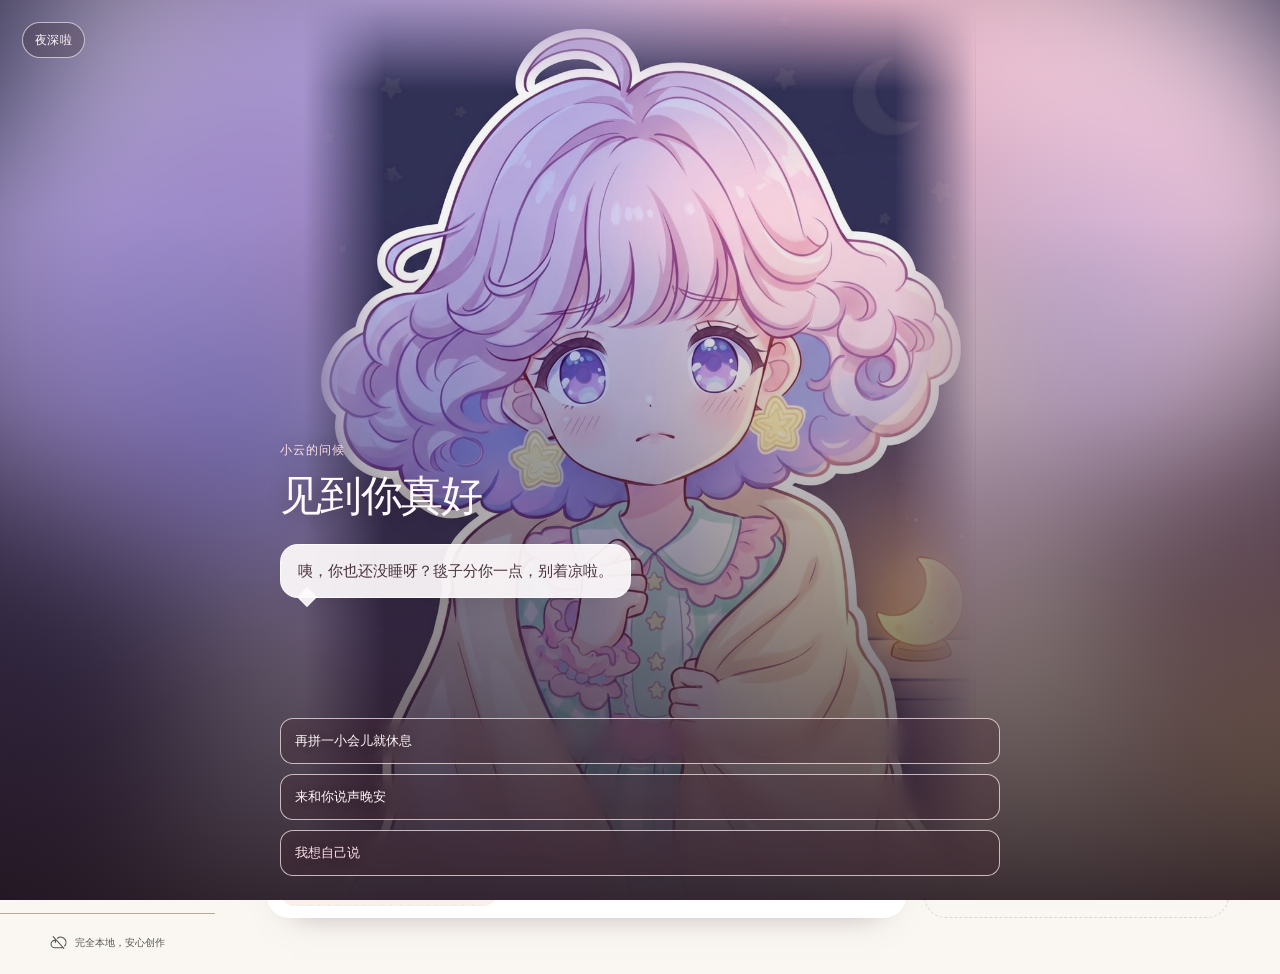
<file: index.html>
<!doctype html>
<html lang="zh-CN">
<head>
<meta charset="utf-8" />
<meta name="viewport" content="width=device-width, initial-scale=1" />
<meta name="robots" content="noindex" />
<meta name="theme-color" content="#f7f1e9" />
<title>星子拼豆</title>
<meta http-equiv="refresh" content="0; url=./app/" />
<style>
  html, body { height: 100%; margin: 0; }
  body { display: grid; place-items: center; padding: 24px; text-align: center;
    background: #f7f1e9; color: #6f5a65;
    font: 14px/1.7 "PingFang SC", "Microsoft YaHei", system-ui, sans-serif; }
  a { color: #a85f76; }
</style>
<script>location.replace("./app/" + location.search + location.hash);</script>
</head>
<body>
  <p>正在打开星子拼豆…<br /><a href="./app/">没有自动跳转？点这里</a></p>
</body>
</html>
</file>
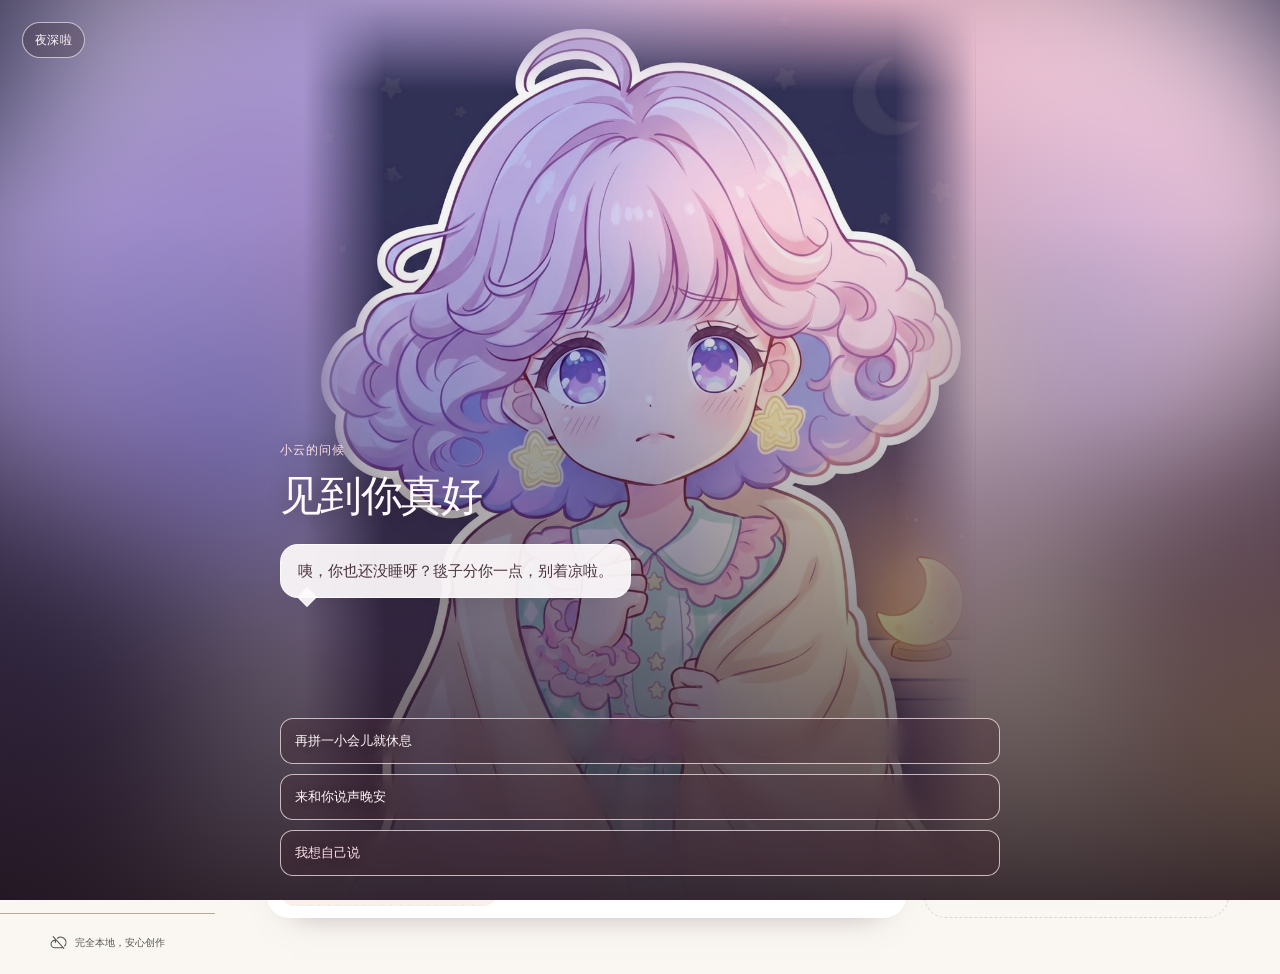
<file: app/index.html>
<!doctype html>
<html lang="zh-CN">
  <head>
    <meta charset="UTF-8" />
    <meta name="viewport" content="width=device-width, initial-scale=1, viewport-fit=cover" />
    <meta name="theme-color" content="" />
    <meta name="color-scheme" content="light dark" />
    <meta name="apple-mobile-web-app-capable" content="yes" />
    <meta name="apple-mobile-web-app-status-bar-style" content="default" />
    <meta name="description" content="星子拼豆，本地拼豆辅助工作室。照片转像素、科学路线与逐豆制作。" />
    <link rel="icon" href="./icon.svg" />
    <link rel="apple-touch-icon" href="./icon-192.png" />
    <title>星子拼豆 · 拼豆工作室</title>
    <style>/* The only source of application colors; loaded before first paint. */
:root {
  font-family:
    "PingFang SC",
    "Microsoft YaHei",
    -apple-system,
    BlinkMacSystemFont,
    "Segoe UI",
    sans-serif;
  color: var(--text-primary);
  background: var(--background);
  font-synthesis: none;
  color-scheme: light;
  text-rendering: optimizeLegibility;
  -webkit-font-smoothing: antialiased;
  --background: #f5f6f8;
  --surface: #ffffff;
  --surface-elevated: #ffffff;
  --surface-soft: #f9fafb;
  --overlay: rgba(255, 255, 255, 0.96);
  --border: #75818d;
  --divider: #eceef1;
  --text-primary: #29323b;
  --text-secondary: #68737f;
  --text-disabled: #9aa4af;
  --accent: #ad4938;
  --accent-hover: #983e30;
  --accent-soft: #fcf0ec;
  --success: #3d754f;
  --warning: #8c5c17;
  --danger: #b14e42;
  --shadow: 0 12px 35px rgba(36, 44, 59, 0.12);
  --scrim: rgba(18, 24, 32, 0.48);
  --canvas-bg: #f7f8fa;
  --grid-line: rgba(93, 105, 118, 0.2);
  --grid-line-major: rgba(93, 105, 118, 0.3);
  --grid-margin: rgba(173, 73, 56, 0.07);
  --cell-empty: #f7f8fa;
  --cell-selected: rgba(65, 141, 175, 0.28);
  --cell-done: rgba(246, 248, 250, 0.78);
  --cell-next: rgba(199, 96, 76, 0.2);
  --highlight: rgba(199, 96, 76, 0.2);
  --text-on-accent: #ffffff;
  --bead-highlight: rgba(255, 255, 255, 0.4);
  --bead-shadow: rgba(20, 28, 36, 0.08);
  --focus-ring: var(--accent);
  --scrim-border: rgba(255, 255, 255, 0.6);
  --skeleton: #e9edf1;
  --checker-a: #e6e9ed;
  --checker-b: #f7f8fa;

  --success-soft: #eaf0ec;
  --success-solid: #42674c;
  --text-on-success: #ffffff;
  --danger-soft: #fcf0ee;
  --selection-stroke: #246e8a;
  --selection-draft: rgba(65, 141, 175, 0.16);
  --cell-muted: rgba(246, 248, 250, 0.88);
  --data-label-light: #ffffff;
  --data-label-dark: #101418;
  --material-shadow: rgba(0, 0, 0, 0.12);
  --illustration-1: #dcaca2;
  --illustration-2: #d3a7a2;
  --illustration-3: #b48e95;
  --illustration-4: #729ca1;
  --illustration-5: #85aaa9;
  --illustration-6: #98b8b6;
  /* Compatibility aliases for existing page styles. */
  --bg: var(--background);
  --canvas: var(--canvas-bg);
  --text: var(--text-primary);
  --muted: var(--text-secondary);
  --subtle: var(--text-secondary);
  --line: var(--border);
  --sidebar: 216px;
  --header: 70px;
  --radius: 14px;
}
:root[data-theme="dark"] {
  color-scheme: dark;
  /* Night is drawn from the home page: warm plum-charcoal, dusty rose ink. */
  --background: #171315;
  --surface: #211b1e;
  --surface-elevated: #2a2225;
  --surface-soft: #241d20;
  --overlay: rgba(33, 27, 30, 0.97);
  --border: #5e4d51;
  --divider: #34292d;
  --text-primary: #f3eae7;
  --text-secondary: #b9a9a6;
  --text-disabled: #8a7a76;
  --accent: #e8b3bd;
  --accent-hover: #f2c4cc;
  --accent-soft: #39292e;
  --success: #a7c9ae;
  --warning: #e3bd82;
  --danger: #e79086;
  --shadow: 0 16px 40px rgba(0, 0, 0, 0.55);
  --scrim: rgba(12, 8, 10, 0.66);
  --canvas-bg: #1b1619;
  --grid-line: rgba(214, 180, 184, 0.16);
  --grid-line-major: rgba(214, 180, 184, 0.26);
  --grid-margin: rgba(232, 179, 189, 0.06);
  --cell-empty: #1b1619;
  --cell-selected: rgba(224, 178, 124, 0.26);
  --cell-done: rgba(23, 19, 21, 0.62);
  --cell-next: rgba(224, 138, 128, 0.22);
  --highlight: rgba(224, 138, 128, 0.22);
  --text-on-accent: #2b1a1f;
  --bead-highlight: rgba(255, 255, 255, 0.2);
  --bead-shadow: rgba(0, 0, 0, 0.45);
  --focus-ring: #f0c0c8;
  --scrim-border: rgba(255, 255, 255, 0.16);
  --skeleton: #2c2327;
  --checker-a: #2b2226;
  --checker-b: #1b1619;
  --bg: var(--background);
  --canvas: var(--canvas-bg);
  --text: var(--text-primary);
  --muted: var(--text-secondary);
  --subtle: var(--text-secondary);
  --line: var(--border);

  --success-soft: #26332b;
  --success-solid: #a7c9ae;
  --text-on-success: #1b221c;
  --danger-soft: #3b2728;
  --selection-stroke: #e0b27c;
  --selection-draft: rgba(224, 178, 124, 0.16);
  --cell-muted: rgba(23, 19, 21, 0.82);
  --data-label-light: #ffffff;
  --data-label-dark: #141011;
  --material-shadow: rgba(0, 0, 0, 0.45);
  --illustration-1: #b08a84;
  --illustration-2: #a17f7a;
  --illustration-3: #9a7b84;
  --illustration-4: #7d6a79;
  --illustration-5: #8d757c;
  --illustration-6: #a98b90;
}
</style>
    <style>
      html, body, #root { min-height: 100%; margin: 0; }
      body { background: inherit; }
    </style>
    <script>
      (() => {
        // Day and night are the only two states. A device's system preference
        // seeds the very first visit; after that the stored choice wins.
        let preference = 'light';
        try {
          const saved = localStorage.getItem('bead-theme');
          if (saved === 'dark' || saved === 'light') preference = saved;
          else {
            preference = window.matchMedia?.('(prefers-color-scheme: dark)').matches ? 'dark' : 'light';
            localStorage.setItem('bead-theme', preference);
          }
        } catch {
          preference = window.matchMedia?.('(prefers-color-scheme: dark)').matches ? 'dark' : 'light';
        }
        const dark = preference === 'dark';
        const root = document.documentElement;
        root.dataset.theme = dark ? 'dark' : 'light';
        root.style.colorScheme = root.dataset.theme;
        document.querySelector('meta[name="theme-color"]').content = getComputedStyle(root).getPropertyValue('--background').trim();
        document.querySelector('meta[name="apple-mobile-web-app-status-bar-style"]').content = dark ? 'black-translucent' : 'default';
        const manifest = document.createElement('link');
        manifest.rel = 'manifest';
        manifest.href = './manifest-' + root.dataset.theme + '.webmanifest';
        document.head.appendChild(manifest);
      })();
    </script>
    <script type="module" crossorigin src="./assets/index-C3W16nnz.js"></script>
    <link rel="stylesheet" crossorigin href="./assets/index-CtnnDb44.css">
  </head>
  <body>
    <div id="root"></div>
  </body>
</html>
</file>
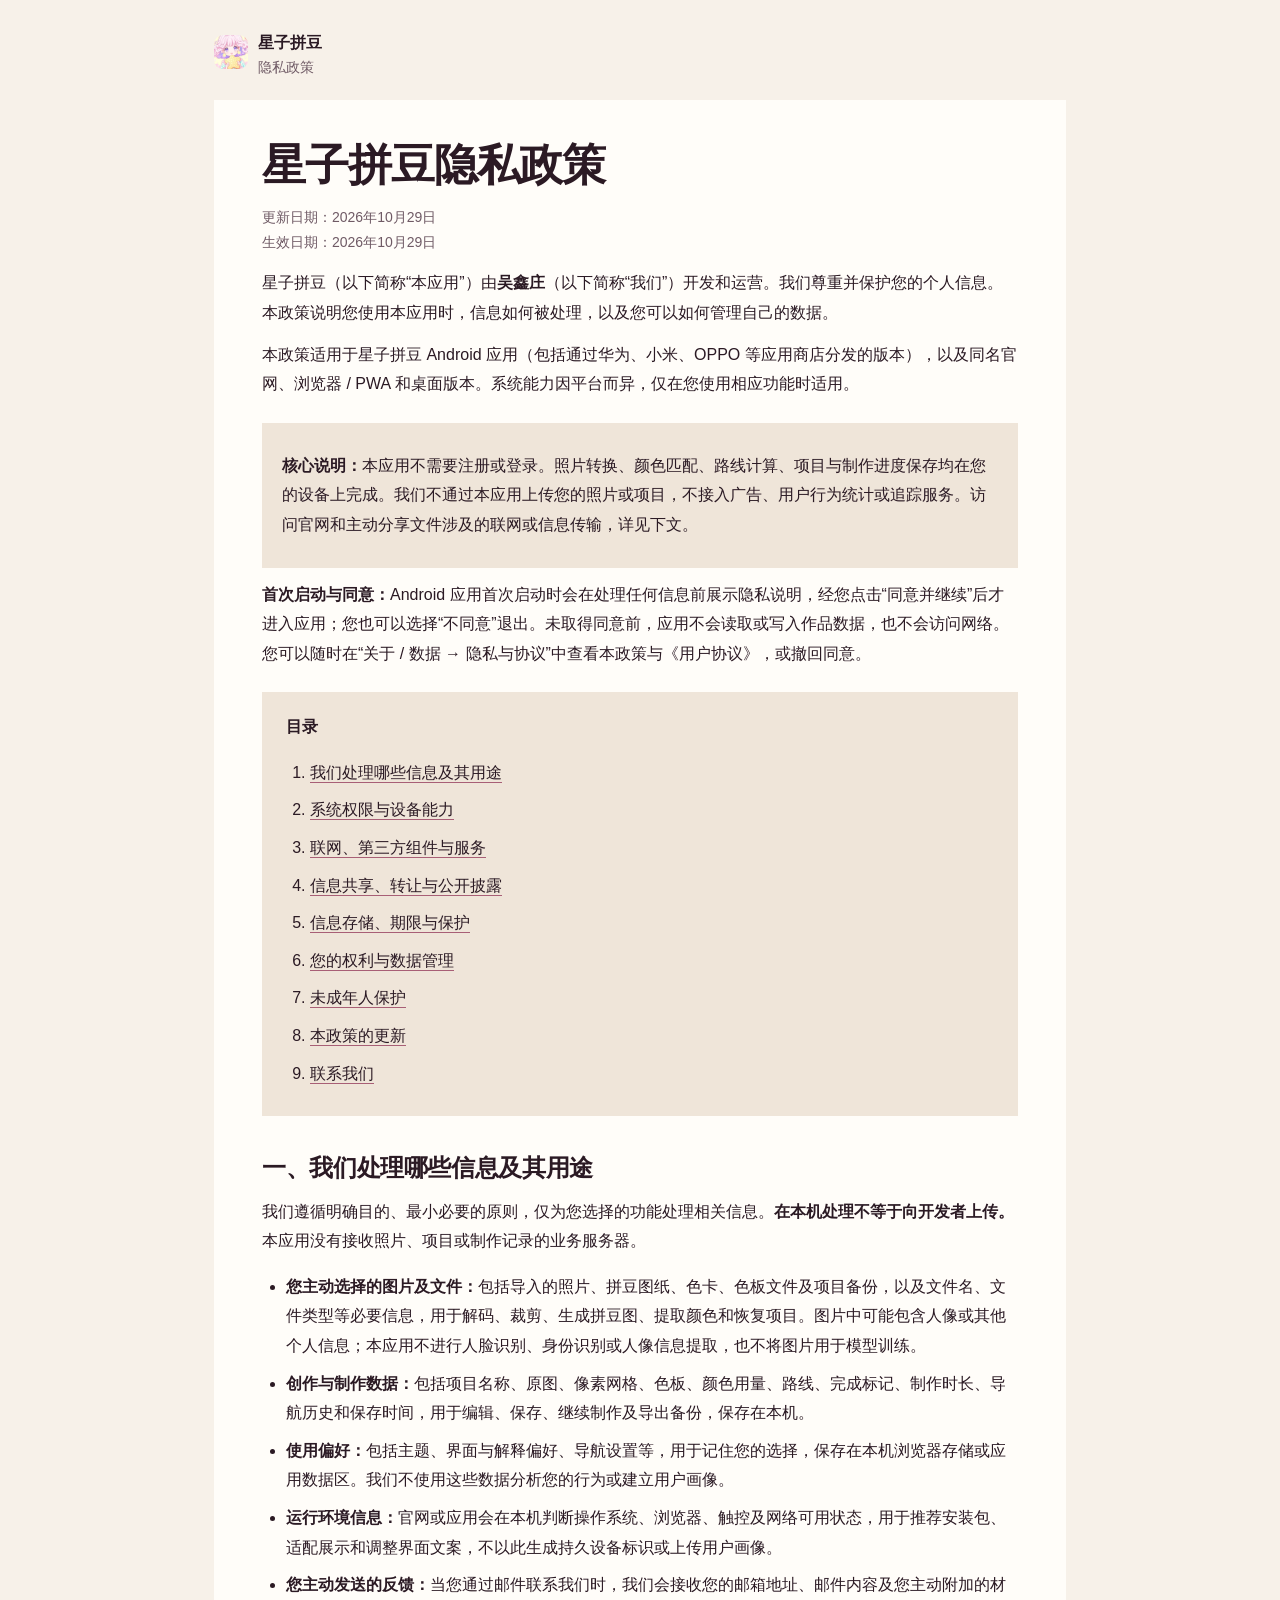
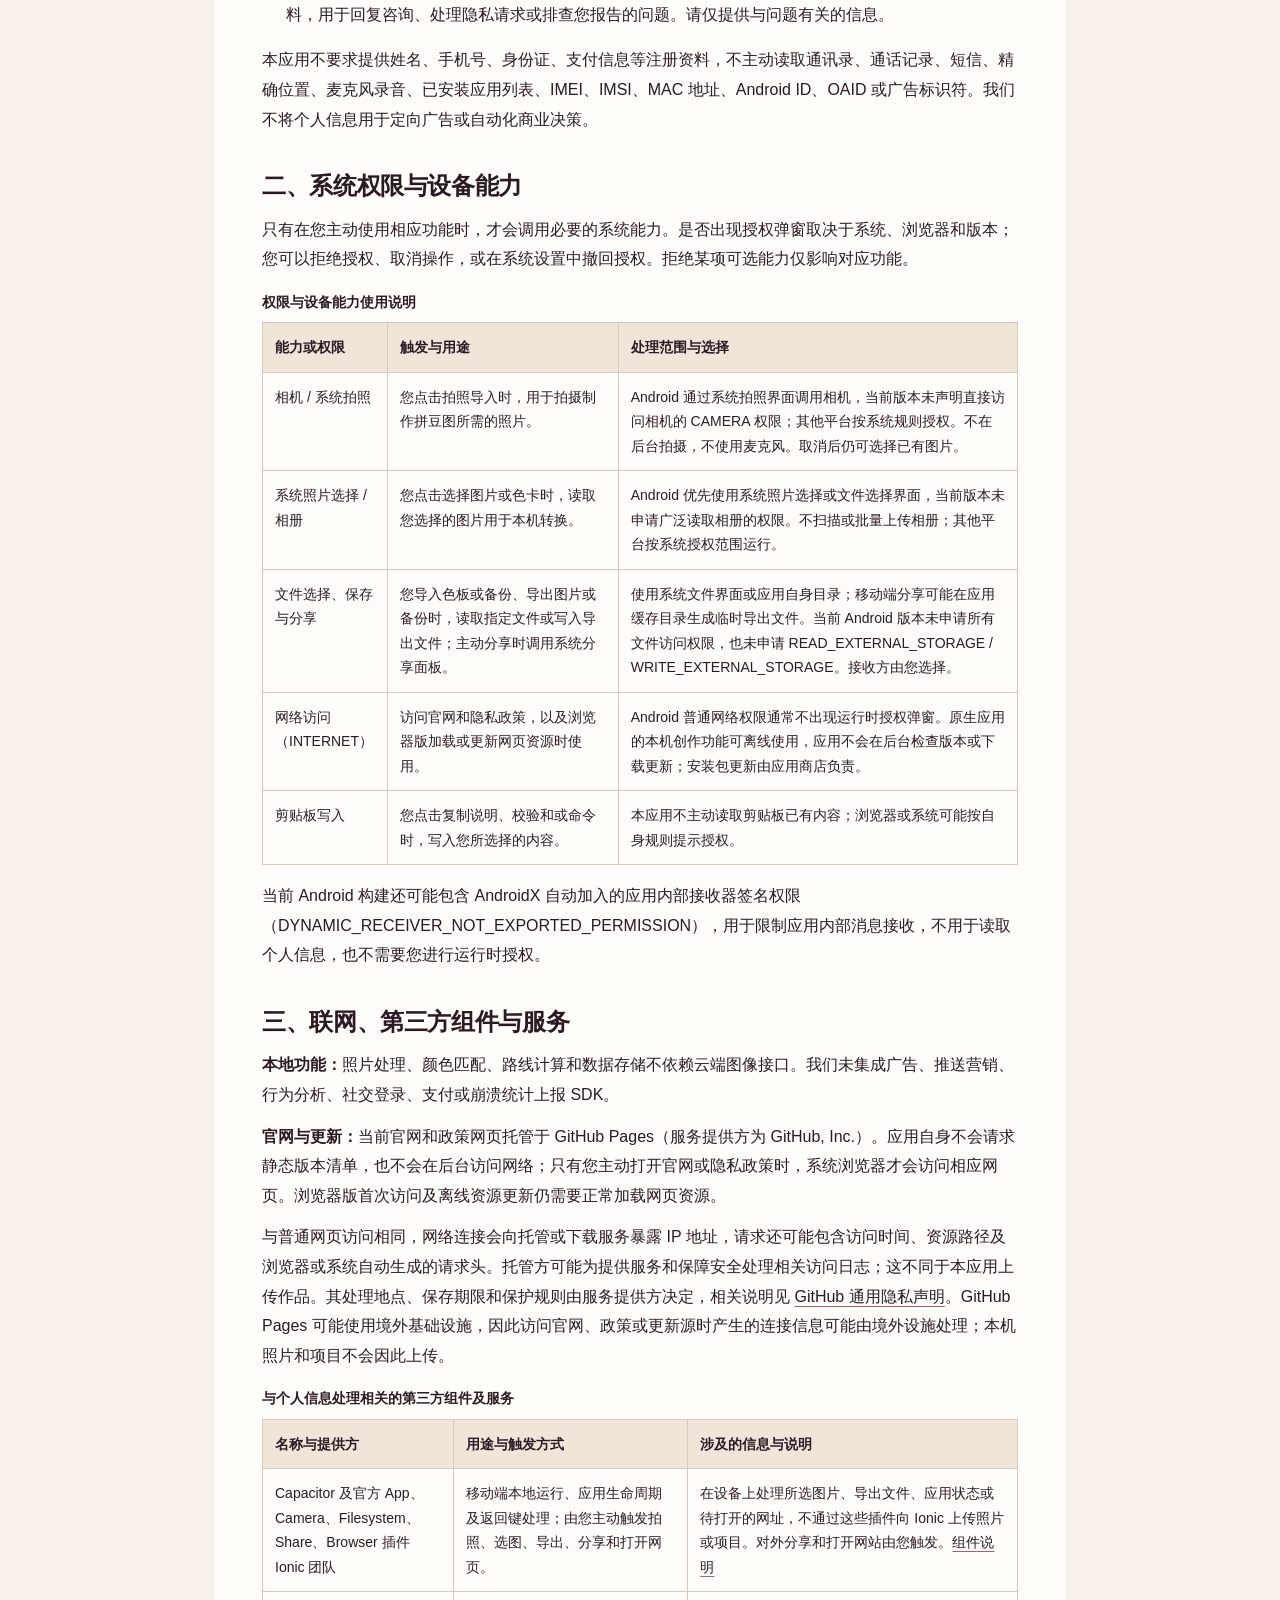
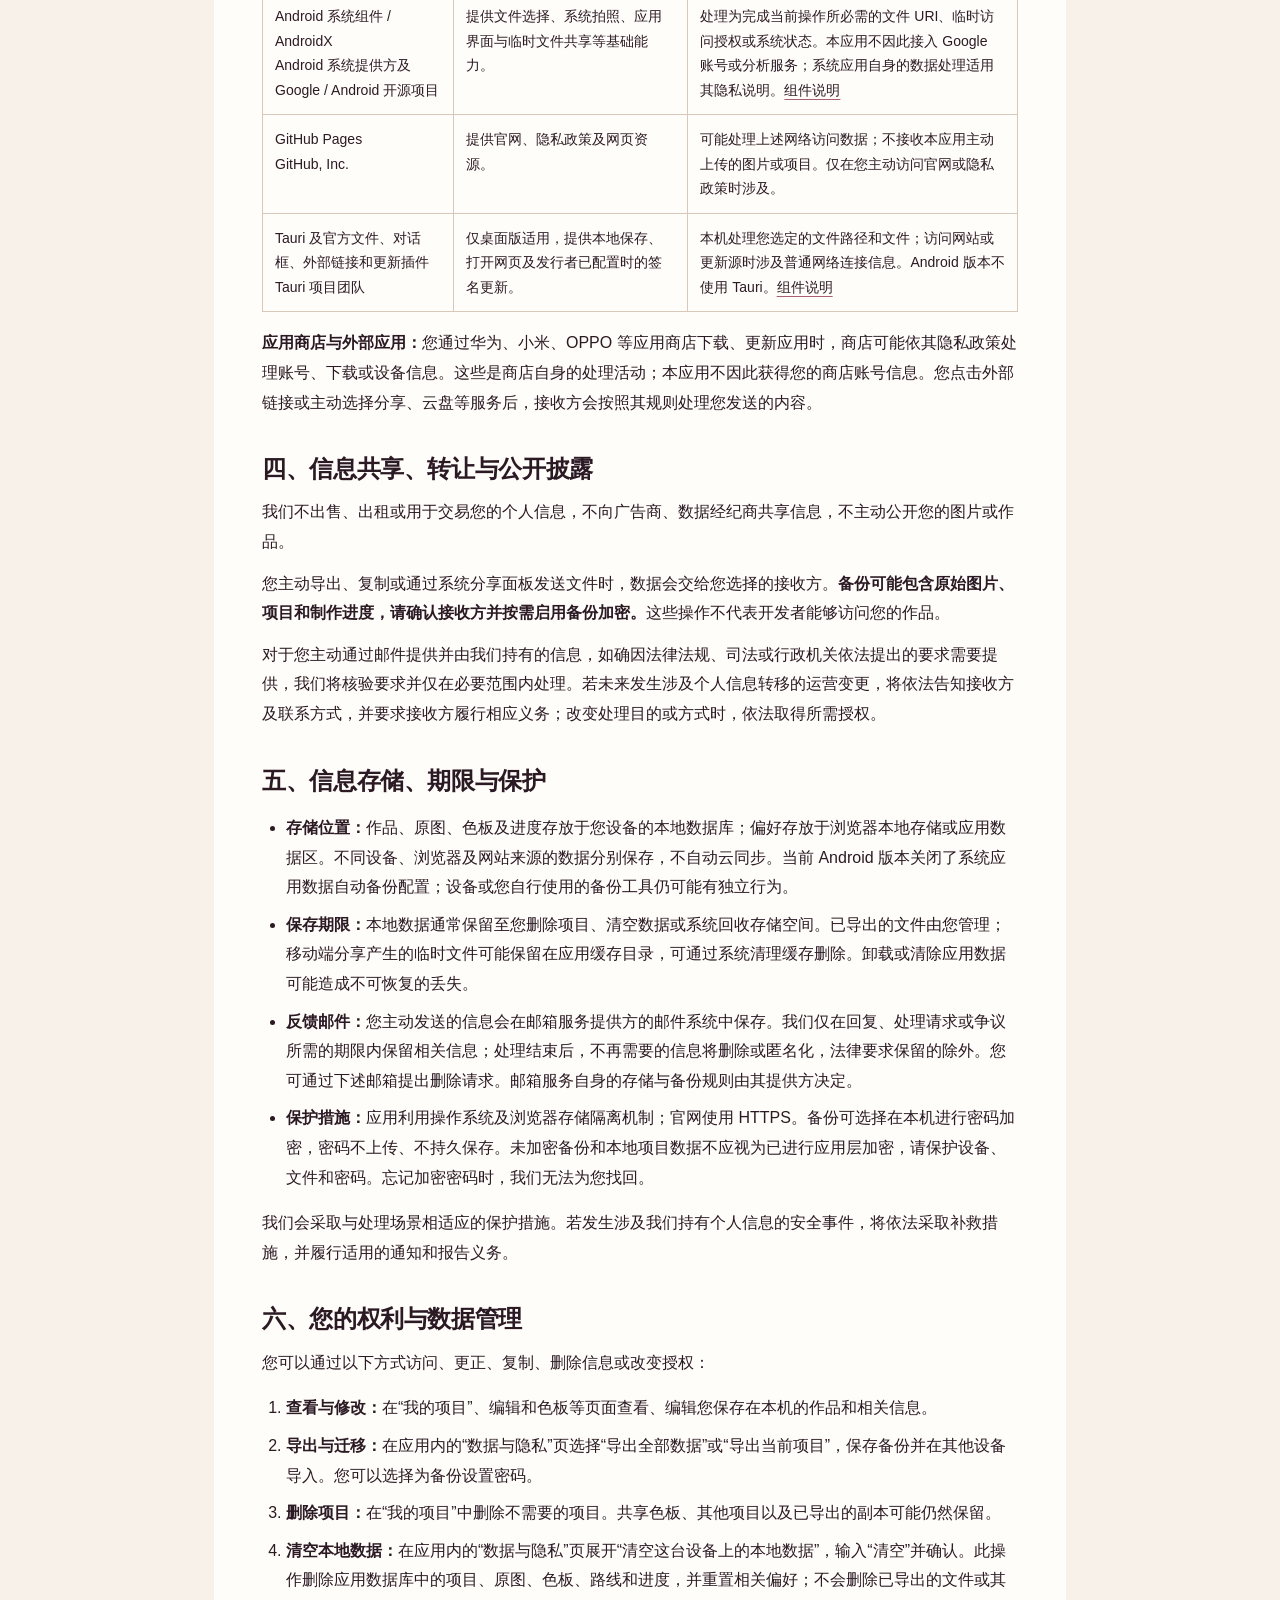
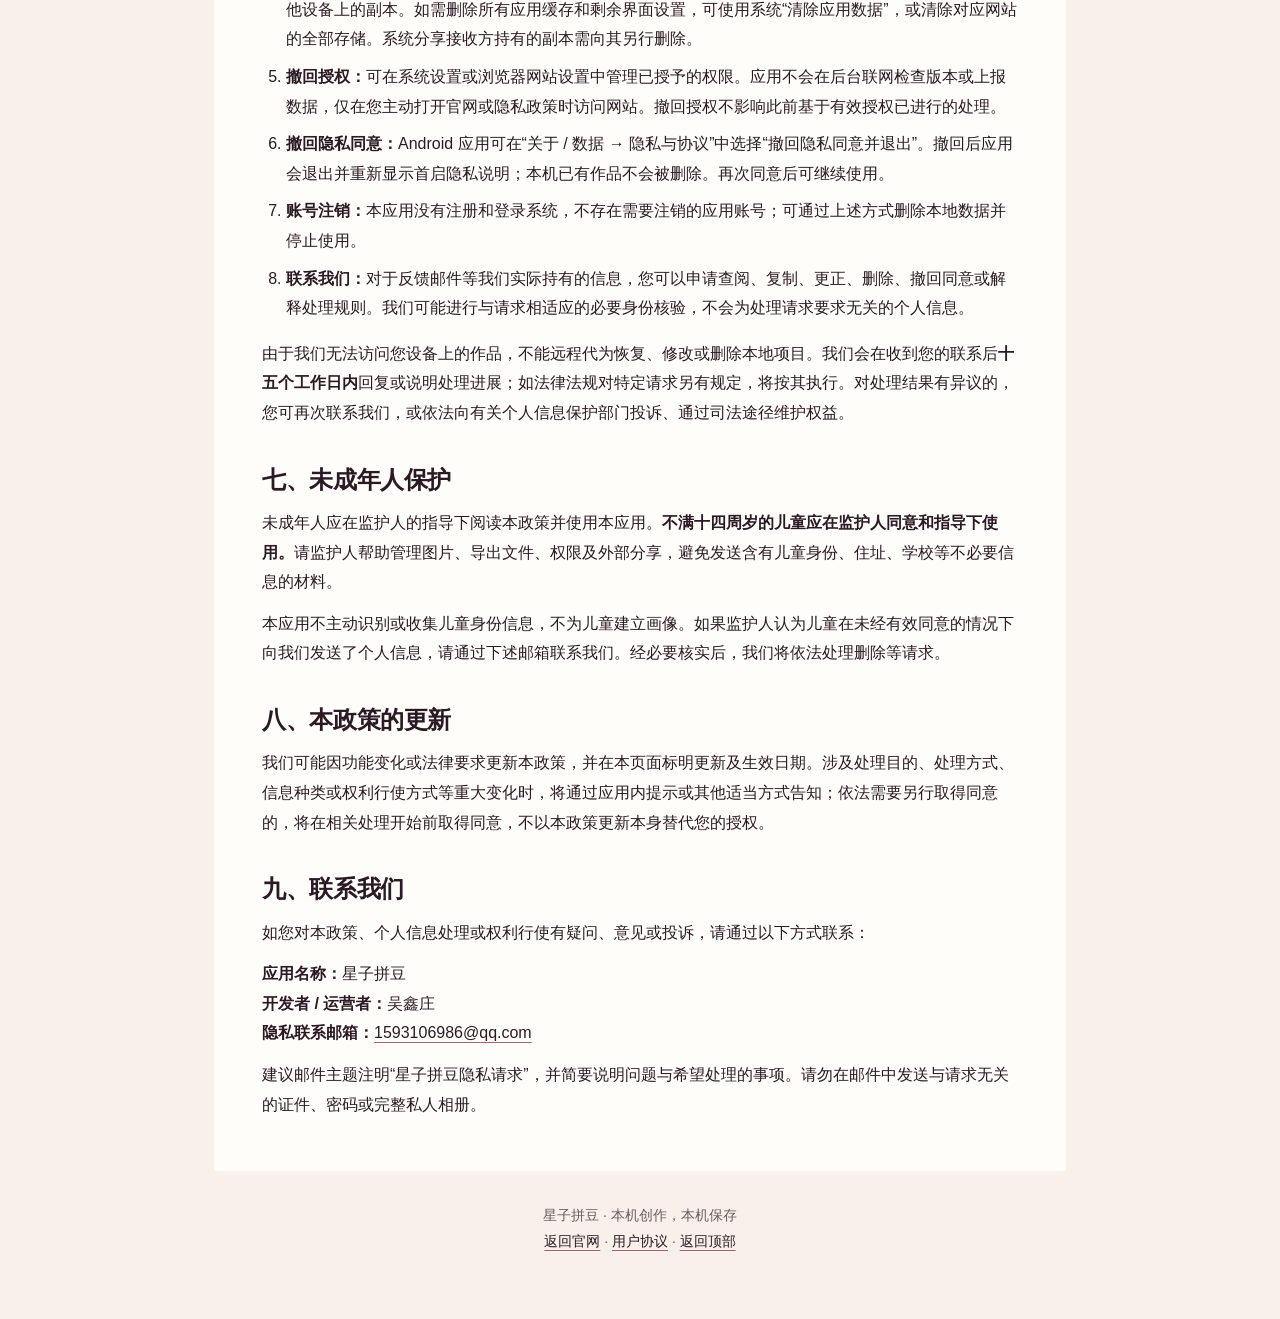
<file: app/privacy.html>
<!doctype html>
<html lang="zh-CN">
<head>
  <meta charset="UTF-8">
  <meta name="viewport" content="width=device-width, initial-scale=1">
  <meta name="theme-color" content="#f7f1e9">
  <meta name="color-scheme" content="light dark">
  <meta name="referrer" content="no-referrer">
  <meta name="description" content="星子拼豆隐私政策：了解照片与项目的本地处理、系统权限、联网与第三方组件、数据删除及联系方式。">
  <title>隐私政策｜星子拼豆</title>
  <style>
    :root {
      color-scheme: light;
      --bg: #f7f1e9;
      --paper: #fffdf9;
      --paper-2: #efe5d9;
      --text: #2b1a24;
      --muted: #6f5a65;
      --line: #d8c7ba;
      --accent: #a85f76;
      --serif: "Noto Serif SC", "Source Han Serif SC", "Songti SC", "STSong", "SimSun", serif;
      --sans: "Noto Sans SC", "Source Han Sans SC", "PingFang SC", "Microsoft YaHei", sans-serif;
    }
    @media (prefers-color-scheme: dark) {
      :root { color-scheme: dark; --bg: #21151c; --paper: #2b1b23; --paper-2: #35232c; --text: #f7f1e9; --muted: #d8c6ce; --line: #4a3540; --accent: #e0a9b8; }
    }
    * { box-sizing: border-box; }
    html { scroll-padding-top: 24px; }
    body { margin: 0; background: var(--bg); color: var(--text); font-family: var(--sans); font-size: 16px; line-height: 1.85; overflow-wrap: anywhere; }
    .page { max-width: 900px; margin: 0 auto; padding: 28px 24px 64px; }
    a { color: var(--text); text-decoration-color: var(--accent); text-underline-offset: 4px; }
    a:focus-visible { outline: 3px solid var(--text); outline-offset: 4px; }
    .brand { display: inline-flex; align-items: center; gap: 10px; margin-bottom: 24px; min-height: 44px; font-weight: 600; text-decoration: none; }
    .brand img { width: 34px; height: 34px; border-radius: 9px; }
    .brand small { display: block; color: var(--muted); font-size: 14px; font-weight: 400; line-height: 1.3; }
    main { padding: 40px 48px; background: var(--paper); }
    h1 { margin: 0 0 8px; font-family: var(--serif); font-size: clamp(30px, 4vw, 44px); line-height: 1.2; letter-spacing: -.025em; }
    h2 { margin: 36px 0 12px; font-family: var(--serif); font-size: 24px; line-height: 1.35; letter-spacing: -.015em; }
    p { margin: 12px 0; }
    ul, ol { padding-left: 24px; }
    li { margin: 8px 0; }
    .meta, footer { color: var(--muted); font-size: 14px; }
    .summary { margin-top: 24px; padding: 16px 20px; background: var(--paper-2); }
    .contents { padding: 20px 24px; background: var(--paper-2); margin-top: 24px; }
    .contents ol { margin-bottom: 0; }
    .table-wrap { overflow-x: auto; margin: 16px 0; }
    table { border-collapse: collapse; width: 100%; font-size: 14px; line-height: 1.75; }
    caption { text-align: left; font-weight: 650; margin-bottom: 8px; }
    th, td { border: 1px solid var(--line); padding: 12px; text-align: left; vertical-align: top; min-width: 110px; }
    th { background: var(--paper-2); }
    footer { margin-top: 32px; text-align: center; }
    @media (max-width: 600px) { .page { padding: 20px 14px 40px; } main { padding: 26px 20px; } .brand { margin-bottom: 20px; } h2 { font-size: 21px; } }
    @media print { :root { --bg: #fff; --paper: #fff; --text: #000; --muted: #333; --line: #bbb; --accent: #000; } .page { max-width: none; padding: 0; } main { border: 0; padding: 0; } .brand, .contents, footer { display: none; } h2 { break-after: avoid; } tr { break-inside: avoid; } }
  </style>
</head>
<body data-embedded="true">
  <div class="page">
    <a class="brand" href="https://xinzi.work/" target="_blank" rel="noopener noreferrer" aria-label="星子拼豆首页">
      <img src="./icon.svg" width="34" height="34" alt="">
      <span>星子拼豆<small>隐私政策</small></span>
    </a>
    <main id="main-content">
      <header>
        <h1>星子拼豆隐私政策</h1>
        <p class="meta">更新日期：2026年10月29日<br>生效日期：2026年10月29日</p>
        <p>星子拼豆（以下简称“本应用”）由<strong>吴鑫庄</strong>（以下简称“我们”）开发和运营。我们尊重并保护您的个人信息。本政策说明您使用本应用时，信息如何被处理，以及您可以如何管理自己的数据。</p>
        <p>本政策适用于星子拼豆 Android 应用（包括通过华为、小米、OPPO 等应用商店分发的版本），以及同名官网、浏览器 / PWA 和桌面版本。系统能力因平台而异，仅在您使用相应功能时适用。</p>
        <div class="summary"><p><strong>核心说明：</strong>本应用不需要注册或登录。照片转换、颜色匹配、路线计算、项目与制作进度保存均在您的设备上完成。我们不通过本应用上传您的照片或项目，不接入广告、用户行为统计或追踪服务。访问官网和主动分享文件涉及的联网或信息传输，详见下文。</p></div>
        <p><strong>首次启动与同意：</strong>Android 应用首次启动时会在处理任何信息前展示隐私说明，经您点击“同意并继续”后才进入应用；您也可以选择“不同意”退出。未取得同意前，应用不会读取或写入作品数据，也不会访问网络。您可以随时在“关于 / 数据 → 隐私与协议”中查看本政策与《用户协议》，或撤回同意。</p>
      </header>

      <nav class="contents" aria-label="隐私政策目录">
        <strong>目录</strong>
        <ol>
          <li><a href="#information">我们处理哪些信息及其用途</a></li>
          <li><a href="#permissions">系统权限与设备能力</a></li>
          <li><a href="#network">联网、第三方组件与服务</a></li>
          <li><a href="#sharing">信息共享、转让与公开披露</a></li>
          <li><a href="#storage">信息存储、期限与保护</a></li>
          <li><a href="#rights">您的权利与数据管理</a></li>
          <li><a href="#children">未成年人保护</a></li>
          <li><a href="#changes">本政策的更新</a></li>
          <li><a href="#contact">联系我们</a></li>
        </ol>
      </nav>

      <section id="information">
        <h2>一、我们处理哪些信息及其用途</h2>
        <p>我们遵循明确目的、最小必要的原则，仅为您选择的功能处理相关信息。<strong>在本机处理不等于向开发者上传。</strong>本应用没有接收照片、项目或制作记录的业务服务器。</p>
        <ul>
          <li><strong>您主动选择的图片及文件：</strong>包括导入的照片、拼豆图纸、色卡、色板文件及项目备份，以及文件名、文件类型等必要信息，用于解码、裁剪、生成拼豆图、提取颜色和恢复项目。图片中可能包含人像或其他个人信息；本应用不进行人脸识别、身份识别或人像信息提取，也不将图片用于模型训练。</li>
          <li><strong>创作与制作数据：</strong>包括项目名称、原图、像素网格、色板、颜色用量、路线、完成标记、制作时长、导航历史和保存时间，用于编辑、保存、继续制作及导出备份，保存在本机。</li>
          <li><strong>使用偏好：</strong>包括主题、界面与解释偏好、导航设置等，用于记住您的选择，保存在本机浏览器存储或应用数据区。我们不使用这些数据分析您的行为或建立用户画像。</li>
          <li><strong>运行环境信息：</strong>官网或应用会在本机判断操作系统、浏览器、触控及网络可用状态，用于推荐安装包、适配展示和调整界面文案，不以此生成持久设备标识或上传用户画像。</li>
          <li><strong>您主动发送的反馈：</strong>当您通过邮件联系我们时，我们会接收您的邮箱地址、邮件内容及您主动附加的材料，用于回复咨询、处理隐私请求或排查您报告的问题。请仅提供与问题有关的信息。</li>
        </ul>
        <p>本应用不要求提供姓名、手机号、身份证、支付信息等注册资料，不主动读取通讯录、通话记录、短信、精确位置、麦克风录音、已安装应用列表、IMEI、IMSI、MAC 地址、Android ID、OAID 或广告标识符。我们不将个人信息用于定向广告或自动化商业决策。</p>
      </section>

      <section id="permissions">
        <h2>二、系统权限与设备能力</h2>
        <p>只有在您主动使用相应功能时，才会调用必要的系统能力。是否出现授权弹窗取决于系统、浏览器和版本；您可以拒绝授权、取消操作，或在系统设置中撤回授权。拒绝某项可选能力仅影响对应功能。</p>
        <div class="table-wrap">
          <table>
            <caption>权限与设备能力使用说明</caption>
            <thead><tr><th scope="col">能力或权限</th><th scope="col">触发与用途</th><th scope="col">处理范围与选择</th></tr></thead>
            <tbody>
              <tr><td>相机 / 系统拍照</td><td>您点击拍照导入时，用于拍摄制作拼豆图所需的照片。</td><td>Android 通过系统拍照界面调用相机，当前版本未声明直接访问相机的 CAMERA 权限；其他平台按系统规则授权。不在后台拍摄，不使用麦克风。取消后仍可选择已有图片。</td></tr>
              <tr><td>系统照片选择 / 相册</td><td>您点击选择图片或色卡时，读取您选择的图片用于本机转换。</td><td>Android 优先使用系统照片选择或文件选择界面，当前版本未申请广泛读取相册的权限。不扫描或批量上传相册；其他平台按系统授权范围运行。</td></tr>
              <tr><td>文件选择、保存与分享</td><td>您导入色板或备份、导出图片或备份时，读取指定文件或写入导出文件；主动分享时调用系统分享面板。</td><td>使用系统文件界面或应用自身目录；移动端分享可能在应用缓存目录生成临时导出文件。当前 Android 版本未申请所有文件访问权限，也未申请 READ_EXTERNAL_STORAGE / WRITE_EXTERNAL_STORAGE。接收方由您选择。</td></tr>
              <tr><td>网络访问（INTERNET）</td><td>访问官网和隐私政策，以及浏览器版加载或更新网页资源时使用。</td><td>Android 普通网络权限通常不出现运行时授权弹窗。原生应用的本机创作功能可离线使用，应用不会在后台检查版本或下载更新；安装包更新由应用商店负责。</td></tr>
              <tr><td>剪贴板写入</td><td>您点击复制说明、校验和或命令时，写入您所选择的内容。</td><td>本应用不主动读取剪贴板已有内容；浏览器或系统可能按自身规则提示授权。</td></tr>
            </tbody>
          </table>
        </div>
        <p>当前 Android 构建还可能包含 AndroidX 自动加入的应用内部接收器签名权限（DYNAMIC_RECEIVER_NOT_EXPORTED_PERMISSION），用于限制应用内部消息接收，不用于读取个人信息，也不需要您进行运行时授权。</p>
      </section>

      <section id="network">
        <h2>三、联网、第三方组件与服务</h2>
        <p><strong>本地功能：</strong>照片处理、颜色匹配、路线计算和数据存储不依赖云端图像接口。我们未集成广告、推送营销、行为分析、社交登录、支付或崩溃统计上报 SDK。</p>
        <p><strong>官网与更新：</strong>当前官网和政策网页托管于 GitHub Pages（服务提供方为 GitHub, Inc.）。应用自身不会请求静态版本清单，也不会在后台访问网络；只有您主动打开官网或隐私政策时，系统浏览器才会访问相应网页。浏览器版首次访问及离线资源更新仍需要正常加载网页资源。</p>
        <p>与普通网页访问相同，网络连接会向托管或下载服务暴露 IP 地址，请求还可能包含访问时间、资源路径及浏览器或系统自动生成的请求头。托管方可能为提供服务和保障安全处理相关访问日志；这不同于本应用上传作品。其处理地点、保存期限和保护规则由服务提供方决定，相关说明见 <a href="https://docs.github.com/zh/site-policy/privacy-policies/github-general-privacy-statement" target="_blank" rel="noopener noreferrer">GitHub 通用隐私声明</a>。GitHub Pages 可能使用境外基础设施，因此访问官网、政策或更新源时产生的连接信息可能由境外设施处理；本机照片和项目不会因此上传。</p>
        <div class="table-wrap">
          <table>
            <caption>与个人信息处理相关的第三方组件及服务</caption>
            <thead><tr><th scope="col">名称与提供方</th><th scope="col">用途与触发方式</th><th scope="col">涉及的信息与说明</th></tr></thead>
            <tbody>
              <tr><td>Capacitor 及官方 App、Camera、Filesystem、Share、Browser 插件<br>Ionic 团队</td><td>移动端本地运行、应用生命周期及返回键处理；由您主动触发拍照、选图、导出、分享和打开网页。</td><td>在设备上处理所选图片、导出文件、应用状态或待打开的网址，不通过这些插件向 Ionic 上传照片或项目。对外分享和打开网站由您触发。<a href="https://capacitorjs.com/docs" target="_blank" rel="noopener noreferrer">组件说明</a></td></tr>
              <tr><td>Android 系统组件 / AndroidX<br>Android 系统提供方及 Google / Android 开源项目</td><td>提供文件选择、系统拍照、应用界面与临时文件共享等基础能力。</td><td>处理为完成当前操作所必需的文件 URI、临时访问授权或系统状态。本应用不因此接入 Google 账号或分析服务；系统应用自身的数据处理适用其隐私说明。<a href="https://developer.android.com/jetpack/androidx" target="_blank" rel="noopener noreferrer">组件说明</a></td></tr>
              <tr><td>GitHub Pages<br>GitHub, Inc.</td><td>提供官网、隐私政策及网页资源。</td><td>可能处理上述网络访问数据；不接收本应用主动上传的图片或项目。仅在您主动访问官网或隐私政策时涉及。</td></tr>
              <tr><td>Tauri 及官方文件、对话框、外部链接和更新插件<br>Tauri 项目团队</td><td>仅桌面版适用，提供本地保存、打开网页及发行者已配置时的签名更新。</td><td>本机处理您选定的文件路径和文件；访问网站或更新源时涉及普通网络连接信息。Android 版本不使用 Tauri。<a href="https://tauri.app/" target="_blank" rel="noopener noreferrer">组件说明</a></td></tr>
            </tbody>
          </table>
        </div>
        <p><strong>应用商店与外部应用：</strong>您通过华为、小米、OPPO 等应用商店下载、更新应用时，商店可能依其隐私政策处理账号、下载或设备信息。这些是商店自身的处理活动；本应用不因此获得您的商店账号信息。您点击外部链接或主动选择分享、云盘等服务后，接收方会按照其规则处理您发送的内容。</p>
      </section>

      <section id="sharing">
        <h2>四、信息共享、转让与公开披露</h2>
        <p>我们不出售、出租或用于交易您的个人信息，不向广告商、数据经纪商共享信息，不主动公开您的图片或作品。</p>
        <p>您主动导出、复制或通过系统分享面板发送文件时，数据会交给您选择的接收方。<strong>备份可能包含原始图片、项目和制作进度，请确认接收方并按需启用备份加密。</strong>这些操作不代表开发者能够访问您的作品。</p>
        <p>对于您主动通过邮件提供并由我们持有的信息，如确因法律法规、司法或行政机关依法提出的要求需要提供，我们将核验要求并仅在必要范围内处理。若未来发生涉及个人信息转移的运营变更，将依法告知接收方及联系方式，并要求接收方履行相应义务；改变处理目的或方式时，依法取得所需授权。</p>
      </section>

      <section id="storage">
        <h2>五、信息存储、期限与保护</h2>
        <ul>
          <li><strong>存储位置：</strong>作品、原图、色板及进度存放于您设备的本地数据库；偏好存放于浏览器本地存储或应用数据区。不同设备、浏览器及网站来源的数据分别保存，不自动云同步。当前 Android 版本关闭了系统应用数据自动备份配置；设备或您自行使用的备份工具仍可能有独立行为。</li>
          <li><strong>保存期限：</strong>本地数据通常保留至您删除项目、清空数据或系统回收存储空间。已导出的文件由您管理；移动端分享产生的临时文件可能保留在应用缓存目录，可通过系统清理缓存删除。卸载或清除应用数据可能造成不可恢复的丢失。</li>
          <li><strong>反馈邮件：</strong>您主动发送的信息会在邮箱服务提供方的邮件系统中保存。我们仅在回复、处理请求或争议所需的期限内保留相关信息；处理结束后，不再需要的信息将删除或匿名化，法律要求保留的除外。您可通过下述邮箱提出删除请求。邮箱服务自身的存储与备份规则由其提供方决定。</li>
          <li><strong>保护措施：</strong>应用利用操作系统及浏览器存储隔离机制；官网使用 HTTPS。备份可选择在本机进行密码加密，密码不上传、不持久保存。未加密备份和本地项目数据不应视为已进行应用层加密，请保护设备、文件和密码。忘记加密密码时，我们无法为您找回。</li>
        </ul>
        <p>我们会采取与处理场景相适应的保护措施。若发生涉及我们持有个人信息的安全事件，将依法采取补救措施，并履行适用的通知和报告义务。</p>
      </section>

      <section id="rights">
        <h2>六、您的权利与数据管理</h2>
        <p>您可以通过以下方式访问、更正、复制、删除信息或改变授权：</p>
        <ol>
          <li><strong>查看与修改：</strong>在“我的项目”、编辑和色板等页面查看、编辑您保存在本机的作品和相关信息。</li>
          <li><strong>导出与迁移：</strong>在应用内的“数据与隐私”页选择“导出全部数据”或“导出当前项目”，保存备份并在其他设备导入。您可以选择为备份设置密码。</li>
          <li><strong>删除项目：</strong>在“我的项目”中删除不需要的项目。共享色板、其他项目以及已导出的副本可能仍然保留。</li>
          <li><strong>清空本地数据：</strong>在应用内的“数据与隐私”页展开“清空这台设备上的本地数据”，输入“清空”并确认。此操作删除应用数据库中的项目、原图、色板、路线和进度，并重置相关偏好；不会删除已导出的文件或其他设备上的副本。如需删除所有应用缓存和剩余界面设置，可使用系统“清除应用数据”，或清除对应网站的全部存储。系统分享接收方持有的副本需向其另行删除。</li>
          <li><strong>撤回授权：</strong>可在系统设置或浏览器网站设置中管理已授予的权限。应用不会在后台联网检查版本或上报数据，仅在您主动打开官网或隐私政策时访问网站。撤回授权不影响此前基于有效授权已进行的处理。</li>
          <li><strong>撤回隐私同意：</strong>Android 应用可在“关于 / 数据 → 隐私与协议”中选择“撤回隐私同意并退出”。撤回后应用会退出并重新显示首启隐私说明；本机已有作品不会被删除。再次同意后可继续使用。</li>
          <li><strong>账号注销：</strong>本应用没有注册和登录系统，不存在需要注销的应用账号；可通过上述方式删除本地数据并停止使用。</li>
          <li><strong>联系我们：</strong>对于反馈邮件等我们实际持有的信息，您可以申请查阅、复制、更正、删除、撤回同意或解释处理规则。我们可能进行与请求相适应的必要身份核验，不会为处理请求要求无关的个人信息。</li>
        </ol>
        <p>由于我们无法访问您设备上的作品，不能远程代为恢复、修改或删除本地项目。我们会在收到您的联系后<strong>十五个工作日内</strong>回复或说明处理进展；如法律法规对特定请求另有规定，将按其执行。对处理结果有异议的，您可再次联系我们，或依法向有关个人信息保护部门投诉、通过司法途径维护权益。</p>
      </section>

      <section id="children">
        <h2>七、未成年人保护</h2>
        <p>未成年人应在监护人的指导下阅读本政策并使用本应用。<strong>不满十四周岁的儿童应在监护人同意和指导下使用。</strong>请监护人帮助管理图片、导出文件、权限及外部分享，避免发送含有儿童身份、住址、学校等不必要信息的材料。</p>
        <p>本应用不主动识别或收集儿童身份信息，不为儿童建立画像。如果监护人认为儿童在未经有效同意的情况下向我们发送了个人信息，请通过下述邮箱联系我们。经必要核实后，我们将依法处理删除等请求。</p>
      </section>

      <section id="changes">
        <h2>八、本政策的更新</h2>
        <p>我们可能因功能变化或法律要求更新本政策，并在本页面标明更新及生效日期。涉及处理目的、处理方式、信息种类或权利行使方式等重大变化时，将通过应用内提示或其他适当方式告知；依法需要另行取得同意的，将在相关处理开始前取得同意，不以本政策更新本身替代您的授权。</p>
      </section>

      <section id="contact">
        <h2>九、联系我们</h2>
        <p>如您对本政策、个人信息处理或权利行使有疑问、意见或投诉，请通过以下方式联系：</p>
        <p><strong>应用名称：</strong>星子拼豆<br><strong>开发者 / 运营者：</strong>吴鑫庄<br><strong>隐私联系邮箱：</strong><a href="mailto:1593106986@qq.com">1593106986@qq.com</a></p>
        <p>建议邮件主题注明“星子拼豆隐私请求”，并简要说明问题与希望处理的事项。请勿在邮件中发送与请求无关的证件、密码或完整私人相册。</p>
      </section>
    </main>
    <footer>星子拼豆 · 本机创作，本机保存<br><a href="https://xinzi.work/" target="_blank" rel="noopener noreferrer">返回官网</a> · <a href="./terms.html">用户协议</a> · <a href="#main-content">返回顶部</a></footer>
  </div>
</body>
</html>
</file>
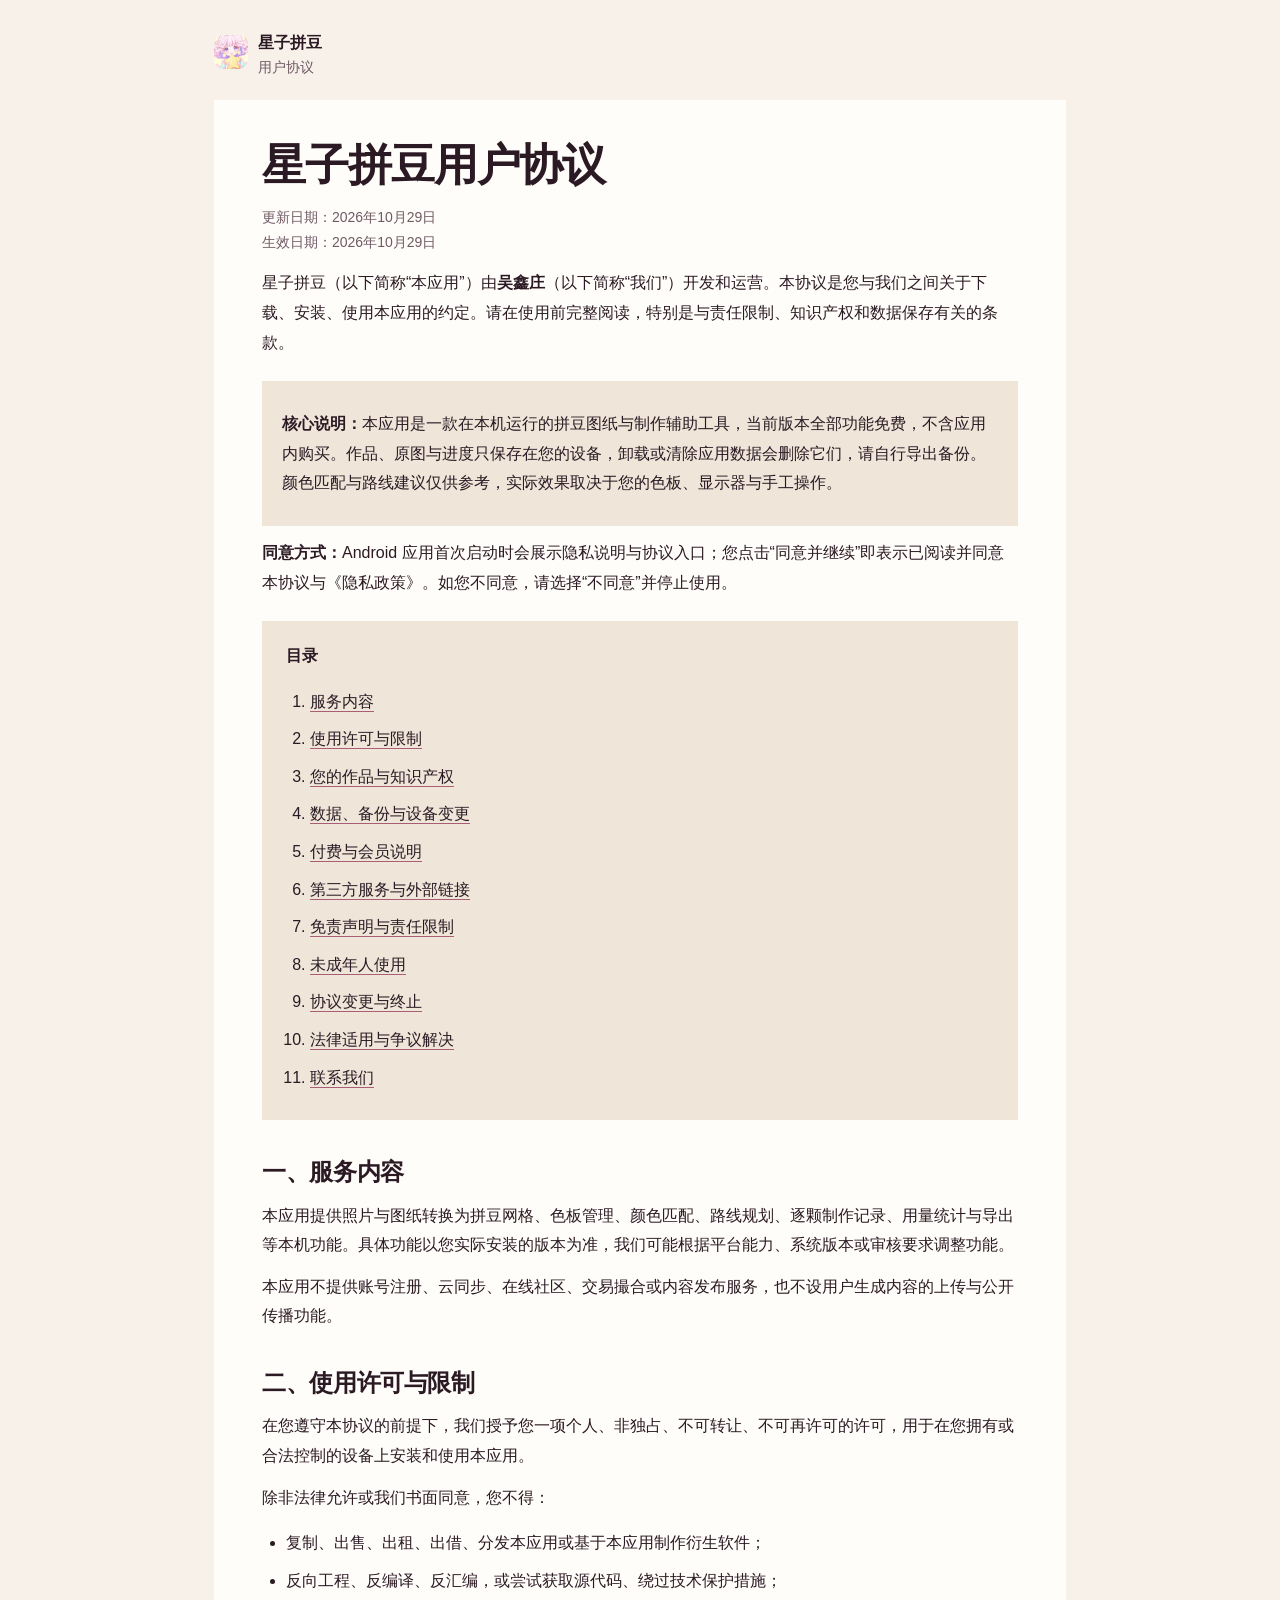
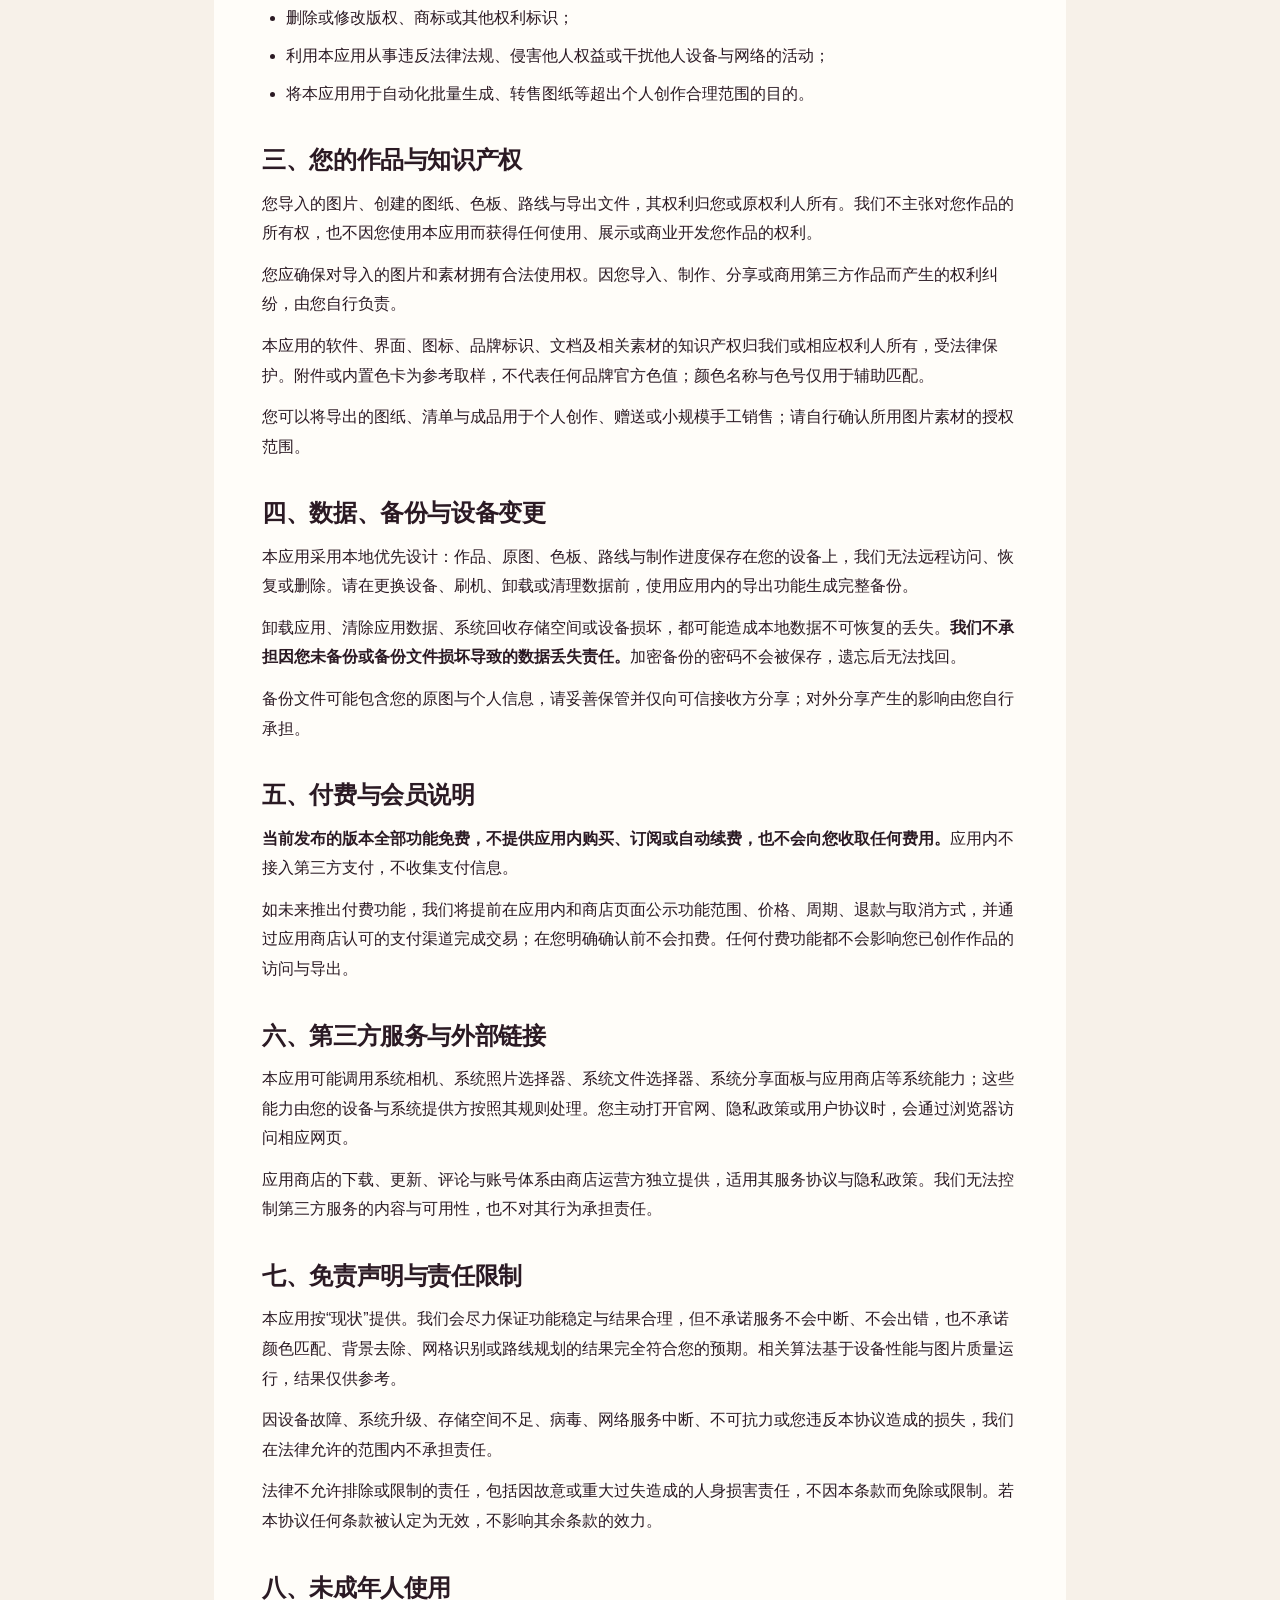
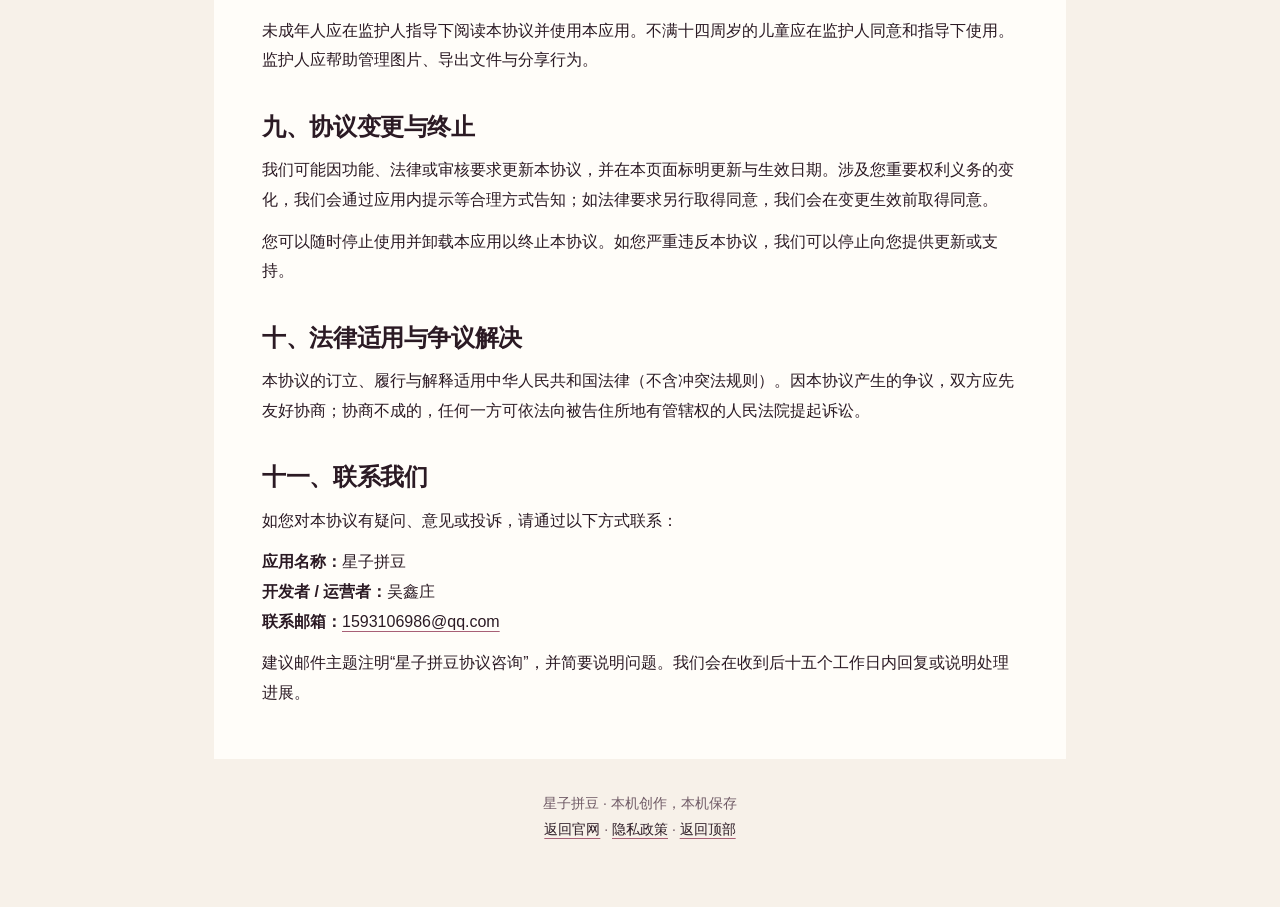
<file: app/terms.html>
<!doctype html>
<html lang="zh-CN">
<head>
  <meta charset="UTF-8">
  <meta name="viewport" content="width=device-width, initial-scale=1">
  <meta name="theme-color" content="#f7f1e9">
  <meta name="color-scheme" content="light dark">
  <meta name="referrer" content="no-referrer">
  <meta name="description" content="星子拼豆用户协议：服务内容、使用许可、作品与数据、付费说明、免责与联系方式。">
  <title>用户协议｜星子拼豆</title>
  <style>
    :root {
      color-scheme: light;
      --bg: #f7f1e9;
      --paper: #fffdf9;
      --paper-2: #efe5d9;
      --text: #2b1a24;
      --muted: #6f5a65;
      --line: #d8c7ba;
      --accent: #a85f76;
      --serif: "Noto Serif SC", "Source Han Serif SC", "Songti SC", "STSong", "SimSun", serif;
      --sans: "Noto Sans SC", "Source Han Sans SC", "PingFang SC", "Microsoft YaHei", sans-serif;
    }
    @media (prefers-color-scheme: dark) {
      :root { color-scheme: dark; --bg: #21151c; --paper: #2b1b23; --paper-2: #35232c; --text: #f7f1e9; --muted: #d8c6ce; --line: #4a3540; --accent: #e0a9b8; }
    }
    * { box-sizing: border-box; }
    html { scroll-padding-top: 24px; }
    body { margin: 0; background: var(--bg); color: var(--text); font-family: var(--sans); font-size: 16px; line-height: 1.85; overflow-wrap: anywhere; }
    .page { max-width: 900px; margin: 0 auto; padding: 28px 24px 64px; }
    a { color: var(--text); text-decoration-color: var(--accent); text-underline-offset: 4px; }
    a:focus-visible { outline: 3px solid var(--text); outline-offset: 4px; }
    .brand { display: inline-flex; align-items: center; gap: 10px; margin-bottom: 24px; min-height: 44px; font-weight: 600; text-decoration: none; }
    .brand img { width: 34px; height: 34px; border-radius: 9px; }
    .brand small { display: block; color: var(--muted); font-size: 14px; font-weight: 400; line-height: 1.3; }
    main { padding: 40px 48px; background: var(--paper); }
    h1 { margin: 0 0 8px; font-family: var(--serif); font-size: clamp(30px, 4vw, 44px); line-height: 1.2; letter-spacing: -.025em; }
    h2 { margin: 36px 0 12px; font-family: var(--serif); font-size: 24px; line-height: 1.35; letter-spacing: -.015em; }
    p { margin: 12px 0; }
    ul, ol { padding-left: 24px; }
    li { margin: 8px 0; }
    .meta, footer { color: var(--muted); font-size: 14px; }
    .summary { margin-top: 24px; padding: 16px 20px; background: var(--paper-2); }
    .contents { padding: 20px 24px; background: var(--paper-2); margin-top: 24px; }
    .contents ol { margin-bottom: 0; }
    footer { margin-top: 32px; text-align: center; }
    @media (max-width: 600px) { .page { padding: 20px 14px 40px; } main { padding: 26px 20px; } .brand { margin-bottom: 20px; } h2 { font-size: 21px; } }
    @media print { :root { --bg: #fff; --paper: #fff; --text: #000; --muted: #333; --line: #bbb; --accent: #000; } .page { max-width: none; padding: 0; } main { border: 0; padding: 0; } .brand, .contents, footer { display: none; } h2 { break-after: avoid; } }
  </style>
</head>
<body data-embedded="true">
  <div class="page">
    <a class="brand" href="https://xinzi.work/" target="_blank" rel="noopener noreferrer" aria-label="星子拼豆首页">
      <img src="./icon.svg" width="34" height="34" alt="">
      <span>星子拼豆<small>用户协议</small></span>
    </a>
    <main id="main-content">
      <header>
        <h1>星子拼豆用户协议</h1>
        <p class="meta">更新日期：2026年10月29日<br>生效日期：2026年10月29日</p>
        <p>星子拼豆（以下简称“本应用”）由<strong>吴鑫庄</strong>（以下简称“我们”）开发和运营。本协议是您与我们之间关于下载、安装、使用本应用的约定。请在使用前完整阅读，特别是与责任限制、知识产权和数据保存有关的条款。</p>
        <div class="summary"><p><strong>核心说明：</strong>本应用是一款在本机运行的拼豆图纸与制作辅助工具，当前版本全部功能免费，不含应用内购买。作品、原图与进度只保存在您的设备，卸载或清除应用数据会删除它们，请自行导出备份。颜色匹配与路线建议仅供参考，实际效果取决于您的色板、显示器与手工操作。</p></div>
        <p><strong>同意方式：</strong>Android 应用首次启动时会展示隐私说明与协议入口；您点击“同意并继续”即表示已阅读并同意本协议与《隐私政策》。如您不同意，请选择“不同意”并停止使用。</p>
      </header>

      <nav class="contents" aria-label="用户协议目录">
        <strong>目录</strong>
        <ol>
          <li><a href="#service">服务内容</a></li>
          <li><a href="#license">使用许可与限制</a></li>
          <li><a href="#content">您的作品与知识产权</a></li>
          <li><a href="#data">数据、备份与设备变更</a></li>
          <li><a href="#payment">付费与会员说明</a></li>
          <li><a href="#third-party">第三方服务与外部链接</a></li>
          <li><a href="#disclaimer">免责声明与责任限制</a></li>
          <li><a href="#minor">未成年人使用</a></li>
          <li><a href="#changes">协议变更与终止</a></li>
          <li><a href="#law">法律适用与争议解决</a></li>
          <li><a href="#contact">联系我们</a></li>
        </ol>
      </nav>

      <section id="service">
        <h2>一、服务内容</h2>
        <p>本应用提供照片与图纸转换为拼豆网格、色板管理、颜色匹配、路线规划、逐颗制作记录、用量统计与导出等本机功能。具体功能以您实际安装的版本为准，我们可能根据平台能力、系统版本或审核要求调整功能。</p>
        <p>本应用不提供账号注册、云同步、在线社区、交易撮合或内容发布服务，也不设用户生成内容的上传与公开传播功能。</p>
      </section>

      <section id="license">
        <h2>二、使用许可与限制</h2>
        <p>在您遵守本协议的前提下，我们授予您一项个人、非独占、不可转让、不可再许可的许可，用于在您拥有或合法控制的设备上安装和使用本应用。</p>
        <p>除非法律允许或我们书面同意，您不得：</p>
        <ul>
          <li>复制、出售、出租、出借、分发本应用或基于本应用制作衍生软件；</li>
          <li>反向工程、反编译、反汇编，或尝试获取源代码、绕过技术保护措施；</li>
          <li>删除或修改版权、商标或其他权利标识；</li>
          <li>利用本应用从事违反法律法规、侵害他人权益或干扰他人设备与网络的活动；</li>
          <li>将本应用用于自动化批量生成、转售图纸等超出个人创作合理范围的目的。</li>
        </ul>
      </section>

      <section id="content">
        <h2>三、您的作品与知识产权</h2>
        <p>您导入的图片、创建的图纸、色板、路线与导出文件，其权利归您或原权利人所有。我们不主张对您作品的所有权，也不因您使用本应用而获得任何使用、展示或商业开发您作品的权利。</p>
        <p>您应确保对导入的图片和素材拥有合法使用权。因您导入、制作、分享或商用第三方作品而产生的权利纠纷，由您自行负责。</p>
        <p>本应用的软件、界面、图标、品牌标识、文档及相关素材的知识产权归我们或相应权利人所有，受法律保护。附件或内置色卡为参考取样，不代表任何品牌官方色值；颜色名称与色号仅用于辅助匹配。</p>
        <p>您可以将导出的图纸、清单与成品用于个人创作、赠送或小规模手工销售；请自行确认所用图片素材的授权范围。</p>
      </section>

      <section id="data">
        <h2>四、数据、备份与设备变更</h2>
        <p>本应用采用本地优先设计：作品、原图、色板、路线与制作进度保存在您的设备上，我们无法远程访问、恢复或删除。请在更换设备、刷机、卸载或清理数据前，使用应用内的导出功能生成完整备份。</p>
        <p>卸载应用、清除应用数据、系统回收存储空间或设备损坏，都可能造成本地数据不可恢复的丢失。<strong>我们不承担因您未备份或备份文件损坏导致的数据丢失责任。</strong>加密备份的密码不会被保存，遗忘后无法找回。</p>
        <p>备份文件可能包含您的原图与个人信息，请妥善保管并仅向可信接收方分享；对外分享产生的影响由您自行承担。</p>
      </section>

      <section id="payment">
        <h2>五、付费与会员说明</h2>
        <p><strong>当前发布的版本全部功能免费，不提供应用内购买、订阅或自动续费，也不会向您收取任何费用。</strong>应用内不接入第三方支付，不收集支付信息。</p>
        <p>如未来推出付费功能，我们将提前在应用内和商店页面公示功能范围、价格、周期、退款与取消方式，并通过应用商店认可的支付渠道完成交易；在您明确确认前不会扣费。任何付费功能都不会影响您已创作作品的访问与导出。</p>
      </section>

      <section id="third-party">
        <h2>六、第三方服务与外部链接</h2>
        <p>本应用可能调用系统相机、系统照片选择器、系统文件选择器、系统分享面板与应用商店等系统能力；这些能力由您的设备与系统提供方按照其规则处理。您主动打开官网、隐私政策或用户协议时，会通过浏览器访问相应网页。</p>
        <p>应用商店的下载、更新、评论与账号体系由商店运营方独立提供，适用其服务协议与隐私政策。我们无法控制第三方服务的内容与可用性，也不对其行为承担责任。</p>
      </section>

      <section id="disclaimer">
        <h2>七、免责声明与责任限制</h2>
        <p>本应用按“现状”提供。我们会尽力保证功能稳定与结果合理，但不承诺服务不会中断、不会出错，也不承诺颜色匹配、背景去除、网格识别或路线规划的结果完全符合您的预期。相关算法基于设备性能与图片质量运行，结果仅供参考。</p>
        <p>因设备故障、系统升级、存储空间不足、病毒、网络服务中断、不可抗力或您违反本协议造成的损失，我们在法律允许的范围内不承担责任。</p>
        <p>法律不允许排除或限制的责任，包括因故意或重大过失造成的人身损害责任，不因本条款而免除或限制。若本协议任何条款被认定为无效，不影响其余条款的效力。</p>
      </section>

      <section id="minor">
        <h2>八、未成年人使用</h2>
        <p>未成年人应在监护人指导下阅读本协议并使用本应用。不满十四周岁的儿童应在监护人同意和指导下使用。监护人应帮助管理图片、导出文件与分享行为。</p>
      </section>

      <section id="changes">
        <h2>九、协议变更与终止</h2>
        <p>我们可能因功能、法律或审核要求更新本协议，并在本页面标明更新与生效日期。涉及您重要权利义务的变化，我们会通过应用内提示等合理方式告知；如法律要求另行取得同意，我们会在变更生效前取得同意。</p>
        <p>您可以随时停止使用并卸载本应用以终止本协议。如您严重违反本协议，我们可以停止向您提供更新或支持。</p>
      </section>

      <section id="law">
        <h2>十、法律适用与争议解决</h2>
        <p>本协议的订立、履行与解释适用中华人民共和国法律（不含冲突法规则）。因本协议产生的争议，双方应先友好协商；协商不成的，任何一方可依法向被告住所地有管辖权的人民法院提起诉讼。</p>
      </section>

      <section id="contact">
        <h2>十一、联系我们</h2>
        <p>如您对本协议有疑问、意见或投诉，请通过以下方式联系：</p>
        <p><strong>应用名称：</strong>星子拼豆<br><strong>开发者 / 运营者：</strong>吴鑫庄<br><strong>联系邮箱：</strong><a href="mailto:1593106986@qq.com">1593106986@qq.com</a></p>
        <p>建议邮件主题注明“星子拼豆协议咨询”，并简要说明问题。我们会在收到后十五个工作日内回复或说明处理进展。</p>
      </section>
    </main>
    <footer>星子拼豆 · 本机创作，本机保存<br><a href="https://xinzi.work/" target="_blank" rel="noopener noreferrer">返回官网</a> · <a href="./privacy.html">隐私政策</a> · <a href="#main-content">返回顶部</a></footer>
  </div>
</body>
</html>
</file>
<file: app/assets/index-CtnnDb44.css>
.privacy-gate{position:fixed;top:0;right:0;bottom:0;left:0;z-index:600;display:grid;place-items:center;overflow:auto;padding:max(18px,env(safe-area-inset-top)) 16px max(18px,env(safe-area-inset-bottom));background:radial-gradient(90% 60% at 50% 0%,rgba(255,255,255,.72),transparent 70%),radial-gradient(70% 50% at 92% 100%,rgba(201,123,132,.16),transparent 72%),var(--background, #f4f1ea);color:var(--text-primary, #1f1f1d);font-family:var(--font-sans, "Noto Sans SC", "PingFang SC", "Microsoft YaHei", sans-serif)}.privacy-gate:before{content:"";position:fixed;top:0;right:0;bottom:0;left:0;pointer-events:none;background-image:radial-gradient(circle,rgba(140,133,116,.24) 1px,transparent 1.2px);background-size:22px 22px;opacity:.4;mask-image:radial-gradient(70% 55% at 50% 40%,#000 0%,transparent 82%);-webkit-mask-image:radial-gradient(70% 55% at 50% 40%,#000 0%,transparent 82%)}.privacy-gate-card{position:relative;width:min(560px,100%);max-height:calc(100dvh - 36px);display:flex;flex-direction:column;border:1px solid var(--divider, #e2dccd);border-radius:22px;background:var(--surface-elevated, #ffffff);box-shadow:0 26px 70px -30px #2620186b,0 2px 6px #2620180f;overflow:hidden}.privacy-gate-head{padding:26px 26px 4px}.privacy-badge{display:inline-flex;align-items:center;gap:7px;padding:5px 11px;border:1px solid var(--divider, #e2dccd);border-radius:999px;color:var(--text-secondary, #57534b);font-size:12px;letter-spacing:.04em}.privacy-gate-head h1{margin:14px 0 8px;font-family:var(--font-serif, "Noto Serif SC", "Songti SC", serif);font-size:clamp(24px,5.4vw,30px);line-height:1.25;letter-spacing:-.01em}.privacy-lead{margin:0;color:var(--text-secondary, #57534b);font-size:14px;line-height:1.8}.privacy-gate-body{overflow-y:auto;padding:14px 26px 4px;-webkit-overflow-scrolling:touch}.privacy-points{display:flex;flex-direction:column;gap:12px;margin:0;padding:0;list-style:none}.privacy-points li{display:grid;grid-template-columns:84px 1fr;gap:10px;padding-bottom:12px;border-bottom:1px dashed var(--divider, #e2dccd)}.privacy-points li:last-child{border-bottom:0;padding-bottom:0}.privacy-points strong{font-size:13.5px;font-weight:700;color:var(--text-primary, #1f1f1d)}.privacy-points span{color:var(--text-secondary, #57534b);font-size:13px;line-height:1.75}.privacy-note{margin:16px 0 0;padding:12px 14px;border-radius:12px;background:var(--surface-soft, #efebe1);color:var(--text-secondary, #57534b);font-size:12.5px;line-height:1.75}.privacy-links{margin:14px 0 0;color:var(--text-secondary, #57534b);font-size:13px;line-height:1.9}.privacy-links button{padding:0 2px;border:0;background:none;color:var(--text-primary, #1f1f1d);font:inherit;font-weight:600;text-decoration:underline;text-decoration-color:#a63d338c;text-underline-offset:4px;cursor:pointer}.privacy-gate-foot{padding:14px 26px 20px;border-top:1px solid var(--divider, #e2dccd);background:var(--surface, #fbfaf6)}.privacy-actions{display:flex;gap:10px}.privacy-actions>button{flex:1;min-height:48px;display:inline-flex;align-items:center;justify-content:center;gap:7px;padding:0 16px;border-radius:999px;font:inherit;font-size:15px;font-weight:600;cursor:pointer}.privacy-primary{border:1px solid var(--accent, #26262a);background:var(--accent, #26262a);color:var(--text-on-accent, #fbfaf6)}.privacy-primary:hover{background:var(--accent-hover, #101012)}.privacy-secondary{border:1px solid var(--border, #b3aa97);background:transparent;color:var(--text-secondary, #57534b)}.privacy-secondary:hover{background:var(--surface-soft, #efebe1)}.privacy-actions>button:focus-visible{outline:3px solid var(--focus-ring, #26262a);outline-offset:3px}.privacy-meta{margin:10px 0 0;text-align:center;color:var(--text-disabled, #9a9488);font-size:11.5px}.privacy-gate-declined{text-align:center}.privacy-declined-card{position:relative;width:min(440px,100%);padding:34px 26px 26px;border:1px solid var(--divider, #e2dccd);border-radius:22px;background:var(--surface-elevated, #ffffff);box-shadow:var(--e2, 0 14px 34px -10px rgba(38, 32, 24, .22))}.privacy-declined-card h1{margin:14px 0 10px;font-family:var(--font-serif, "Noto Serif SC", "Songti SC", serif);font-size:24px}.privacy-declined-card p{margin:8px 0;color:var(--text-secondary, #57534b);font-size:13.5px;line-height:1.8}.privacy-declined-hint{color:var(--text-disabled, #9a9488)!important;font-size:12.5px!important}.privacy-declined-card .privacy-actions{margin-top:18px}.legal-viewer{position:fixed;top:0;right:0;bottom:0;left:0;z-index:700;display:flex;flex-direction:column;background:var(--surface, #fbfaf6)}.legal-viewer-bar{display:grid;grid-template-columns:1fr auto 1fr;align-items:center;gap:8px;min-height:calc(54px + env(safe-area-inset-top));padding:env(safe-area-inset-top) 12px 0;border-bottom:1px solid var(--divider, #e2dccd);background:var(--surface-elevated, #ffffff)}.legal-viewer-bar strong{font-size:15px;font-weight:600}.legal-back{justify-self:start;display:inline-flex;align-items:center;gap:4px;min-height:40px;padding:0 10px 0 4px;border:0;border-radius:999px;background:none;color:var(--text-primary, #1f1f1d);font:inherit;font-size:14px;cursor:pointer}.legal-back:hover{background:var(--surface-soft, #efebe1)}.legal-frame{flex:1;width:100%;border:0;background:var(--background, #f4f1ea)}@media(max-width:420px){.privacy-gate{padding-inline:10px}.privacy-gate-card{max-height:calc(100dvh - 20px);border-radius:18px}.privacy-gate-head{padding:20px 18px 2px}.privacy-gate-body{padding:10px 18px 2px}.privacy-gate-foot{padding:12px 18px 16px}.privacy-points li{grid-template-columns:72px 1fr}.privacy-actions>button{min-height:46px;font-size:14px}}@media(prefers-color-scheme:dark){.privacy-gate{background:radial-gradient(90% 60% at 50% 0%,rgba(232,179,189,.08),transparent 70%),radial-gradient(70% 50% at 92% 100%,rgba(201,123,132,.12),transparent 72%),#171214;color:#f4efea}.privacy-gate-card,.privacy-declined-card,.legal-viewer-bar{background:#211b1d;border-color:#3b3235}.privacy-gate-foot{background:#1b1618;border-color:#3b3235}.privacy-note{background:#2a2225}.privacy-primary{background:#e8b3bd;border-color:#e8b3bd;color:#241a1d}.privacy-primary:hover{background:#f2c4cc}.privacy-secondary{border-color:#5a4b50;color:#e6ddd7}.privacy-secondary:hover,.legal-back:hover{background:#2a2225}.privacy-declined-card h1,.privacy-gate-head h1,.privacy-points strong,.legal-viewer-bar strong{color:#f4efea}.privacy-points span,.privacy-lead,.privacy-links,.privacy-declined-card p{color:#cfc2bd}.privacy-links button{color:#f4efea}.legal-frame{background:#171214}}.diagram-import{--diagram-reserve: 130px;max-width:min(100%,760px)}.diagram-stage{display:flex;flex-direction:column;align-items:stretch;gap:14px;padding:20px;border:1px solid color-mix(in srgb,var(--border) 55%,transparent);border-radius:20px;background:var(--surface);transition:border-color var(--dur-3) var(--ease-out),background var(--dur-3) var(--ease-out),box-shadow var(--dur-3) var(--ease-out)}.diagram-stage[data-state=empty]{align-items:center;justify-content:center;gap:12px;min-height:clamp(300px,48vh,440px);padding:32px 24px;border-width:1.5px;border-style:dashed;text-align:center}.diagram-stage[data-dragging]{border-color:var(--accent);background:var(--accent-soft)}.diagram-stage[data-state=busy]{border-color:color-mix(in srgb,var(--accent) 45%,transparent);box-shadow:0 0 0 4px color-mix(in srgb,var(--accent) 9%,transparent)}.diagram-stage-icon{display:grid;place-items:center;width:64px;height:64px;border-radius:18px;background:var(--accent-soft);color:var(--accent)}.diagram-stage h2{font-size:20px}.diagram-stage[data-state=empty]>p{font-size:12.5px;line-height:1.7;color:var(--muted);margin:0}.diagram-stage[data-state=empty]>small{font-size:11px;line-height:1.6;color:var(--muted)}.diagram-stage-bar{display:flex;align-items:center;justify-content:space-between;gap:12px;text-align:left;padding:0 2px}.diagram-stage-file{display:grid;gap:3px;min-width:0}.diagram-stage-file strong{font-size:13px;font-weight:600;color:var(--text);overflow:hidden;text-overflow:ellipsis;white-space:nowrap}.diagram-stage-file small{font-size:11px;color:var(--muted);font-variant-numeric:tabular-nums}.diagram-frame-holder{display:flex;justify-content:center;width:100%}.diagram-frame{position:relative;overflow:hidden;border-radius:14px;background:var(--surface-soft);box-shadow:0 0 0 1.5px color-mix(in srgb,var(--accent) 55%,transparent),0 14px 30px -24px var(--material-shadow)}.diagram-gesture{position:absolute;top:0;right:0;bottom:0;left:0;touch-action:none;user-select:none;-webkit-user-select:none;-webkit-touch-callout:none;cursor:grab;overscroll-behavior:contain}.diagram-gesture:active{cursor:grabbing}.diagram-gesture img{position:absolute;max-width:none;pointer-events:none;object-fit:fill}.diagram-range-cross{position:absolute;top:0;right:0;bottom:0;left:0;pointer-events:none;background:linear-gradient(90deg,transparent calc(50% - .5px),#e8b3bd66 50%,transparent calc(50% + .5px)),linear-gradient(transparent calc(50% - .5px),#e8b3bd66 50%,transparent calc(50% + .5px))}.diagram-overlay{position:absolute;top:0;right:0;bottom:0;left:0;z-index:3;display:grid;place-items:center;padding:16px;border-radius:inherit;background:color-mix(in srgb,var(--surface) 82%,transparent);backdrop-filter:blur(3px);-webkit-backdrop-filter:blur(3px)}.diagram-stage-wait{display:grid;place-items:center;min-height:clamp(180px,34vh,300px);border-radius:14px;background:var(--surface-soft)}.diagram-progress{display:flex;flex-direction:column;align-items:center;gap:10px;width:100%;max-width:320px;text-align:center}.diagram-progress-readout{display:flex;flex-direction:column;align-items:center;gap:4px}.diagram-progress-readout strong{font-size:32px;line-height:1;font-weight:600;letter-spacing:-.01em;color:var(--text);font-variant-numeric:tabular-nums}.diagram-progress-readout strong em{font-style:normal;font-size:15px;color:var(--muted);margin-left:2px}.diagram-progress-readout span{font-size:12px;line-height:1.5;color:var(--muted)}.diagram-progress progress{width:100%;height:6px}.diagram-progress .btn{min-height:36px;padding:7px 16px}.diagram-stage-caption{font-size:11px;line-height:1.6;color:var(--muted);text-align:center;margin:0}.diagram-stage-body{display:flex;flex-direction:column;gap:12px;width:100%}.diagram-stage-side{display:flex;flex-direction:column;gap:10px;width:100%}.diagram-stage-actions{display:flex;align-items:center;justify-content:space-between;gap:12px;flex-wrap:wrap;width:100%}.diagram-zoom{display:flex;gap:8px;flex-wrap:wrap}.diagram-zoom .btn{min-height:36px;padding:8px 12px;font-size:11px}.diagram-stage-actions>.btn{min-height:44px;padding:0 20px;font-size:12px}.diagram-result{display:grid;gap:12px;text-align:left}.diagram-result h2{font-size:17px}.diagram-result p{font-size:12px;line-height:1.7;color:var(--muted);margin:0}.diagram-result canvas{display:block;margin:0 auto;max-width:100%;height:auto;max-height:min(46vh,440px);border-radius:8px;object-fit:contain;image-rendering:pixelated}.diagram-result .button-row{justify-content:flex-end;flex-wrap:wrap}.diagram-error{color:var(--danger, #ad472b);font-size:12px;line-height:1.6;margin:0;overflow-wrap:anywhere}.diagram-privacy{display:flex;align-items:center;gap:8px;font-size:12px;line-height:1.7;color:var(--muted);margin:18px 0 0}.diagram-privacy svg{flex-shrink:0;color:var(--success, #4b7d4f)}.transparent-fill{display:flex;align-items:center;justify-content:space-between;gap:16px;flex-wrap:wrap;padding:14px 16px;border:1px solid var(--accent);border-radius:14px;background:var(--surface);color:var(--text)}.transparent-fill strong{font-size:15px}.transparent-fill p{margin:6px 0 0;font-size:12px;line-height:1.6;color:var(--text-muted)}.transparent-fill .button-row{flex-wrap:wrap;margin:0;gap:8px}.diagram-review{padding:14px 0}.diagram-review summary{cursor:pointer}.diagram-review-list{max-height:260px;overflow:auto;display:grid;gap:6px;margin-top:10px}.diagram-review-list button{text-align:left;padding:8px 10px;border:1px solid var(--border);border-radius:8px;background:var(--surface);color:var(--text);cursor:pointer}.diagram-origin{font-size:12px;line-height:1.5;color:var(--text-muted)}@media(min-width:900px){.diagram-import{--diagram-reserve: 52px}.diagram-stage-body{flex-direction:row;align-items:flex-start;justify-content:center;gap:22px}.diagram-frame-holder{flex:1 1 auto;min-width:0}.diagram-stage-side{flex:none;width:190px;padding-top:6px;gap:12px}.diagram-stage-side .diagram-stage-caption{text-align:left}.diagram-stage-actions{flex-direction:column;align-items:stretch;gap:8px}.diagram-zoom{flex-direction:column;gap:8px}.diagram-zoom .btn,.diagram-stage-actions>.btn{width:100%}}@media(max-width:600px){.diagram-import{--diagram-reserve: 175px}.diagram-stage{padding:14px;border-radius:16px;gap:12px}.diagram-stage[data-state=empty]{min-height:300px;padding:26px 18px}.diagram-stage-actions{flex-wrap:nowrap;gap:8px}.diagram-stage-actions>.btn{flex:none;min-height:42px;padding:0 14px;font-size:12px}.diagram-zoom{flex:1 1 auto;flex-wrap:nowrap;min-width:0;gap:6px}.diagram-zoom .btn{flex:0 1 auto;min-height:38px;padding:0 8px;white-space:nowrap}.diagram-progress-readout strong{font-size:28px}.diagram-result .button-row{flex-direction:column-reverse;align-items:stretch}.diagram-result .button-row .btn{width:100%}.transparent-fill{padding:14px;gap:12px}.transparent-fill .button-row{width:100%}.transparent-fill .btn{flex:1;min-height:44px}}@media(max-width:360px){.diagram-stage-actions{flex-direction:column-reverse;align-items:stretch}.diagram-stage-actions>.btn,.diagram-zoom{width:100%}.diagram-zoom{justify-content:space-between}}.mk{display:flex;flex-direction:column;gap:14px;max-width:780px;margin:0 auto;padding:18px 16px 10px;min-height:calc(100dvh - var(--header))}.mk-top{display:flex;align-items:center;gap:12px;padding:2px 2px 0}.mk-icon{flex:0 0 auto;width:40px;height:40px;display:grid;place-items:center;border-radius:var(--r-full);border:1px solid var(--divider);background:var(--surface);color:var(--text-secondary);transition:background var(--dur-1) var(--ease-out)}.mk-icon:hover{background:var(--surface-soft);color:var(--text-primary)}.mk-heading{flex:1;min-width:0;display:flex;flex-direction:column;gap:1px}.mk-heading strong{font-family:var(--font-serif);font-size:18px;font-weight:600;line-height:1.35;white-space:nowrap;overflow:hidden;text-overflow:ellipsis}.mk-kicker{font-size:10.5px}.mk-stage{position:relative;flex:1;min-height:400px;border-radius:var(--r-lg);background:var(--surface);border:1px solid var(--divider);overflow:hidden;touch-action:none;-webkit-user-select:none;user-select:none;cursor:crosshair}.mk-canvas{position:absolute;top:0;right:0;bottom:0;left:0;display:block;width:100%;height:100%}.mk-zoom{position:absolute;z-index:3;top:12px;right:12px;display:flex;align-items:center;gap:2px;min-height:36px;padding:3px;border:1px solid var(--divider);border-radius:var(--r-md);background:color-mix(in srgb,var(--surface) 94%,transparent);box-shadow:var(--e1);color:var(--text-secondary);cursor:default;touch-action:manipulation}.mk-zoom button{display:grid;place-items:center;width:30px;height:30px;border:0;border-radius:var(--r-sm);background:transparent;color:inherit;cursor:pointer}.mk-zoom button:hover{background:var(--surface-soft);color:var(--text-primary)}.mk-zoom button:disabled{opacity:.35;cursor:default}.mk-zoom button:focus-visible{outline:2px solid var(--text-secondary);outline-offset:1px}.mk-zoom span{min-width:42px;text-align:center;font-family:var(--font-mono);font-size:11px;font-variant-numeric:tabular-nums}.mk-marker{position:absolute;pointer-events:none}.mk-peek{position:absolute;top:14px;right:14px;bottom:14px;left:14px;width:calc(100% - 28px);height:calc(100% - 28px);object-fit:contain;opacity:0;pointer-events:none;transition:opacity var(--dur-2) var(--ease-out);filter:saturate(.92)}.mk-peek.is-on{opacity:.94}.mk-peek-label{position:absolute;left:50%;bottom:14px;transform:translate(-50%);padding:6px 12px;border-radius:var(--r-full);background:var(--surface);border:1px solid var(--divider);font-size:11px;color:var(--text-secondary);pointer-events:none;animation:mk-fade var(--dur-2) var(--ease-out)}@keyframes mk-fade{0%{opacity:0;transform:translate(-50%,4px)}to{opacity:1;transform:translate(-50%)}}.mk-ritual{position:absolute;left:50%;bottom:22px;transform:translate(-50%);margin:0;font-family:var(--font-serif);font-size:14px;color:var(--text-secondary);pointer-events:none;animation:mk-fade .6s var(--ease-out) both}.mk-loading,.mk-empty{position:absolute;top:0;right:0;bottom:0;left:0;display:flex;flex-direction:column;align-items:center;justify-content:center;gap:10px;text-align:center;padding:24px;background:color-mix(in srgb,var(--surface) 88%,transparent);-webkit-backdrop-filter:blur(2px);backdrop-filter:blur(2px)}.mk-empty h2{margin:0;font-family:var(--font-serif);font-size:24px}.mk-empty p{margin:0;font-size:13px;color:var(--text-secondary)}.mk-foot{display:flex;flex-direction:column;gap:10px;padding-bottom:4px}.mk-color{display:flex;align-items:center;gap:14px;padding:12px 16px;border-radius:var(--r-md);background:var(--surface);border:1px solid var(--divider);box-shadow:var(--e1)}.mk-swatch{flex:0 0 auto;width:44px;height:44px;border-radius:var(--r-sm);box-shadow:inset 0 0 0 1px #0000001f}.mk-color-text{flex:1;min-width:0;display:flex;flex-direction:column;gap:1px}.mk-code{font-family:var(--font-mono);font-size:17px;font-weight:600;letter-spacing:.02em;color:var(--text-primary)}.mk-name{font-size:12.5px;color:var(--text-secondary);white-space:nowrap;overflow:hidden;text-overflow:ellipsis}.mk-left{text-align:right;display:flex;flex-direction:column;gap:1px}.mk-left b{font-family:var(--font-mono);font-size:24px;font-weight:600;line-height:1;color:var(--text-primary)}.mk-left small{font-size:11px;color:var(--text-disabled)}.mk-sub{display:grid;grid-template-columns:1fr 1fr;gap:10px}.mk-progress{display:flex;align-items:center;gap:10px;padding:2px 2px 0;font-size:11px;color:var(--text-disabled)}.mk-track{flex:1;height:2px;border-radius:2px;background:var(--divider);overflow:hidden}.mk-track i{display:block;height:100%;background:var(--text-primary);transition:width var(--dur-3) var(--ease-out)}.mk-legend{display:flex;align-items:center;justify-content:center;gap:14px;min-height:16px;color:var(--text-disabled);font-size:10.5px}.mk-legend span{display:inline-flex;align-items:center;gap:5px;white-space:nowrap}.mk-legend-mark{display:inline-block;width:10px;height:10px;border-radius:50%;box-sizing:border-box}.mk-legend-mark.is-pending{background:var(--text-primary);box-shadow:0 0 6px 2px color-mix(in srgb,var(--text-primary) 34%,transparent)}.mk-legend-mark.is-settled{background:transparent;border:3px solid color-mix(in srgb,var(--text-secondary) 26%,transparent)}.mk-legend-mark.is-target{border-radius:3px;border:1.5px solid var(--text-primary)}.mk-hint{display:flex;align-items:center;justify-content:center;gap:6px;margin:0;font-size:11px;color:var(--text-disabled)}.mk-note{position:fixed;z-index:60;left:calc(50% + var(--sidebar) / 2);bottom:30px;translate:-50% 0;display:inline-flex;align-items:center;gap:7px;padding:6px 12px 6px 10px;white-space:nowrap;border-radius:var(--r-full);border:1px solid color-mix(in srgb,var(--border) 26%,transparent);background:linear-gradient(168deg,#fdfbf4f7,#f3ecdcf7);box-shadow:0 1px #ffffffe6 inset,0 -1px #7a6c521a inset,0 10px 20px -14px #342a1a73,0 2px 5px -3px #342a1a29;font-size:12px;line-height:1.5;color:var(--text-primary);pointer-events:none;animation:mk-note-in .2s var(--ease-out) both}.mk-note-dot{flex:0 0 auto;width:9px;height:9px;border-radius:50%;box-shadow:inset 0 -1px 1px #0000003d,inset 0 1px 1px #ffffff80}.mk-note b{font-family:var(--font-mono);font-size:13px;font-weight:700;font-variant-numeric:tabular-nums}.mk-note.is-leaving{animation:mk-note-out .16s var(--ease-out) both}@keyframes mk-note-in{0%{opacity:0;transform:translateY(6px)}to{opacity:1;transform:translateY(0)}}@keyframes mk-note-out{0%{opacity:1;transform:translateY(0)}to{opacity:0;transform:translateY(4px)}}:root[data-theme=dark] .mk-note{border-color:color-mix(in srgb,var(--border) 34%,transparent);background:linear-gradient(168deg,#2b2d30f7,#1d1f22f7);box-shadow:0 1px #ffffff14 inset,0 -1px #0000008c inset,0 10px 20px -14px #000000b3,0 2px 5px -3px #00000073}@media(max-width:760px){.mk-note{left:50%;bottom:calc(84px + env(safe-area-inset-bottom,0px))}}@media(prefers-reduced-motion:reduce){.mk-note.is-leaving{opacity:0}}@media(max-width:760px){.mk{padding:12px 12px 88px;min-height:calc(100dvh - var(--header));gap:12px}.mk-stage{min-height:46dvh}.mk-color{padding:10px 14px}.mk-swatch{width:38px;height:38px}.mk-hint{display:none}}:root{font-family:PingFang SC,Microsoft YaHei,-apple-system,BlinkMacSystemFont,Segoe UI,sans-serif;color:var(--text-primary);background:var(--background);font-synthesis:none;color-scheme:light;text-rendering:optimizeLegibility;-webkit-font-smoothing:antialiased;--background: #f5f6f8;--surface: #ffffff;--surface-elevated: #ffffff;--surface-soft: #f9fafb;--overlay: rgba(255, 255, 255, .96);--border: #75818d;--divider: #eceef1;--text-primary: #29323b;--text-secondary: #68737f;--text-disabled: #9aa4af;--accent: #ad4938;--accent-hover: #983e30;--accent-soft: #fcf0ec;--success: #3d754f;--warning: #8c5c17;--danger: #b14e42;--shadow: 0 12px 35px rgba(36, 44, 59, .12);--scrim: rgba(18, 24, 32, .48);--canvas-bg: #f7f8fa;--grid-line: rgba(93, 105, 118, .2);--grid-line-major: rgba(93, 105, 118, .3);--grid-margin: rgba(173, 73, 56, .07);--cell-empty: #f7f8fa;--cell-selected: rgba(65, 141, 175, .28);--cell-done: rgba(246, 248, 250, .78);--cell-next: rgba(199, 96, 76, .2);--highlight: rgba(199, 96, 76, .2);--text-on-accent: #ffffff;--bead-highlight: rgba(255, 255, 255, .4);--bead-shadow: rgba(20, 28, 36, .08);--focus-ring: var(--accent);--scrim-border: rgba(255, 255, 255, .6);--skeleton: #e9edf1;--checker-a: #e6e9ed;--checker-b: #f7f8fa;--success-soft: #eaf0ec;--success-solid: #42674c;--text-on-success: #ffffff;--danger-soft: #fcf0ee;--selection-stroke: #246e8a;--selection-draft: rgba(65, 141, 175, .16);--cell-muted: rgba(246, 248, 250, .88);--data-label-light: #ffffff;--data-label-dark: #101418;--material-shadow: rgba(0, 0, 0, .12);--illustration-1: #dcaca2;--illustration-2: #d3a7a2;--illustration-3: #b48e95;--illustration-4: #729ca1;--illustration-5: #85aaa9;--illustration-6: #98b8b6;--bg: var(--background);--canvas: var(--canvas-bg);--text: var(--text-primary);--muted: var(--text-secondary);--subtle: var(--text-secondary);--line: var(--border);--sidebar: 216px;--header: 70px;--radius: 14px}:root[data-theme=dark]{color-scheme:dark;--background: #171315;--surface: #211b1e;--surface-elevated: #2a2225;--surface-soft: #241d20;--overlay: rgba(33, 27, 30, .97);--border: #5e4d51;--divider: #34292d;--text-primary: #f3eae7;--text-secondary: #b9a9a6;--text-disabled: #8a7a76;--accent: #e8b3bd;--accent-hover: #f2c4cc;--accent-soft: #39292e;--success: #a7c9ae;--warning: #e3bd82;--danger: #e79086;--shadow: 0 16px 40px rgba(0, 0, 0, .55);--scrim: rgba(12, 8, 10, .66);--canvas-bg: #1b1619;--grid-line: rgba(214, 180, 184, .16);--grid-line-major: rgba(214, 180, 184, .26);--grid-margin: rgba(232, 179, 189, .06);--cell-empty: #1b1619;--cell-selected: rgba(224, 178, 124, .26);--cell-done: rgba(23, 19, 21, .62);--cell-next: rgba(224, 138, 128, .22);--highlight: rgba(224, 138, 128, .22);--text-on-accent: #2b1a1f;--bead-highlight: rgba(255, 255, 255, .2);--bead-shadow: rgba(0, 0, 0, .45);--focus-ring: #f0c0c8;--scrim-border: rgba(255, 255, 255, .16);--skeleton: #2c2327;--checker-a: #2b2226;--checker-b: #1b1619;--bg: var(--background);--canvas: var(--canvas-bg);--text: var(--text-primary);--muted: var(--text-secondary);--subtle: var(--text-secondary);--line: var(--border);--success-soft: #26332b;--success-solid: #a7c9ae;--text-on-success: #1b221c;--danger-soft: #3b2728;--selection-stroke: #e0b27c;--selection-draft: rgba(224, 178, 124, .16);--cell-muted: rgba(23, 19, 21, .82);--data-label-light: #ffffff;--data-label-dark: #141011;--material-shadow: rgba(0, 0, 0, .45);--illustration-1: #b08a84;--illustration-2: #a17f7a;--illustration-3: #9a7b84;--illustration-4: #7d6a79;--illustration-5: #8d757c;--illustration-6: #a98b90}*{box-sizing:border-box}body{margin:0;min-width:320px;color:var(--text-primary);background:var(--background)}#root{min-height:100dvh;background:var(--background)}button,input,select,textarea{font:inherit}button{cursor:pointer}button,a,input,select,textarea{-webkit-tap-highlight-color:transparent}button{color:inherit}button:disabled{cursor:not-allowed;opacity:.42}button:focus-visible,input:focus-visible,select:focus-visible,textarea:focus-visible,a:focus-visible{outline:3px solid var(--focus-ring);outline-offset:3px}button{transition:background .17s,color .17s,transform .17s}button:active:not(:disabled){transform:translateY(1px)}button svg{flex-shrink:0}h1,h2,h3,h4,p{margin:0}h1{font-size:27px;font-weight:650;letter-spacing:-.7px;line-height:1.4}h2{font-size:19px;font-weight:650}h3{font-size:14px;font-weight:650}h4{font-size:14px}p{font-size:13px;line-height:1.85;color:var(--muted)}small{font-size:11px}strong,b{font-weight:600}input:not([type=range],[type=checkbox],[type=radio],[type=color]),select,textarea{width:100%;min-height:42px;padding:10px 12px;border:1px solid var(--line);border-radius:8px;background:var(--surface);color:var(--text);font-size:12px;outline-offset:2px}input::placeholder,textarea::placeholder{color:var(--muted)}input[type=checkbox],input[type=radio]{accent-color:var(--accent)}select option,select optgroup{color:var(--text-primary);background:var(--surface-elevated)}input[type=range]::-webkit-slider-runnable-track{height:4px;border-radius:999px;background:var(--divider)}input[type=range]::-webkit-slider-thumb{width:16px;height:16px;margin-top:-6px;border:2px solid var(--surface-elevated);border-radius:50%;background:var(--accent);box-shadow:0 1px 4px var(--bead-shadow);-webkit-appearance:none;-moz-appearance:none;appearance:none}input[type=range]::-moz-range-track{height:4px;border-radius:999px;background:var(--divider)}input[type=range]::-moz-range-thumb{width:12px;height:12px;border:2px solid var(--surface-elevated);border-radius:50%;background:var(--accent)}*{scrollbar-color:var(--text-disabled) var(--surface-soft);scrollbar-width:thin}*::-webkit-scrollbar{width:10px;height:10px}*::-webkit-scrollbar-track{background:var(--surface-soft)}*::-webkit-scrollbar-thumb{border:3px solid var(--surface-soft);border-radius:999px;background:var(--text-disabled)}select{cursor:pointer}input[type=range]{-webkit-appearance:none;-moz-appearance:none;appearance:none;background:transparent;accent-color:var(--accent);width:100%;height:4px;cursor:pointer;margin:14px 0 0}progress{-webkit-appearance:none;-moz-appearance:none;appearance:none;width:100%;height:5px;border:0;overflow:hidden;border-radius:8px;background:var(--line)}progress::-webkit-progress-bar{background:var(--line);border-radius:8px}progress::-webkit-progress-value{background:var(--accent);border-radius:8px}progress::-moz-progress-bar{background:var(--accent)}.app-shell{display:flex;min-height:100dvh}.sidebar{position:fixed;inset:0 auto 0 0;width:var(--sidebar);background:var(--surface);border-right:1px solid var(--line);padding:30px 20px 0;display:flex;flex-direction:column;z-index:25}.brand{display:flex;align-items:center;gap:12px;border:0;background:none;text-align:left;padding:0 10px}.brand-symbol{display:grid;grid-template-columns:repeat(2,11px);grid-template-rows:repeat(2,11px);gap:4px;transform:rotate(-7deg)}.brand-symbol i{display:block;background:var(--accent);border-radius:3px;position:relative}.brand-symbol i:after{content:"";position:absolute;width:3px;height:3px;border-radius:50%;background:var(--surface);top:4px;left:4px}.brand strong{font-size:20px;letter-spacing:1px;display:block;line-height:1.25;white-space:nowrap}.brand small{font-size:10px;letter-spacing:1px;color:var(--muted)}.sidebar-new{border:1px solid var(--brand-line);background:var(--brand-soft);color:var(--brand-ink);border-radius:9px;min-height:43px;display:flex;align-items:center;justify-content:center;gap:9px;font-size:12px;font-weight:600;margin:30px 0 28px}.sidebar-new:hover{background:var(--line)}.sidebar-label{font-size:10px;color:var(--muted);padding:0 14px;margin-bottom:12px}.sidebar nav{display:flex;flex-direction:column;gap:6px}.sidebar nav button{display:flex;align-items:center;gap:13px;background:none;border:0;padding:13px 14px;font-size:12px;color:var(--text-secondary);border-radius:8px;text-align:left;white-space:nowrap;position:relative;min-height:44px}.sidebar nav button:hover{background:var(--surface-soft)}.sidebar nav button.active{background:var(--brand-soft);color:var(--brand-ink);font-weight:600}.sidebar nav button.active i{width:5px;height:5px;border-radius:50%;background:var(--brand);margin-left:auto}.sidebar-bottom{margin-top:auto;padding-top:35px}.sidebar-tip{background:var(--surface-soft);border:1px solid var(--line);padding:18px 15px;border-radius:10px;margin-bottom:22px}.sidebar-tip svg{color:var(--brand);margin-bottom:12px}.sidebar-tip strong{display:block;font-size:12px;margin-bottom:7px}.sidebar-tip p{font-size:11px;line-height:1.85}.sidebar-help{display:flex;align-items:center;gap:11px;background:none;border:0;width:100%;padding:12px;color:var(--text-secondary);font-size:12px}.sidebar-help svg:last-child{margin-left:auto}.sidebar-local{margin:18px -20px 0;border-top:1px solid var(--line);height:57px;display:flex;align-items:center;justify-content:center;gap:8px;font-size:10px;color:var(--muted)}.app-content{margin-left:var(--sidebar);width:calc(100% - var(--sidebar));min-width:0}.topbar{height:var(--header);background:var(--surface);border-bottom:1px solid var(--line);display:flex;align-items:center;justify-content:space-between;padding:0 34px;position:relative;z-index:15}.topbar-location{font-size:12px;font-weight:500;display:flex;align-items:center;gap:12px}.topbar-location>span{font-size:9px;font-weight:400;color:var(--muted);border:1px solid var(--line);border-radius:4px;padding:2px 4px}.topbar-actions{display:flex;align-items:center;gap:12px}.save-indicator,.offline-indicator{display:flex;align-items:center;gap:6px;font-size:10px;color:var(--muted)}.save-indicator svg{color:var(--success)}.save-indicator.error{color:var(--accent)}.topbar-divider{width:1px;height:17px;background:var(--line);margin:0 4px}.user-avatar{display:grid;place-items:center;width:29px;height:29px;border-radius:50%;background:var(--accent-soft);color:var(--accent);font-size:11px;margin-left:7px}.brand-symbol-img{width:36px;height:36px;border-radius:10px;flex:none}@media(max-width:760px){.brand-symbol-img{width:29px;height:29px}}.mobile-brand,.mobile-nav{display:none}.page-content{animation:page-enter .2s ease-out}.loading-screen{padding:100px;text-align:center;color:var(--muted)}.btn{min-height:39px;padding:10px 15px;display:inline-flex;align-items:center;justify-content:center;gap:8px;border:1px solid var(--line);border-radius:8px;background:var(--surface);font-size:11px;font-weight:500;line-height:1.3;white-space:nowrap}.btn:not(.btn--ink):not(.btn--key):not(.btn--press):not(.btn--stamp):hover:not(:disabled){background:var(--surface-soft)}.btn.primary{background:var(--accent);border-color:var(--accent);color:var(--text-on-accent)}.btn.primary:hover:not(:disabled){background:var(--accent-hover)}.btn.quiet{border-color:transparent;background:none;color:var(--muted)}.btn.danger{background:color-mix(in srgb,var(--danger) 14%,var(--surface));color:var(--danger);border-color:color-mix(in srgb,var(--danger) 30%,var(--surface))}.btn.full{width:100%}.btn small{margin-left:auto;color:var(--muted)}.icon-button{width:33px;height:33px;display:inline-flex;align-items:center;justify-content:center;border:0;border-radius:6px;background:none;color:var(--text-secondary);padding:0}.icon-button:hover:not(:disabled){background:var(--surface-soft);color:var(--text)}.icon-button.active{background:var(--accent-soft);color:var(--accent)}.text-button{display:inline-flex;align-items:center;gap:7px;border:0;background:none;color:var(--muted);padding:4px 0;font-size:10px}.text-button:hover{color:var(--accent)}.button-row{display:flex;align-items:center;gap:10px}.button-row.spread{justify-content:space-between}.panel{background:var(--surface);border:1px solid var(--line);border-radius:var(--radius);box-shadow:var(--shadow)}.standard-page{padding:32px 34px 46px;max-width:1600px;margin:0 auto}.page-heading{display:flex;align-items:center;justify-content:space-between;gap:20px;margin-bottom:26px}.page-heading h1{margin-bottom:7px}.page-heading p{font-size:12px}.breadcrumb{font-size:10px;color:var(--muted);margin-bottom:13px;display:flex;gap:10px}.breadcrumb span{color:var(--text-secondary)}.section-heading{display:flex;align-items:center;justify-content:space-between;gap:14px;margin-bottom:16px}.section-heading h3{display:flex;align-items:center;gap:8px}.section-heading h3>span{font-size:10px;color:var(--muted);background:var(--surface-soft);padding:2px 6px;border-radius:4px}.section-heading svg{color:var(--muted)}.small-badge{font-size:9px;color:var(--muted);border:1px solid var(--line);border-radius:4px;padding:3px 6px;white-space:nowrap}.busy{display:inline-flex;align-items:center;gap:7px;color:var(--accent);font-size:11px}.spin{animation:spin 1.1s linear infinite}.empty-state{padding:50px 18px;color:var(--muted);text-align:center;font-size:13px}.field-hint{font-size:10px;line-height:1.8;margin-top:10px}.info-callout{font-size:11px;line-height:1.8;background:var(--accent-soft);color:var(--accent);border-radius:8px;padding:12px 15px;margin-bottom:20px}.success-text{display:flex;align-items:center;gap:5px;color:var(--success);font-size:10px}.danger-text{color:var(--accent)!important}.editor-layout{display:grid;grid-template-columns:minmax(0,1fr) 266px;min-height:calc(100dvh - var(--header))}.editor-main{padding:29px 28px 20px;min-width:0}.editor-main .page-heading{margin-bottom:24px}.editor-main .page-heading h1{font-size:25px}.editor-main .page-heading>.btn{margin-top:21px}.canvas-panel{border:1px solid var(--line);background:var(--surface);border-radius:12px;overflow:hidden;box-shadow:var(--shadow)}.canvas-header{display:flex;align-items:center;justify-content:space-between;gap:10px;padding:16px 18px;border-bottom:1px solid var(--line);min-height:57px;font-size:12px}.canvas-header>div{display:flex;align-items:center;gap:9px;min-width:0}.project-dot{width:6px;height:6px;background:var(--success);border-radius:50%;flex-shrink:0}.project-name{border:0!important;background:none!important;min-height:20px!important;padding:0!important;width:155px!important;font-size:11px!important;font-weight:600;max-width:30vw}.canvas-status{font-size:10px;color:var(--muted);display:flex;align-items:center;gap:5px;white-space:nowrap}.status-dot{display:inline-block;width:5px;height:5px;background:var(--success);border-radius:50%;margin-right:5px;flex-shrink:0}.view-tabs{display:flex;align-items:center;border-bottom:1px solid var(--line);padding:0 18px;gap:22px;height:45px}.view-tabs>button{font-size:11px;align-self:stretch;padding:0;border:0;background:none;color:var(--muted);position:relative;white-space:nowrap}.view-tabs>button.selected{color:var(--accent);font-weight:600}.view-tabs>button.selected:after{content:"";height:2px;background:var(--accent);position:absolute;left:0;right:0;bottom:0}.view-caption{font-size:9px;color:var(--subtle);margin-left:auto}.board-toolrow{display:flex;align-items:center;justify-content:space-between;padding:8px 17px;background:var(--surface);border-bottom:1px solid var(--line)}.tool-group{display:flex;align-items:center;gap:5px}.tool-separator{height:15px;width:1px;background:var(--line);margin:0 7px}.board-wrap{position:relative;overflow:hidden;height:clamp(350px,43vw,548px);width:100%;touch-action:none;background:var(--canvas);-webkit-user-select:none;user-select:none}.board-canvas{display:block;position:absolute;top:0;right:0;bottom:0;left:0;width:100%;height:100%}.next-pulse{position:absolute;pointer-events:none;border:2px dashed var(--accent);animation:next-pulse 1.6s var(--ease-out) infinite}.canvas-zoom{position:absolute;right:16px;bottom:14px;background:var(--surface-elevated);border:1px solid var(--line);border-radius:7px;display:flex;align-items:center;padding:2px 5px;box-shadow:0 2px 12px var(--material-shadow);height:31px}.canvas-zoom button{background:none;border:0;width:25px;height:25px;color:var(--muted);display:grid;place-items:center}.canvas-zoom span:not(.tool-separator){font-size:9px;min-width:37px;text-align:center;color:var(--muted);font-variant-numeric:tabular-nums}.canvas-zoom .tool-separator{margin:0 3px}.board-hint{font-size:9px;text-align:center;color:var(--subtle);padding:7px;background:var(--canvas)}.canvas-footer{font-size:9px;min-height:37px;padding:10px 17px;border-top:1px solid var(--line);display:flex;align-items:center;justify-content:space-between;gap:10px;color:var(--muted)}.canvas-footer>span{display:flex;align-items:center;gap:4px}.footer-divider{margin:0 8px;color:var(--subtle)}.palette-strip{margin-top:24px}.palette-strip .section-heading{margin-bottom:15px}.palette-strip h3{font-size:12px}.used-colors-row{display:flex;align-items:flex-start;gap:9px}.used-colors{display:flex;flex:1 1 auto;min-width:0;gap:9px;overflow-x:auto;padding-bottom:8px;scrollbar-width:thin}.used-color{position:relative;border:1px solid transparent;padding:6px 8px 5px;min-width:55px;background:var(--surface);border-radius:8px;display:flex;flex-direction:column;align-items:center;gap:5px}.used-color-main{display:flex;flex-direction:column;align-items:center;gap:5px;width:100%;padding:0;border:0;background:none;color:inherit;cursor:pointer}.used-color-remove{position:absolute;top:0;right:0;display:grid;place-items:center;width:16px;height:16px;padding:0;border:1px solid var(--line);border-radius:50%;background:var(--surface);color:var(--muted);font-size:10px;line-height:1;opacity:0;pointer-events:none}.used-color:hover .used-color-remove,.used-color:focus-within .used-color-remove,.used-color.selected .used-color-remove{opacity:1;pointer-events:auto}.used-color-remove:hover{border-color:var(--danger);color:var(--danger)}@media(hover:none){.used-color-remove{opacity:1;pointer-events:auto}}.used-color.selected{border-color:var(--accent);background:var(--accent-soft)}.used-color strong{font-size:9px;font-weight:500}.used-color small{font-size:8px;color:var(--muted)}.used-color-add{flex:none;padding:6px 8px 5px;min-width:55px;display:flex;flex-direction:column;align-items:center;gap:5px;border:1px dashed var(--line);border-radius:8px;background:transparent;color:var(--muted);transition:border-color .16s var(--ease-out),background .16s var(--ease-out),color .16s var(--ease-out)}.used-color-add:hover,.used-color-add.active{border-color:var(--accent);background:var(--accent-soft);color:var(--accent)}.used-color-add-plus{display:grid;place-items:center;width:28px;height:28px;border-radius:7px;background:var(--surface-soft)}.used-color-add strong{font-size:9px;font-weight:500}.used-color-add small{font-size:8px;color:var(--muted)}.used-color-add:hover small,.used-color-add.active small{color:var(--accent)}.color-picker{margin-top:12px;padding:12px;border:1px solid var(--line);border-radius:10px;background:var(--surface);animation:color-picker-in .18s var(--ease-out)}.color-picker-head{display:flex;align-items:center;gap:10px}.color-picker-head input{flex:1 1 auto;min-width:0;min-height:34px;padding:6px 9px;border:1px solid var(--line);border-radius:7px;background:var(--surface);color:var(--text);font-size:11px}.color-picker-head input:focus{border-color:var(--accent);outline:none}.color-picker-count{flex:none;color:var(--muted);font-size:9px;font-variant-numeric:tabular-nums}.color-picker-head .text-button{flex:none;white-space:nowrap}.color-picker-grid{display:grid;grid-template-columns:repeat(auto-fill,minmax(42px,1fr));gap:6px;max-height:190px;margin-top:10px;padding-right:2px;overflow-y:auto;scrollbar-width:thin}.color-picker-swatch{position:relative;display:flex;flex-direction:column;align-items:center;gap:3px;padding:4px 2px;border:1px solid transparent;border-radius:8px;background:none;color:var(--muted)}.color-picker-swatch span{width:24px;height:24px;border-radius:6px;box-shadow:inset 0 1px 2px var(--bead-highlight),inset 0 -2px 2px var(--bead-shadow)}.color-picker-swatch small{font-size:8px;font-weight:500;line-height:1.2}.color-picker-swatch:hover{background:var(--surface-soft)}.color-picker-swatch.is-picked{border-color:var(--accent);background:var(--accent-soft);color:var(--accent)}.color-picker-swatch.is-picked:after{position:absolute;content:"";top:2px;right:3px;width:5px;height:5px;border-radius:50%;background:var(--accent)}.color-picker-empty{margin:10px 0 0;color:var(--muted);font-size:10px}.color-picker-hint{margin:10px 0 0;color:var(--muted);font-size:9px;line-height:1.6}@keyframes color-picker-in{0%{opacity:0;transform:translateY(-4px)}}.bead-swatch{width:28px;height:28px;border-radius:7px;display:block;position:relative;box-shadow:inset 0 1px 2px var(--bead-highlight),inset 0 -2px 2px var(--bead-shadow)}.bead-swatch:after,.large-bead:after{content:"";position:absolute;top:36%;right:36%;bottom:36%;left:36%;border-radius:50%;background:var(--bead-highlight);box-shadow:inset 1px 1px 3px var(--material-shadow)}.local-note{display:flex;align-items:center;gap:7px;font-size:9px;color:var(--muted);margin-top:17px}.local-note>span{margin-left:auto;font-size:8px}.controls-panel{background:var(--surface);border-left:1px solid var(--line);padding:24px 21px 20px}.controls-title{display:flex;align-items:center;gap:8px;margin-bottom:2px}.controls-title>svg{color:var(--text-secondary)}.controls-title h2{font-size:13px}.controls-title .text-button{margin-left:auto;font-size:9px}.control-section{padding:21px 0;border-bottom:1px solid var(--line)}.control-section>.section-heading{margin-bottom:13px}.control-section h3{font-size:11px}.control-section>.btn+.btn{margin-top:7px}.segmented{display:flex;background:var(--surface-soft);border:1px solid var(--line);border-radius:7px;padding:3px;gap:3px}.segmented button{flex:1;border:1px solid transparent;background:none;min-height:32px;padding:6px;font-size:11px;color:var(--muted);border-radius:5px;white-space:nowrap}.segmented button.selected{background:var(--surface);border-color:var(--line);color:var(--accent);box-shadow:0 1px 3px var(--material-shadow);font-weight:600}.segmented.size-options{display:grid;grid-template-columns:repeat(3,minmax(0,1fr))}.segmented.size-options button{min-width:0;padding:6px 4px;font-size:10px}.add-palette-link{border:0;background:none;font-size:10px;color:var(--accent);padding:12px 0 0}.range-field{display:block;margin-top:22px}.range-field:first-child{margin-top:0}.range-field>span{display:flex;align-items:center;justify-content:space-between;font-size:10px;color:var(--text-secondary)}.range-field output{font-size:10px;color:var(--text);font-variant-numeric:tabular-nums}.toggle-field{display:flex;align-items:center;gap:10px;position:relative;min-height:42px;margin:0 0 14px;cursor:pointer}.toggle-field>span:first-child{font-size:10px;color:var(--text);flex:1}.toggle-field small{display:block;font-size:9px;color:var(--muted);margin-top:5px}.toggle-field input{position:absolute;right:0;opacity:0;width:31px;height:22px;margin:0}.toggle-track{width:29px;height:16px;border-radius:16px;background:var(--line);position:relative;flex-shrink:0;transition:background .2s}.toggle-track:after{content:"";position:absolute;width:12px;height:12px;background:var(--text-primary);border-radius:50%;left:2px;top:2px;box-shadow:0 1px 2px var(--material-shadow);transition:transform .2s}.toggle-field input:checked+.toggle-track{background:var(--accent)}.toggle-field input:checked+.toggle-track:after{transform:translate(13px)}.toggle-field input:focus-visible+.toggle-track{outline:3px solid var(--focus-ring);outline-offset:3px}.select-label{font-size:10px;color:var(--muted);display:block;margin-top:20px}.select-label select{margin-top:9px}.controls-bottom{padding-top:20px}.controls-bottom .btn{font-size:10px}.controls-bottom .btn+.btn{margin-top:6px}.import-kind{display:flex;gap:8px;margin:0 0 24px;flex-wrap:wrap}.import-kind button{padding:10px 18px;border:1px solid var(--border);border-radius:12px;background:var(--surface);color:var(--text);cursor:pointer}.import-kind button[aria-selected=true]{border-color:var(--accent);box-shadow:inset 0 0 0 1px var(--accent)}.import-layout{display:grid;grid-template-columns:minmax(0,1fr) 310px;gap:26px;align-items:start}.upload-area{border:1.5px dashed color-mix(in srgb,var(--border) 66%,transparent);border-radius:20px;min-height:490px;background:var(--surface);display:flex;flex-direction:column;align-items:center;justify-content:center;text-align:center;overflow:hidden;transition:border-color var(--dur-3) var(--ease-out),box-shadow var(--dur-3) var(--ease-out)}:root[data-theme=dark] .upload-area:not(.dragging){border-color:color-mix(in srgb,var(--border) 42%,transparent)}.upload-area.dragging{border-color:var(--accent);background:var(--accent-soft)}.upload-area.has-image{min-height:unset;aspect-ratio:1}.upload-area:has(.crop-preview[data-active]){border-color:color-mix(in srgb,var(--accent) 65%,transparent);box-shadow:0 0 0 5px color-mix(in srgb,var(--accent) 11%,transparent)}.upload-illustration{display:grid;place-items:center;width:96px;height:96px;border-radius:25px;background:var(--accent-soft);color:var(--accent);margin-bottom:25px}.upload-area h2{font-size:21px;margin-bottom:12px}.upload-area p{font-size:12px;margin-bottom:26px}.crop-preview{width:100%;aspect-ratio:1;position:relative;overflow:hidden;background:var(--surface-soft);touch-action:none;user-select:none;-webkit-user-select:none;-webkit-touch-callout:none;cursor:grab}.crop-preview[data-active]{cursor:grabbing}.crop-preview img{display:block;-webkit-user-drag:none}.crop-guide{position:absolute;top:0;right:0;bottom:0;left:0;pointer-events:none;opacity:.33;transition:opacity var(--dur-3) var(--ease-out);background:linear-gradient(90deg,transparent 33%,var(--bead-highlight) 33%,var(--bead-highlight) 33.2%,transparent 33.2%,transparent 66%,var(--bead-highlight) 66%,var(--bead-highlight) 66.2%,transparent 66.2%),linear-gradient(0deg,transparent 33%,var(--bead-highlight) 33%,var(--bead-highlight) 33.2%,transparent 33.2%,transparent 66%,var(--bead-highlight) 66%,var(--bead-highlight) 66.2%,transparent 66.2%)}.crop-preview[data-active] .crop-guide{opacity:.8}.crop-hint{position:absolute;top:14px;left:50%;transform:translate(-50%);z-index:2;display:flex;align-items:center;gap:7px;padding:8px 13px;border-radius:999px;border:1px solid color-mix(in srgb,var(--border) 42%,transparent);background:color-mix(in srgb,var(--surface-elevated) 82%,transparent);backdrop-filter:blur(10px);-webkit-backdrop-filter:blur(10px);color:var(--text-secondary);font-size:11px;line-height:1.4;white-space:nowrap;pointer-events:none;opacity:1;transition:opacity var(--dur-3) var(--ease-out)}.crop-hint-hidden{opacity:0}.crop-hint svg{color:var(--accent)}.import-options{padding:0 23px 24px}.import-options .control-section{padding:21px 0}.import-options>.btn{margin-top:22px}.import-imagebar{display:flex;align-items:center;justify-content:space-between;font-size:12px;padding:12px 0}.import-imagebar small{color:var(--muted);margin-left:8px}.import-privacy{padding:24px;display:flex;align-items:center;gap:16px}.import-privacy>svg{color:var(--success)}.import-privacy strong{font-size:12px}.import-privacy p{font-size:11px;margin-top:4px}.form-field{display:block;font-size:11px;margin-bottom:17px}.form-field>input{margin-top:8px}.form-field+.segmented{margin-bottom:18px}.palette-layout{display:grid;grid-template-columns:265px minmax(0,1fr);gap:24px;align-items:start}.palette-sidebar{padding:21px 15px}.palette-sidebar>h3{display:flex;align-items:center;justify-content:space-between;gap:10px;margin:0 8px 19px;font-size:12px}.palette-sidebar>h3>span{float:none;color:var(--muted)}.palette-list-item{display:flex;align-items:center;gap:10px;width:100%;padding:12px 9px;background:none;border:1px solid transparent;border-radius:9px;text-align:left}.palette-list-item.selected{background:var(--accent-soft);border-color:var(--highlight)}.mini-palette{display:grid;grid-template-columns:repeat(2,13px);gap:2px}.mini-palette i{width:13px;height:13px;border-radius:3px}.palette-list-item strong{font-size:11px;display:block;max-width:155px;overflow:hidden;text-overflow:ellipsis;white-space:nowrap}.palette-list-item small{display:block;color:var(--muted);font-size:9px;margin-top:5px}.palette-list-item>svg{margin-left:auto;color:var(--accent)}.palette-import-box{margin-top:21px;border-top:1px solid var(--line);padding:24px 8px 2px}.palette-import-box>svg{color:var(--accent);margin-bottom:12px}.palette-import-box h4{font-size:12px;margin-bottom:7px}.palette-import-box p{font-size:10px;margin-bottom:19px}.palette-import-box>.btn{margin-top:14px}.palette-import-box>.btn.quiet{margin-top:4px}.palette-import-box>.text-button{display:flex;margin:auto;font-size:10px}.palette-content{padding:25px;min-width:0}.palette-content-heading{display:flex;align-items:center;justify-content:space-between;gap:15px;margin-bottom:22px}.palette-title-input{display:flex;align-items:center;gap:10px}.palette-title-input>svg{color:var(--accent)}.palette-title-input input{font-size:18px!important;font-weight:600;border:0!important;padding:0!important;min-height:30px!important;max-width:260px}.palette-content-heading p{font-size:10px;margin-top:4px}.palette-searchbar{display:flex;align-items:center;gap:15px;margin-bottom:24px}.palette-searchbar input{max-width:300px}.palette-searchbar .btn{margin-left:auto}.palette-color-grid{display:grid;grid-template-columns:repeat(auto-fill,minmax(88px,1fr));gap:21px 16px}.palette-color{background:none;border:0;padding:0;text-align:left;display:flex;flex-direction:column}.palette-color>span{height:72px;border-radius:9px;display:grid;place-items:center;box-shadow:inset 0 0 0 1px var(--border)}.palette-color>span svg{opacity:0;background:var(--overlay);padding:5px;box-sizing:content-box;border-radius:50%;color:var(--text-primary);transition:opacity .2s}.palette-color:hover>span svg{opacity:1}.palette-color>strong{font-size:11px;margin-top:9px}.palette-color>small{font-size:9px;color:var(--muted);margin-top:4px;white-space:nowrap;overflow:hidden;text-overflow:ellipsis}.palette-color>code{font-family:inherit;font-size:8px;color:var(--subtle);margin-top:5px}.source-card{font-size:11px;color:var(--muted);margin:15px 0}.source-card img{max-width:100%;max-height:400px;display:block;margin-top:12px;object-fit:contain}.color-editor-preview{position:relative;display:flex;overflow:hidden;border-radius:10px;height:105px;margin:22px 0 10px}.color-editor-preview span{flex:1}.color-editor-preview input{position:absolute;top:0;right:0;bottom:0;left:0;width:100%;height:100%;opacity:0;cursor:pointer}.route-layout{display:grid;grid-template-columns:minmax(0,1fr) 280px;gap:24px;align-items:start}.route-modes{display:flex;flex-direction:column;gap:10px;margin-bottom:23px}.route-mode{display:flex;align-items:center;text-align:left;padding:17px 18px;gap:16px;background:var(--surface);border:1px solid var(--line);border-radius:11px}.route-mode.selected{border-color:var(--accent);background:var(--accent-soft)}.mode-icon{display:grid;place-items:center;width:43px;height:43px;background:var(--surface-soft);border-radius:10px;color:var(--muted);flex-shrink:0}.route-mode.selected .mode-icon{color:var(--accent);background:var(--surface)}.route-mode h3{font-size:13px;display:flex;align-items:center;gap:10px}.route-mode h3 small{font-size:9px;color:var(--muted);font-weight:400}.route-mode p{font-size:10px;margin-top:7px}.route-mode>i{margin-left:auto;color:var(--accent);width:23px;flex-shrink:0}.route-preview{padding:20px 18px 0;overflow:hidden}.route-preview .board-wrap{height:400px;border-radius:8px}.route-preview .board-hint{border-radius:0 0 8px 8px}.route-metrics{display:grid;grid-template-columns:repeat(4,1fr);padding:22px 0}.route-metrics>div{text-align:center;border-right:1px solid var(--line)}.route-metrics>div:last-child{border:0}.route-metrics strong{font-size:20px;font-weight:600;font-variant-numeric:tabular-nums}.route-metrics strong small{font-size:10px;color:var(--muted);font-weight:400}.route-metrics span{display:block;font-size:9px;color:var(--muted);margin-top:5px}.route-options{padding:0 20px 20px}.route-color-list{display:flex;flex-direction:column;gap:17px}.route-color-list>div{display:flex;gap:9px;align-items:center;font-size:11px}.route-number{font-size:9px;color:var(--subtle);width:11px}.route-color-list i{width:25px;height:25px;border-radius:6px}.route-color-list strong{font-size:10px}.route-color-list strong>span{font-size:9px;color:var(--muted);font-weight:400;display:inline-block;max-width:70px;white-space:nowrap;overflow:hidden;text-overflow:ellipsis;vertical-align:bottom}.route-color-list small{font-size:8px;color:var(--muted);font-weight:400}.route-color-list div>small{display:block;margin-top:4px}.route-color-list b{margin-left:auto;font-size:11px;font-variant-numeric:tabular-nums}.route-options>.btn{margin-top:20px}.workbench-layout{display:grid;grid-template-columns:minmax(0,1fr) 280px;gap:24px;align-items:start}.workbench-canvas{overflow:hidden}.workbench-canvas .board-wrap{height:clamp(400px,48vw,640px)}.workbench-canvas .canvas-header>.button-row{margin-left:auto}.workbench-sidebar{display:flex;flex-direction:column;gap:18px}.timer-pill{display:flex;align-items:center;gap:11px;border:1px solid var(--line);background:var(--surface);border-radius:9px;padding:6px 8px 6px 14px;color:var(--muted)}.timer-pill strong{font-variant-numeric:tabular-nums;color:var(--text);font-size:15px;font-weight:500}.current-card{padding:22px}.current-label{font-size:10px;color:var(--muted)}.current-color-head{display:flex;align-items:center;gap:16px;margin:19px 0 25px}.large-bead{width:61px;height:61px;border-radius:13px;position:relative;box-shadow:inset 0 2px 3px var(--bead-highlight),inset 0 -4px 5px var(--bead-shadow);flex-shrink:0}.current-color-head h2{font-size:25px;letter-spacing:-.5px}.current-color-head p{font-size:11px;margin-top:4px}.coordinate{display:flex;gap:18px}.coordinate>div{flex:1;background:var(--surface-soft);border-radius:9px;text-align:center;padding:13px}.coordinate span{font-size:10px;color:var(--muted)}.coordinate strong{display:block;font-size:28px;margin-top:7px;font-weight:600;font-variant-numeric:tabular-nums}.next-position{font-size:10px;text-align:center;margin:15px 0 20px}.current-card>.field-hint{text-align:center}.progress-card{padding:21px}.progress-card .section-heading strong{color:var(--accent);font-size:16px}.progress-numbers{display:flex;justify-content:space-between;margin-top:18px}.progress-numbers strong{display:block;font-size:22px;font-variant-numeric:tabular-nums}.progress-numbers span{display:block;font-size:10px;color:var(--muted);margin-top:6px}.workbench-colors{padding:21px}.workbench-colors h3{font-size:12px;margin-bottom:19px}.workbench-colors>div{display:flex;align-items:center;gap:9px;padding:9px 0}.workbench-colors>div.active{color:var(--accent)}.workbench-colors i{width:24px;height:24px;border-radius:6px}.workbench-colors span{font-size:11px}.workbench-colors span small{display:block;color:var(--muted);font-size:8px;margin-top:4px}.workbench-colors strong{margin-left:auto;font-size:12px}.workbench-colors strong small{color:var(--muted);font-size:10px;font-weight:400}.legend-box{display:inline-block;width:8px;height:8px;margin:0 3px 0 10px}.legend-box.current{border:1px solid var(--accent)}.legend-box.next{border:1px dashed var(--accent)}.legend-box.done{background:var(--text-disabled)}.completed-message{text-align:center;padding:14px 0}.completed-message>svg{color:var(--success);margin-bottom:14px}.completed-message h2{font-size:21px}.completed-message p{font-size:11px;margin:12px 0 20px}.project-welcome{display:flex;align-items:center;justify-content:space-between;background:var(--success-soft);border:1px solid var(--border);border-radius:15px;padding:30px 40px;overflow:hidden;margin-bottom:34px;min-height:230px}.project-welcome h2{font-size:22px;color:var(--text-primary);letter-spacing:-.5px}.project-welcome p{font-size:11px;color:var(--text-secondary);max-width:340px;margin-top:11px}.project-welcome .btn{margin-top:20px;background:var(--success-solid);border-color:var(--success-solid)}.welcome-icon{color:var(--success);display:block;margin-bottom:13px}.welcome-beads{display:grid;grid-template-columns:repeat(4,32px);gap:13px;transform:rotate(-17deg);margin:0 35px}.welcome-beads i{display:block;width:32px;height:32px;border-radius:8px;box-shadow:inset 2px 2px 2px var(--bead-highlight),inset -2px -2px 2px var(--bead-shadow);position:relative}.welcome-beads i:after{content:"";position:absolute;top:35%;right:35%;bottom:35%;left:35%;background:var(--bead-highlight);border-radius:50%;box-shadow:inset 1px 1px 2px var(--material-shadow)}.projects-section-heading{margin-bottom:20px}.projects-section-heading h2{font-size:16px}.projects-section-heading h2 small{font-size:11px;color:var(--muted);margin-left:8px}.project-grid{display:grid;grid-template-columns:repeat(3,minmax(0,1fr));gap:22px}.project-card{background:var(--surface);border:1px solid var(--line);border-radius:12px;overflow:hidden;position:relative}.project-thumbnail{height:220px;background:var(--surface-soft);border:0;width:100%;position:relative;padding:15px}.project-thumbnail svg{display:block;width:100%;height:100%;filter:drop-shadow(2px 4px 3px var(--bead-shadow))}.project-thumbnail>span{position:absolute;left:13px;bottom:12px;background:var(--surface);padding:4px 7px;border:1px solid var(--line);border-radius:5px;font-size:8px;color:var(--muted)}.project-card-info{padding:17px}.project-card-info h3{display:flex;align-items:center;justify-content:space-between;font-size:12px}.project-card-info h3>button:first-child{padding:0;border:0;background:none;text-align:left;max-width:85%;overflow:hidden;text-overflow:ellipsis;white-space:nowrap}.project-card-info p{font-size:10px;display:flex;justify-content:space-between;margin:5px 0 12px}.project-card-info progress{height:3px}.project-menu{position:absolute;right:15px;bottom:20px;min-width:110px;padding:5px;background:var(--surface-elevated);border:1px solid var(--line);box-shadow:0 5px 20px var(--material-shadow);border-radius:8px;z-index:5}.project-menu button{width:100%;text-align:left;padding:10px;border:0;border-radius:5px;background:none;font-size:11px}.project-menu button:hover{background:var(--surface-soft)}.new-project-card{border:1.5px dashed var(--border);background:none;min-height:310px;border-radius:12px;display:flex;flex-direction:column;align-items:center;justify-content:center;color:var(--muted)}.new-project-card>span{display:grid;place-items:center;background:var(--surface);border-radius:50%;width:54px;height:54px;margin-bottom:20px}.new-project-card strong{font-size:12px;color:var(--text-secondary);font-weight:500}.new-project-card small{font-size:10px;margin-top:9px}.new-project-card:hover{background:var(--surface-soft);border-color:var(--accent)}.summary-stats{display:grid;grid-template-columns:repeat(4,1fr);border:1px solid var(--line);background:var(--surface);border-radius:12px;margin-bottom:25px;padding:23px 0}.summary-stats>div{padding:0 28px;border-right:1px solid var(--line)}.summary-stats>div:last-child{border:0}.summary-stats span{font-size:10px;color:var(--muted)}.summary-stats strong{display:block;font-size:30px;font-variant-numeric:tabular-nums;margin-top:9px;font-weight:600;letter-spacing:-1px}.summary-stats strong small{font-size:11px;color:var(--muted);font-weight:400;letter-spacing:0}.export-layout{display:grid;grid-template-columns:minmax(0,1fr) 290px;gap:24px;align-items:start}.export-table-panel{padding:24px;overflow:hidden}.export-table-panel h2{font-size:14px}.export-table-panel .section-heading select{width:130px;min-height:34px;font-size:10px}.table-scroll{overflow-x:auto}.color-table{width:100%;border-collapse:collapse;font-size:11px}.color-table th{text-align:left;font-size:10px;color:var(--muted);font-weight:400;padding:13px 7px;background:var(--surface-soft)}.color-table td{border-bottom:1px solid var(--line);padding:14px 7px;font-variant-numeric:tabular-nums}.color-table td:nth-child(n+3),.color-table th:nth-child(n+3){text-align:right}.color-table td strong{font-size:11px}.color-table td small{display:block;font-size:9px;color:var(--muted);margin-top:5px}.table-swatch{display:block;width:28px;height:28px;border-radius:6px;border:1px solid var(--bead-shadow)}.table-footer{font-size:10px;color:var(--muted);padding-top:20px;display:flex;align-items:center;gap:7px}.table-footer svg{color:var(--success)}.export-options{display:flex;flex-direction:column;gap:17px}.export-option{padding:20px}.export-option-heading{display:flex;align-items:center;gap:13px;margin-bottom:17px}.export-option-heading>svg{color:var(--accent)}.export-option-heading h3{font-size:12px}.export-option-heading p{font-size:9px;margin-top:5px}.export-option>select{margin-bottom:10px}.export-option>.btn{margin-top:5px}.export-option>.field-hint{margin-bottom:15px}.export-option.compact .export-option-heading{margin-bottom:12px}.crop-preview,.source-card img,.project-thumbnail{background-color:var(--checker-a);background-image:conic-gradient(var(--checker-b) 25%,var(--checker-a) 0 50%,var(--checker-b) 0 75%,var(--checker-a) 0);background-size:20px 20px}input[type=color]{color-scheme:inherit;background:var(--surface-elevated);border-color:var(--border)}input::file-selector-button{color:var(--text-primary);background:var(--surface-elevated);border:1px solid var(--border);border-radius:6px;padding:6px 10px}input:-webkit-autofill{-webkit-text-fill-color:var(--text-primary);box-shadow:0 0 0 1000px var(--surface) inset;caret-color:var(--text-primary)}.app-tooltip{position:fixed;z-index:200;width:max-content;max-width:min(260px,calc(100vw - 24px));padding:8px 12px;transform:translate(-50%);border:1px solid var(--border);border-radius:8px;background:var(--surface-elevated);color:var(--text-primary);box-shadow:var(--shadow);font-size:12px;line-height:1.6;pointer-events:none}.toast{position:fixed;bottom:25px;left:calc(50% + var(--sidebar) / 2);transform:translate(-50%);z-index:100;background:var(--surface-elevated);border:1px solid var(--line);box-shadow:0 8px 35px var(--material-shadow);border-radius:11px;padding:14px 17px;display:flex;align-items:center;gap:11px;max-width:min(630px,85vw);min-width:250px;animation:toast-enter .2s ease-out;font-size:12px;line-height:1.7}.toast>svg{color:var(--accent);flex-shrink:0}.toast>button{margin-left:10px;display:grid;place-items:center;border:0;background:none;color:var(--muted);padding:4px}.modal-backdrop{position:fixed;top:0;right:0;bottom:0;left:0;background:var(--scrim);z-index:110;display:flex;align-items:center;justify-content:center;padding:20px;-webkit-backdrop-filter:blur(3px);backdrop-filter:blur(3px)}.modal{width:min(430px,100%);padding:26px;border:1px solid var(--line);background:var(--surface-elevated);border-radius:15px;box-shadow:0 15px 80px var(--material-shadow);max-height:90dvh;overflow-y:auto}.modal h2{font-size:19px}.modal>.section-heading{margin-bottom:18px}.modal>p{margin:14px 0 21px}.modal .form-field{margin-bottom:17px}.modal>.button-row{margin-top:23px}.help-modal{width:min(510px,100%)}.help-modal ol{padding-left:22px}.help-modal li{font-size:13px;padding:6px 0 13px 5px;color:var(--accent)}.help-modal li strong{color:var(--text);font-size:12px}.help-modal li p{font-size:11px;margin-top:6px}.help-modal>.field-hint{font-size:10px}.modal .color-editor-preview+.field-hint{margin:0 0 21px}@keyframes spin{to{transform:rotate(360deg)}}@keyframes page-enter{0%{opacity:.65;transform:translateY(3px)}to{opacity:1;transform:translateY(0)}}@keyframes next-pulse{0%,to{opacity:.4}50%{opacity:1}}@keyframes toast-enter{0%{opacity:0;bottom:17px}to{opacity:1;bottom:25px}}@media(min-width:1600px){.editor-main{padding:34px 40px}.editor-layout{grid-template-columns:minmax(0,1fr) 290px}.controls-panel{padding:29px 25px}.board-wrap{height:570px}.page-heading h1,.editor-main .page-heading h1{font-size:29px}}@media(max-width:1180px){:root{--sidebar: 185px}.sidebar{padding-left:14px;padding-right:14px}.brand{padding-left:9px}.sidebar-local{margin-left:-14px;margin-right:-14px}.sidebar nav button{padding:12px}.sidebar-tip{padding:16px 12px}.editor-layout{grid-template-columns:minmax(0,1fr) 238px}.editor-main{padding:25px 20px}.controls-panel{padding:24px 17px}.editor-main .page-heading{align-items:flex-start;gap:10px}.editor-main .page-heading h1{font-size:22px}.editor-main .page-heading>.btn{font-size:10px;padding:10px;margin-top:26px}.editor-main .page-heading p{font-size:10px}.topbar{padding:0 24px}.view-caption{display:none}.view-tabs{gap:22px}.standard-page{padding:28px 24px 40px}.page-heading h1{font-size:24px}.page-heading p{font-size:11px}.route-layout,.workbench-layout{grid-template-columns:minmax(0,1fr) 250px;gap:18px}.palette-layout{grid-template-columns:230px minmax(0,1fr);gap:18px}.palette-content{padding:20px}.palette-content-heading{align-items:flex-start;flex-direction:column}.palette-content-heading>.button-row{align-self:flex-end}.import-layout{grid-template-columns:minmax(0,1fr) 280px;gap:20px}.project-grid{grid-template-columns:repeat(2,minmax(0,1fr))}.project-welcome{padding:27px}.welcome-beads{margin:0 10px;grid-template-columns:repeat(4,26px);gap:10px}.welcome-beads i{width:26px;height:26px;border-radius:7px}.project-welcome h2{font-size:20px}.export-layout{grid-template-columns:minmax(0,1fr) 260px;gap:18px}.export-table-panel{padding:20px}.canvas-footer{font-size:8px;padding:10px 12px}.canvas-footer>span:last-child{max-width:57%;text-align:right}.current-card{padding:18px}.coordinate{gap:12px}.local-note{font-size:8px}.local-note>span{display:none}}@media(max-width:960px)and (min-width:761px){:root{--sidebar: 76px}.sidebar{padding:27px 11px 0}.brand{padding:0;justify-content:center}.brand>span:last-child,.sidebar-new:not(svg),.sidebar-label,.sidebar nav button>span,.sidebar nav button>i,.sidebar-tip,.sidebar-local,.sidebar-help{display:none}.sidebar-new{display:flex!important;font-size:0;padding:12px;margin-top:28px;margin-bottom:22px;gap:0}.sidebar-new svg{display:block}.sidebar nav button{justify-content:center;padding:12px}.distribution-entry{justify-content:center;gap:0;padding:12px 0;font-size:0}.sidebar-bottom{margin-top:auto}.sidebar nav{gap:10px}.topbar{padding:0 23px}.editor-layout{grid-template-columns:minmax(0,1fr) 233px}.editor-main{padding:25px 20px}.standard-page{padding:26px 22px}.page-heading h1{font-size:23px}.summary-stats>div{padding:0 20px}.palette-layout{grid-template-columns:210px minmax(0,1fr)}}@media(max-width:760px){:root{--sidebar: 0px;--header: 60px}.sidebar{display:none}.app-content{margin-left:0;width:100%}.topbar{position:sticky;top:0;height:60px;padding:0 17px;z-index:30}.app-shell.is-home .topbar{display:none}.app-shell.is-home .page-content{padding-top:0}.topbar-location{display:none}.mobile-brand{display:flex;align-items:center;gap:10px;flex:none}.mobile-brand strong{font-size:21px;letter-spacing:2px;white-space:nowrap}.mobile-brand .brand-symbol{grid-template-columns:repeat(2,9px);grid-template-rows:repeat(2,9px);gap:3px}.mobile-brand .brand-symbol i:after{top:3px;left:3px}.topbar-actions{gap:6px;flex:none}.save-indicator-label{display:none}.save-indicator{font-size:9px}.save-indicator svg{width:13px}.offline-indicator{font-size:8px}.topbar-divider,.desktop-help,.user-avatar{display:none}.topbar-actions .icon-button{width:36px;height:36px}.page-content{padding-bottom:104px}.mobile-nav{--nav-active-ink: #6f3b47;display:flex;position:fixed;bottom:max(14px,env(safe-area-inset-bottom));left:14px;right:14px;z-index:40;isolation:isolate;border:1px solid color-mix(in srgb,var(--brand-line) 52%,var(--divider));border-radius:24px;background:color-mix(in srgb,var(--surface) 92%,transparent);padding:4px 8px;justify-content:space-around;overflow:visible;touch-action:pan-y;user-select:none;-webkit-user-select:none;box-shadow:0 24px 44px -28px #50302c8c,0 4px 12px #2620180d,inset 0 1px #ffffffb3;animation:mobile-nav-arrive .52s var(--ease-out) both}:root[data-theme=dark] .mobile-nav{--nav-active-ink: #fff3f0;background:color-mix(in srgb,var(--surface) 94%,transparent);box-shadow:0 24px 44px -26px #000c,0 0 0 1px #ffffff05,inset 0 1px #ffffff12}.mobile-nav:before{content:none}.mobile-nav-bubble{position:absolute;z-index:0;top:0;left:8px;width:calc((100% - 16px)/4);height:100%;pointer-events:none;transform:translate(calc(var(--nav-progress, 0) * 100%));transition:transform .48s cubic-bezier(.16,1,.3,1);will-change:transform;-webkit-backface-visibility:hidden;backface-visibility:hidden}.mobile-nav.is-dragging .mobile-nav-bubble{transition:none}.mobile-nav-bubble-face{position:absolute;top:50%;left:50%;width:min(68px,calc(100% - 4px));aspect-ratio:1;border:1px solid rgba(255,255,255,.42);border-radius:16px;background:linear-gradient(150deg,#fff7f757,#f8e9eb29 54%,#f4dade33);box-shadow:inset 0 1px #ffffff47,inset 0 -1px #ffffff24,inset 0 -8px 16px #5636300d,0 12px 22px -14px #56363080,0 2px 6px #5636300f;transform:translate(-50%,calc(-50% - 7px));will-change:transform;-webkit-backface-visibility:hidden;backface-visibility:hidden;transition:transform .48s cubic-bezier(.16,1,.3,1),border-radius .48s cubic-bezier(.16,1,.3,1),background .24s var(--ease-out),box-shadow .32s var(--ease-out)}:root[data-theme=dark] .mobile-nav-bubble-face{border-color:#f0c0c84d;background:linear-gradient(150deg,#fff2f466,#f0c0c82e 55%,#dda1ac14);box-shadow:inset 0 1px #ffffff2e,inset 0 -1px #ffffff0d,inset 0 -8px 16px #00000029,0 12px 24px -12px #000c,0 0 22px #dda1ac1a}.mobile-nav.is-dragging .mobile-nav-bubble-face{transform:translate(-50%,calc(-50% - 4px)) scaleX(1.08) scaleY(.92) rotate(-2deg);border-radius:20px 14px 18px 15px;transition:transform 90ms linear,border-radius .14s var(--ease-out),background .24s var(--ease-out),box-shadow .32s var(--ease-out)}.mobile-nav.is-dragging button{transition:color 90ms linear,transform 90ms linear}.mobile-nav button{display:flex;flex:1;flex-direction:column;align-items:center;justify-content:center;gap:4px;min-width:0;min-height:54px;background:none;border:0;position:relative;z-index:1;border-radius:20px;color:var(--text-secondary);font-size:10.5px;padding:5px 2px;transition:color .22s var(--ease-out),transform .22s var(--ease-out)}.mobile-nav button.active{color:var(--nav-active-ink);background:transparent;transform:translateY(-3px);font-weight:600;text-shadow:0 1px 0 rgba(255,255,255,.28)}.mobile-nav button.active svg{transform:translateY(-1px) scale(1.06);filter:drop-shadow(0 1px 1px rgba(86,54,48,.16))}:root[data-theme=dark] .mobile-nav button.active{text-shadow:0 1px 2px rgba(0,0,0,.35)}:root[data-theme=dark] .mobile-nav button.active svg{filter:drop-shadow(0 1px 2px rgba(0,0,0,.45))}.mobile-nav button svg{transition:transform .22s var(--ease-out)}.mobile-nav button:active{transform:none}.mobile-nav button:focus-visible{outline:2px solid var(--focus-ring);outline-offset:2px}@keyframes mobile-nav-arrive{0%{opacity:0;transform:translateY(10px)}to{opacity:1;transform:translateY(0)}}.editor-layout{display:block;min-height:0}.editor-main{padding:21px 15px}.page-heading,.editor-main .page-heading{margin-bottom:21px;gap:13px;align-items:flex-start}.page-heading h1,.editor-main .page-heading h1{font-size:23px;letter-spacing:-.6px}.breadcrumb{font-size:9px;margin-bottom:10px}.page-heading p,.editor-main .page-heading p{font-size:10px;max-width:260px}.editor-main .page-heading>.btn{font-size:0;padding:10px;width:37px;height:37px;margin-top:25px;gap:0}.editor-main .page-heading>.btn svg{width:17px}.canvas-header{padding:12px;min-height:50px}.canvas-header>div{gap:7px}.project-name{font-size:10px!important;width:137px!important;max-width:37vw}.canvas-status{display:none}.small-badge{font-size:8px;padding:3px 5px}.view-tabs{padding:0 13px;gap:26px;height:43px}.view-tabs>button{font-size:10px}.board-toolrow{padding:6px 9px}.tool-group{gap:3px}.icon-button{width:34px;height:34px}.tool-separator{margin:0 3px}.board-wrap{height:clamp(340px,95vw,570px)}.canvas-zoom{bottom:10px;right:10px}.board-hint{font-size:8px;padding:7px 3px}.canvas-footer{padding:10px 11px;font-size:8px;min-height:38px;gap:6px}.canvas-footer>span:last-child{max-width:50%;white-space:nowrap;overflow:hidden;text-overflow:ellipsis;display:block}.palette-strip{margin-top:22px}.used-colors,.used-colors-row{gap:7px}.used-color,.used-color-add{padding:6px;min-width:49px}.used-color-add-plus{width:27px;height:27px}.color-picker{padding:10px}.color-picker-head{gap:7px}.color-picker-grid{grid-template-columns:repeat(auto-fill,minmax(38px,1fr));gap:5px;max-height:168px}.color-picker-swatch span{width:22px;height:22px}.bead-swatch{width:27px;height:27px}.used-color strong{font-size:9px}.used-color small{font-size:8px}.local-note{font-size:8px;margin-top:14px}.controls-panel{border:1px solid var(--line);margin:0 15px 18px;padding:21px;border-radius:12px;display:block}.controls-title h2{font-size:14px}.controls-title{margin-bottom:0}.controls-panel .control-section{padding:20px 0}.control-section h3{font-size:12px}.range-field>span,.range-field output{font-size:11px}.toggle-field{min-height:44px}.toggle-field>span:first-child{font-size:11px}.toggle-field small{font-size:10px}.toggle-track{width:34px;height:20px}.toggle-track:after{width:16px;height:16px}.toggle-field input:checked+.toggle-track:after{transform:translate(14px)}.controls-bottom{display:flex;flex-wrap:wrap;gap:8px}.controls-bottom .btn{flex:1;font-size:10px;width:auto;min-width:120px;margin:0!important}.field-hint{font-size:10px}.standard-page{padding:22px 15px 25px}.standard-page>.page-heading{flex-wrap:wrap}.standard-page>.page-heading>.button-row{margin-top:2px;width:100%}.standard-page>.page-heading>.button-row .btn{flex:1}.standard-page>.page-heading>.btn{font-size:10px;min-height:35px;padding:8px 11px}.btn{min-height:42px;font-size:11px}.text-button{font-size:10px}.form-field{font-size:12px}.segmented button{min-height:37px;font-size:11px}.import-layout{display:flex;flex-direction:column;gap:18px}.import-layout>div,.import-layout>aside{width:100%}.upload-area{min-height:360px}.upload-illustration{width:76px;height:76px;border-radius:20px;margin-bottom:20px}.upload-illustration svg{width:42px}.upload-area h2{font-size:20px}.upload-area p{font-size:11px}.import-options{padding:0 20px 20px}.import-privacy{padding:21px 10px;gap:13px}.import-privacy p{font-size:10px}.upload-area.has-image{width:min(100%,460px);margin-inline:auto}.palette-layout{display:flex;flex-direction:column;gap:17px}.palette-sidebar{width:100%;padding:17px}.palette-sidebar>h3{margin:0 0 14px}.palette-list-item{padding:10px}.palette-list-item strong{max-width:70vw}.palette-import-box{margin-top:15px;padding:18px 2px 0;display:grid;grid-template-columns:1fr 1fr;gap:8px 12px}.palette-import-box>svg{display:none}.palette-import-box h4,.palette-import-box p,.palette-import-box .range-field,.palette-import-box>.text-button{grid-column:1/-1}.palette-import-box p{margin:0 0 7px}.palette-import-box h4{margin-bottom:0}.palette-import-box .range-field{margin:0 0 10px}.palette-import-box>.btn{margin:0!important}.palette-content{width:100%;padding:20px 16px}.palette-title-input input{font-size:17px!important}.palette-content-heading{margin-bottom:18px;gap:15px;flex-direction:row;flex-wrap:wrap}.palette-content-heading>.button-row{margin-left:auto}.palette-content-heading .btn{font-size:10px;min-height:36px;padding:8px 12px}.palette-color-grid{grid-template-columns:repeat(3,minmax(0,1fr));gap:21px 15px}.palette-color>span{height:70px}.palette-color>span svg{opacity:.4;width:15px;height:15px;padding:4px}.palette-color>strong{font-size:11px}.palette-color>small{font-size:9px}.palette-searchbar{gap:8px}.palette-searchbar .btn{font-size:10px;min-width:90px;padding:9px}.palette-searchbar input{font-size:11px!important}.route-layout,.workbench-layout{display:flex;flex-direction:column;gap:18px}.route-layout>div,.route-layout>aside,.workbench-layout>div,.workbench-layout>aside{width:100%}.route-mode{padding:15px 12px;gap:12px}.mode-icon{width:38px;height:38px}.route-mode h3{font-size:12px}.route-mode p{font-size:10px;line-height:1.75}.route-mode>i{width:20px}.route-preview{padding:16px 11px 0}.route-preview .board-wrap{height:360px}.route-metrics{padding:20px 0}.route-metrics strong{font-size:18px}.route-metrics span{font-size:8px}.route-options{padding:0 20px 20px}.route-color-list{display:grid;grid-template-columns:1fr 1fr;gap:17px 14px}.route-color-list strong>span{display:none}.route-color-list i{width:23px;height:23px}.route-color-list b{font-size:10px}.workbench-page>.page-heading{position:relative;padding-right:0}.workbench-page>.page-heading h1{font-size:21px;max-width:240px}.timer-pill{margin-top:2px;padding:4px 4px 4px 10px;gap:7px}.timer-pill strong{font-size:13px}.timer-pill>svg{width:16px}.workbench-canvas .board-wrap{height:clamp(350px,96vw,550px)}.workbench-canvas .canvas-header>strong{font-size:11px}.workbench-sidebar{display:grid;grid-template-columns:minmax(0,1fr)}.current-card{padding:21px}.current-color-head{margin:14px 0 20px}.current-label{font-size:11px}.coordinate{gap:15px}.coordinate>div{padding:10px}.coordinate strong{font-size:26px}.current-card .btn{min-height:45px}.workbench-colors{display:none}.progress-card{padding:20px}.project-welcome{padding:25px 22px;margin-bottom:27px;min-height:220px}.project-welcome h2{font-size:20px;max-width:220px;line-height:1.5}.project-welcome p{font-size:10px;max-width:205px}.welcome-beads{margin-left:18px;margin-right:-36px;grid-template-columns:repeat(4,22px);gap:8px;flex-shrink:0;opacity:.8}.welcome-beads i{width:22px;height:22px;border-radius:6px}.project-welcome .btn{font-size:10px;margin-top:15px;min-height:36px;padding:9px 11px}.project-grid{grid-template-columns:repeat(2,minmax(0,1fr));gap:13px}.project-thumbnail{height:165px;padding:7px}.project-card-info{padding:12px}.project-card-info h3{font-size:10px}.project-card-info p{font-size:8px;flex-direction:column;gap:4px}.project-card-info h3 .icon-button{width:23px;height:25px}.project-thumbnail>span{font-size:7px;left:8px;bottom:8px}.new-project-card{min-height:257px}.new-project-card>span{width:42px;height:42px}.new-project-card strong{font-size:10px}.new-project-card small{font-size:8px}.projects-section-heading h2{font-size:15px}.projects-section-heading .text-button{font-size:9px}.summary-stats{padding:18px 0;margin-bottom:20px;grid-template-columns:repeat(2,1fr);gap:20px 0}.summary-stats>div{padding:0 20px}.summary-stats>div:nth-child(2){border-right:0}.summary-stats span{font-size:10px}.summary-stats strong{font-size:27px;margin-top:6px}.export-layout{display:flex;flex-direction:column;gap:20px}.export-layout>section,.export-layout>aside{width:100%}.export-table-panel{padding:19px 14px}.export-table-panel h2{font-size:13px}.color-table th,.color-table td{padding:12px 5px}.color-table th{font-size:9px}.color-table td,.color-table td strong{font-size:10px}.color-table td small{font-size:8px}.table-swatch{width:25px;height:25px}.export-options{display:grid;grid-template-columns:1fr 1fr;gap:13px}.export-option{padding:17px 13px}.export-option-heading{gap:9px;align-items:flex-start}.export-option-heading>svg{width:21px;height:21px}.export-option-heading h3{font-size:11px}.export-option-heading p{font-size:8px;line-height:1.7}.export-option>.btn{font-size:10px;padding:10px 7px}.export-option .field-hint{font-size:9px}.export-option select{font-size:10px}.toast{bottom:83px;left:50%;max-width:calc(100vw - 28px);min-width:280px;font-size:11px;padding:12px 13px;animation:none}.modal{padding:22px}.modal-backdrop{padding:16px}.modal h2{font-size:18px}.modal .btn,.modal .form-field,.help-modal li p{font-size:11px}.offline-indicator{display:none}}@media(prefers-reduced-motion:reduce){*,*:before,*:after{animation:none!important;transition:none!important;scroll-behavior:auto!important}}@media(max-width:340px){.mobile-brand{gap:7px}.mobile-brand .brand-symbol-img{width:24px;height:24px}.mobile-brand strong{font-size:19px;letter-spacing:1px}.topbar-actions{gap:2px}.topbar-actions .icon-button,.topbar-actions .theme-toggle{width:34px;height:34px}}@media print{.sidebar,.topbar,.mobile-nav,.controls-panel,.toast{display:none!important}.app-content{margin:0;width:100%}.page-content,.standard-page{padding:0}.panel{box-shadow:none}}.explain-term{display:inline-flex;align-items:center;gap:2px;max-width:100%}.explain-term>span[role=button]{touch-action:pan-y}.explain-trigger{display:inline-flex;align-items:center;justify-content:center;flex-shrink:0;width:30px;height:30px;color:var(--muted);background:none;border:none;border-radius:50%;vertical-align:middle}.explain-trigger:hover,.explain-trigger:focus-visible{color:var(--accent);background:var(--accent-soft)}.route-help-row{display:flex;flex-wrap:wrap;align-items:center;gap:8px 16px;margin:8px 0 18px;color:var(--muted);font-size:11px}.page-guide{display:flex;align-items:center;gap:16px;background:var(--accent-soft);border-radius:10px;color:var(--text);font-size:12px;line-height:1.7;padding:10px 16px;margin-bottom:16px}.page-guide button{margin-left:auto;background:none;border:0;color:var(--muted);padding:8px}.has-explanation .app-content{margin-right:390px}.explain-sheet{position:fixed;z-index:40;right:16px;top:calc(var(--header) + 14px);bottom:16px;width:360px;display:flex;flex-direction:column;background:var(--surface-elevated);border:1px solid var(--line);border-radius:20px;box-shadow:0 12px 48px var(--material-shadow);animation:explain-in .18s ease-out}.explain-sheet-head{display:flex;align-items:center;gap:10px;padding:14px 18px;border-bottom:1px solid var(--line);touch-action:none;-webkit-user-select:none;user-select:none}.explain-sheet-head strong{font-size:14px}.explain-sheet-head .icon-button{margin-left:auto}.explain-body{overflow:auto;overscroll-behavior:contain;padding:16px 20px;min-height:0;line-height:1.8;font-size:13px;scrollbar-width:thin}.explain-search{display:flex;align-items:center;gap:8px;background:var(--surface-soft);padding:0 12px;border:1px solid var(--line);border-radius:10px;margin-bottom:15px;color:var(--muted)}.explain-search input{padding:10px 0;border:0;background:none;min-width:0;width:100%;outline:none}.explain-cats{display:flex;flex-wrap:wrap;gap:5px;margin-bottom:12px}.explain-cats button,.explain-related button,.explain-actions button{display:inline-flex;align-items:center;gap:5px;background:var(--surface-soft);border:1px solid var(--line);border-radius:8px;padding:7px 10px;font-size:11px;color:var(--text);min-height:34px}.explain-cats button.active{background:var(--accent-soft);border-color:var(--accent);color:var(--accent)}.explain-results{display:flex;flex-direction:column}.explain-results>button{text-align:left;background:none;border:0;border-bottom:1px solid var(--line);padding:12px 0;color:var(--text)}.explain-results b{display:block;font-size:13px;margin-bottom:3px}.explain-results span{display:block;color:var(--muted);font-size:12px;line-height:1.7}.explain-meta{font-size:10px;letter-spacing:.04em;color:var(--muted);margin-top:18px}.explain-card h2{margin:4px 0 12px;font-size:23px;font-weight:600}.explain-summary{font-size:15px;line-height:1.9;margin:0 0 14px}.explain-context{padding:12px;background:var(--surface-soft);border-left:2px solid var(--accent);border-radius:0 8px 8px 0;color:var(--muted);font-size:12px}.explain-card details{border-bottom:1px solid var(--line);padding:13px 0}.explain-card summary{cursor:pointer;font-size:13px;min-height:28px;line-height:28px;font-weight:600}.explain-card li{margin:9px 0}.explain-card ul{padding-left:20px}.explain-effects dt{color:var(--muted);font-size:11px;margin-top:10px}.explain-effects dd{margin:2px 0;font-size:12px}.explain-related{display:flex;flex-wrap:wrap;gap:6px;padding-top:18px}.explain-related small{width:100%;color:var(--muted)}.explain-actions{display:flex;flex-wrap:wrap;gap:6px;margin-top:16px}.explain-actions button:last-child{color:var(--accent)}.explain-figure{display:block;width:100%;height:80px;background:var(--surface-soft);border-radius:10px}.explain-preferences{margin-top:26px;padding-top:18px;border-top:1px solid var(--line)}.explain-preferences h3{font-size:12px;margin:0 0 12px}.explain-preferences .segmented{display:flex}.explain-preferences .segmented button{flex:1;font-size:11px;min-height:36px}@keyframes explain-in{0%{opacity:0;transform:translateY(8px)}to{opacity:1;transform:none}}@media(max-width:1000px)and (min-width:701px){.has-explanation .app-content{margin-right:330px}.explain-sheet{width:310px;right:8px}}@media(max-width:700px){.explain-trigger{width:32px;height:32px}.explain-sheet{top:auto;bottom:0;left:0;right:0;width:100%;height:43dvh;border-radius:20px 20px 0 0;border-bottom:0;padding-bottom:env(safe-area-inset-bottom)}.explain-sheet-head{padding:9px 16px;position:relative;min-height:46px}.sheet-grip{position:absolute;width:30px;height:3px;border-radius:2px;background:var(--line);left:calc(50% - 15px);top:5px}.explain-body{padding:12px 20px}.has-explanation .app-content{margin-right:0;height:57dvh;overflow:auto;padding-bottom:66px}.has-explanation .mobile-nav{bottom:43dvh}.has-explanation .topbar{position:relative}.has-explanation .board-wrap,.has-explanation .workbench-canvas .board-wrap{height:clamp(155px,24dvh,260px);min-height:155px}.has-explanation .page-content{padding-top:12px;padding-bottom:20px}.has-explanation .workbench-page .page-heading{display:none}.has-explanation .workbench-page{padding-top:0}.has-explanation .page-guide,.has-explanation .workbench-canvas .canvas-header,.has-explanation .workbench-canvas .board-hint,.has-explanation .workbench-canvas .canvas-footer{display:none}.has-explanation .workbench-canvas .board-wrap{height:22dvh;min-height:130px}.has-explanation .workbench-layout{gap:12px}}@media(prefers-reduced-motion:reduce){.explain-sheet{animation:none}}.navigation-dock{border:1px solid var(--line);border-radius:17px;background:var(--surface-elevated);margin:8px 14px 14px;padding:7px 9px;box-shadow:0 4px 16px var(--material-shadow);transition:opacity var(--dur-2) var(--ease-out);flex-shrink:0}.dock-summary{display:flex;align-items:center;gap:3px}.dock-summary button{border:0;background:none;color:var(--text);border-radius:9px;min-height:36px}.dock-summary button:hover{background:var(--surface-soft)}.dock-drag{touch-action:none;cursor:grab;color:var(--muted)!important;padding:4px}.dock-capsule{display:flex;align-items:center;gap:8px;flex:1;font-size:11px;padding:4px;white-space:nowrap}.dock-capsule strong{font-weight:500}.dock-capsule>i{width:13px;height:13px;border-radius:4px;box-shadow:inset 0 0 0 1px var(--material-shadow)}.dock-capsule>span{color:var(--muted);font-size:10px}.dock-step{display:flex;align-items:center;justify-content:center;width:36px;touch-action:none;-webkit-user-select:none;user-select:none}.dock-status{display:flex;justify-content:space-between;gap:10px;padding:0 7px 2px;font-size:10px;color:var(--muted)}.dock-expanded{border-top:1px solid var(--line);margin-top:7px;padding:12px 5px 3px;max-height:390px;overflow:auto;overscroll-behavior:contain}.dock-scrub{display:flex;align-items:center;flex-wrap:wrap;gap:4px;font-size:11px}.dock-scrub output{margin-left:auto;color:var(--muted);font-size:10px}.dock-scrub>input{width:100%;height:28px;margin:0;touch-action:none}.dock-actions,.dock-jump{display:flex;align-items:center;gap:6px;flex-wrap:wrap;margin-top:9px}.dock-actions>button,.dock-jump>button,.dock-preferences>button,.dock-restore>button{display:inline-flex;align-items:center;justify-content:center;gap:4px;border:1px solid var(--line);border-radius:8px;background:var(--surface-soft);font-size:11px;color:var(--text);padding:7px 9px;min-height:34px}.dock-actions>button:disabled,.dock-jump>button:disabled{opacity:.4}.dock-jump input{width:90px;min-width:0;padding:7px;font-size:11px}.dock-preferences{margin-top:12px;border-top:1px solid var(--line);padding-top:10px;font-size:11px}.dock-preferences summary{cursor:pointer;color:var(--muted);min-height:28px}.dock-preferences label{display:flex;align-items:center;gap:10px;justify-content:space-between;margin:9px 0}.dock-preferences select{font-size:11px;padding:6px;max-width:170px}.dock-preferences input[type=range]{width:140px}.dock-restore{display:flex;align-items:center;gap:12px;padding:10px 16px}.dock-restore small{font-size:10px;color:var(--muted)}.workbench-canvas{display:flex;flex-direction:column;min-width:0}.navigation-dock.edge-top{order:0}.workbench-stage{display:grid;grid-template-columns:minmax(0,1fr);grid-template-areas:"board" "hint" "footer" "dock";min-width:0}.workbench-stage>.board-wrap{grid-area:board;min-width:0}.workbench-stage>.board-hint{grid-area:hint}.workbench-stage>.canvas-footer{grid-area:footer;min-width:0}.workbench-stage>.navigation-dock,.workbench-stage>.dock-restore{grid-area:dock;min-width:0}.workbench-stage.stage-top{grid-template-areas:"dock" "board" "hint" "footer"}@media(min-width:1101px){.workbench-stage.stage-left{grid-template-columns:220px minmax(0,1fr);grid-template-areas:"dock board" "dock hint" "dock footer"}.workbench-stage.stage-right{grid-template-columns:minmax(0,1fr) 220px;grid-template-areas:"board dock" "hint dock" "footer dock"}.stage-left>.navigation-dock,.stage-right>.navigation-dock{width:calc(100% - 14px);max-width:none;margin:8px 7px;align-self:start}.stage-left .dock-summary,.stage-right .dock-summary{flex-wrap:wrap}.stage-left .dock-capsule,.stage-right .dock-capsule{min-width:145px}.stage-left .dock-status,.stage-right .dock-status{flex-direction:column;gap:2px}}.navigation-dock.edge-left{align-self:flex-start;max-width:calc(100% - 28px)}.navigation-dock.edge-right{align-self:flex-end;max-width:calc(100% - 28px)}.selection-toolbar{display:flex;align-items:center;gap:6px;flex-wrap:wrap;padding:8px 16px;border-bottom:1px solid var(--line);font-size:11px}.selection-toolbar>button{font-size:11px;padding:6px 9px;background:var(--surface-soft);border:1px solid var(--line);border-radius:7px;color:var(--text)}.selection-toolbar>button.active{color:var(--accent);background:var(--accent-soft);border-color:var(--accent)}.selection-toolbar>span{margin-left:auto;color:var(--muted);font-size:10px}@media(max-width:700px){.navigation-dock{margin:6px 8px 9px;padding:5px 6px}.dock-summary{gap:0}.dock-capsule{gap:5px;font-size:10px}.dock-capsule>span{display:none}.dock-step{width:32px}.dock-summary .explain-trigger{width:26px}.dock-expanded{max-height:250px}.dock-status{font-size:9px}.dock-drag{width:22px}.has-explanation .dock-status{display:none}.has-explanation .dock-expanded{max-height:130px}}@media(prefers-reduced-motion:reduce){.navigation-dock{transition:none}}.distribution-dialog{padding:0;border:1px solid var(--line);border-radius:22px;color:var(--text);background:var(--surface-elevated);width:min(680px,calc(100% - 24px));max-height:calc(100dvh - 36px);box-shadow:0 24px 100px var(--material-shadow)}.distribution-dialog::backdrop{background:var(--scrim);-webkit-backdrop-filter:blur(3px);backdrop-filter:blur(3px)}.distribution-header{display:flex;justify-content:space-between;gap:16px;padding:28px 28px 22px;border-bottom:1px solid var(--line)}.distribution-header h2{margin:6px 0;font-size:26px}.distribution-header p,.distribution-body p{font-size:13px;line-height:1.8;color:var(--muted)}.distribution-eyebrow{font-size:10px;letter-spacing:2px;color:var(--accent)}.distribution-tabs{display:flex;padding:8px 24px;gap:8px;border-bottom:1px solid var(--line);position:sticky;top:0;z-index:2;background:var(--surface-elevated)}.distribution-tabs button{padding:12px 16px;border:0;border-radius:9px;background:none;color:inherit;min-height:44px}.distribution-tabs button.active{background:var(--accent-soft);color:var(--accent);font-weight:600}.distribution-body{padding:24px 28px;min-height:250px;overflow-wrap:anywhere}.distribution-body h3{font-size:15px;margin:0 0 8px}.distribution-feature,.distribution-version{display:flex;gap:16px;align-items:flex-start;margin-bottom:22px}.distribution-feature>svg{color:var(--accent);flex:none}.distribution-feature p{margin:0}.distribution-version img{height:56px;width:56px;border-radius:14px}.distribution-version span{font-size:12px;font-weight:400}.distribution-version p{margin:5px 0}.distribution-version .distribution-release-date{margin-top:0;font-size:12px;opacity:.78}.release-notes{padding-left:22px;font-size:13px;line-height:2.15;color:var(--muted);margin:18px 0}.distribution-link{display:inline-flex;align-items:center;gap:8px;min-height:44px;margin-right:20px;color:var(--accent);text-decoration:none;font-size:13px}.distribution-field{display:flex;flex-direction:column;gap:8px;font-size:12px;margin:16px 0}.distribution-field input{padding:12px;min-height:44px;border:1px solid var(--line);border-radius:9px;background:var(--surface);color:inherit;width:100%}.distribution-details{padding:16px 0;border-top:1px solid var(--line);margin-top:18px;font-size:13px}.distribution-details summary{cursor:pointer;min-height:32px}.distribution-status{padding:12px 16px;background:var(--accent-soft);border-radius:9px}.backup-import{margin:24px 0;padding:20px;background:var(--surface);border-radius:12px}.install-hint{position:fixed;z-index:23;bottom:max(14px,env(safe-area-inset-bottom));left:calc(50% + 110px);transform:translate(-50%);max-width:calc(100vw - 260px);display:flex;align-items:center;gap:10px;padding:7px 10px 7px 14px;background:var(--surface-elevated);border:1px solid var(--line);border-radius:14px;box-shadow:0 4px 20px var(--material-shadow);font-size:12px;color:var(--muted)}.install-hint>svg{color:var(--accent);flex:none}.install-hint>button{flex:none;border:0;background:transparent;color:var(--accent);padding:10px 8px;cursor:pointer;min-height:40px}.install-hint span{line-height:1.5}.has-workbench .install-hint{bottom:calc(180px + env(safe-area-inset-bottom));font-size:11px}.distribution-dialog button:disabled{opacity:.5;cursor:wait}.distribution-entry{display:flex;align-items:center;gap:10px;border:0;background:transparent;color:inherit;padding:12px;min-height:44px;font-size:12px;width:100%;text-align:left}@media(min-width:761px)and (max-width:960px){.sidebar .distribution-entry{justify-content:center;gap:0;padding:12px 0;font-size:0}}.distribution-top-entry{color:var(--muted)}@media(max-width:760px){.distribution-dialog{max-height:calc(100dvh - env(safe-area-inset-top) - env(safe-area-inset-bottom) - 20px)}.distribution-header,.distribution-body{padding:20px}.distribution-tabs{padding:6px 12px;gap:2px}.distribution-tabs button{padding:10px 12px;font-size:12px}.install-hint{left:50%;max-width:calc(100vw - 24px);width:max-content;bottom:calc(74px + env(safe-area-inset-bottom));gap:6px;font-size:11px}.install-hint span{max-width:180px}.has-workbench .install-hint{bottom:calc(200px + env(safe-area-inset-bottom))}.distribution-body .button-row{flex-wrap:wrap}.distribution-header p{margin-bottom:0}}@media(prefers-reduced-motion:reduce){.distribution-dialog::backdrop{-webkit-backdrop-filter:none;backdrop-filter:none}}.install-hint{left:auto;right:16px;transform:none;max-width:min(420px,calc(100vw - 32px))}.distribution-legal{margin-top:24px;padding-top:16px;border-top:1px solid var(--line);display:flex;flex-direction:column;gap:10px;align-items:flex-start}button.distribution-link{padding:0;border:0;background:none;font:inherit;font-size:13px;cursor:pointer;text-align:left}.has-workbench .install-hint{display:none}@media(max-width:760px){.install-hint{left:auto;right:12px;transform:none;max-width:calc(100vw - 24px)}}:root{--font-serif: "Noto Serif SC", "Source Han Serif SC", "Songti SC", "STZhongsong", "SimSun", serif;--font-sans: "Noto Sans SC", "Source Han Sans SC", "PingFang SC", "Microsoft YaHei", -apple-system, "Segoe UI", sans-serif;--font-mono: ui-monospace, "SF Mono", "Cascadia Mono", "Consolas", monospace;--background: #f4f1ea;--surface: #fbfaf6;--surface-elevated: #ffffff;--surface-soft: #efebe1;--overlay: rgba(251, 250, 246, .97);--border: #b3aa97;--divider: #e2dccd;--text-primary: #1f1f1d;--text-secondary: #57534b;--text-disabled: #9a9488;--accent: #26262a;--accent-hover: #101012;--accent-soft: #ece7dc;--text-on-accent: #fbfaf6;--success: #3e6b4f;--warning: #8a5a12;--danger: #a63d33;--text-on-danger: #fff7f3;--shadow: 0 12px 32px -8px rgba(38, 32, 24, .18);--scrim: rgba(24, 21, 17, .44);--canvas-bg: #f7f4ec;--grid-line: rgba(140, 133, 116, .22);--grid-line-major: rgba(140, 133, 116, .34);--cell-empty: #f7f4ec;--cell-selected: rgba(38, 38, 42, .16);--cell-done: rgba(247, 244, 236, .72);--cell-next: rgba(166, 61, 51, .16);--highlight: rgba(166, 61, 51, .16);--bead-highlight: rgba(255, 255, 255, .55);--bead-shadow: rgba(38, 32, 24, .14);--focus-ring: #26262a;--scrim-border: rgba(255, 255, 255, .5);--skeleton: #e6e1d4;--checker-a: #e6e1d4;--checker-b: #f7f4ec;--success-soft: #e8efe9;--success-solid: #3e6b4f;--text-on-success: #ffffff;--danger-soft: #f8ece9;--selection-stroke: #24505f;--selection-draft: rgba(36, 80, 95, .14);--cell-muted: rgba(247, 244, 236, .86);--r-sm: 8px;--r-md: 12px;--r-lg: 20px;--r-full: 999px;--e1: 0 1px 2px rgba(38, 32, 24, .06);--e2: 0 14px 34px -10px rgba(38, 32, 24, .22);--dur-1: .11s;--dur-2: .18s;--dur-3: .26s;--ease-out: cubic-bezier(.2, 0, .38, .9);--ease-enter: cubic-bezier(.2, 0, 1, .9);--ease-spring: cubic-bezier(.34, 1.56, .64, 1);--bg: var(--background);--canvas: var(--canvas-bg);--text: var(--text-primary);--muted: var(--text-secondary);--subtle: var(--text-secondary);--line: var(--border);--radius: var(--r-md)}:root[data-theme=dark]{--background: #171315;--surface: #211b1e;--surface-elevated: #2a2225;--surface-soft: #241d20;--overlay: rgba(33, 27, 30, .97);--border: #5e4d51;--divider: #34292d;--text-primary: #f3eae7;--text-secondary: #b9a9a6;--text-disabled: #8a7a76;--accent: #e8b3bd;--accent-hover: #f2c4cc;--accent-soft: #39292e;--text-on-accent: #2b1a1f;--brand: #dda1ac;--brand-ink: #f0c0c8;--brand-soft: #35272b;--brand-line: rgba(240, 192, 200, .24);--success: #a7c9ae;--warning: #e3bd82;--danger: #e79086;--text-on-danger: #2b1414;--shadow: 0 16px 40px rgba(0, 0, 0, .55);--scrim: rgba(12, 8, 10, .66);--canvas-bg: #1b1619;--grid-line: rgba(214, 180, 184, .16);--grid-line-major: rgba(214, 180, 184, .26);--grid-margin: rgba(232, 179, 189, .06);--cell-empty: #1b1619;--cell-selected: rgba(224, 178, 124, .26);--cell-done: rgba(23, 19, 21, .62);--cell-next: rgba(224, 138, 128, .22);--highlight: rgba(224, 138, 128, .22);--bead-highlight: rgba(255, 255, 255, .2);--bead-shadow: rgba(0, 0, 0, .45);--focus-ring: #f0c0c8;--skeleton: #2c2327;--checker-a: #2b2226;--checker-b: #1b1619;--success-soft: #26332b;--success-solid: #a7c9ae;--text-on-success: #1b221c;--danger-soft: #3b2728;--selection-stroke: #e0b27c;--selection-draft: rgba(224, 178, 124, .16);--cell-muted: rgba(23, 19, 21, .82);--data-label-light: #ffffff;--data-label-dark: #141011;--material-shadow: rgba(0, 0, 0, .45);--illustration-1: #b08a84;--illustration-2: #a17f7a;--illustration-3: #9a7b84;--illustration-4: #7d6a79;--illustration-5: #8d757c;--illustration-6: #a98b90}body{font-family:var(--font-sans);font-size:15px;line-height:1.7;color:var(--text-primary);background:var(--background);letter-spacing:0}h1,h2{font-family:var(--font-serif);font-weight:600;letter-spacing:-.01em}h1{font-size:30px;line-height:1.3}h2{font-size:22px;line-height:1.4}h3{font-family:var(--font-sans);font-size:15px;font-weight:600;letter-spacing:.01em}p{font-size:14px;line-height:1.75;color:var(--text-secondary)}small{font-size:12px;line-height:1.5}output,time,.mono,.latin-kicker{font-variant-numeric:tabular-nums;font-feature-settings:"tnum" 1}.latin-kicker{font-family:var(--font-mono);font-size:10.5px;letter-spacing:.14em;text-transform:uppercase;color:var(--text-disabled)}.btn{position:relative;display:inline-flex;align-items:center;justify-content:center;gap:8px;min-height:48px;padding:12px 22px;border-radius:var(--r-sm);font-family:var(--font-sans);font-size:15px;font-weight:550;line-height:1.2;cursor:pointer;transition:filter var(--dur-1) var(--ease-out),transform var(--dur-1) var(--ease-out),box-shadow var(--dur-1) var(--ease-out),background var(--dur-1) var(--ease-out);-webkit-tap-highlight-color:transparent}.btn--ink{border:0;color:#fbfaf6;background:linear-gradient(180deg,#313136,#1a1a1d);box-shadow:0 1px #ffffff24 inset,0 -1px #0000008c inset,0 1px 2px #2620182e,0 2px 6px #26201814}.btn--ink:hover:not(:disabled){filter:brightness(1.08)}.btn--ink:active:not(:disabled){transform:translateY(1px);box-shadow:0 2px 4px #0000003d inset,0 1px #ffffff0a inset,0 1px 1px #2620181f}:root[data-theme=dark] .btn--ink{color:#241719;background:linear-gradient(180deg,#f8f1ed,#e3d7d2);box-shadow:0 1px #ffffffe6 inset,0 -1px #0000002e inset,0 1px 2px #00000080}.btn--key{border:0;color:var(--text-primary);background:linear-gradient(180deg,#fdfcf8,#ece7da);box-shadow:0 1px #fff inset,0 -1px #8c857480 inset,0 1px 2px #2620181f}.btn--key:hover:not(:disabled){filter:brightness(1.02)}.btn--key:active:not(:disabled){transform:translateY(1px);box-shadow:0 2px 4px #2620182e inset,0 1px #fff6}:root[data-theme=dark] .btn--key{background:linear-gradient(180deg,#30262a,#241e21);box-shadow:0 1px #ffffff14 inset,0 -1px #0009 inset,0 1px 2px #0006}.btn--press{border:0;color:var(--text-primary);background:transparent;font-family:var(--font-serif);font-weight:500;box-shadow:0 1px 2px #26201824 inset,0 1px #ffffffe6}.btn--press:hover:not(:disabled){background:#2620180a}.btn--press:active:not(:disabled){box-shadow:0 2px 5px #26201833 inset,0 1px #ffffffb3}:root[data-theme=dark] .btn--press{box-shadow:0 1px 3px #00000080 inset,0 1px #ffffff0f}:root[data-theme=dark] .btn--press:hover:not(:disabled){background:#ffffff0d}.btn--stamp{border:0;color:#fff7f3;background:linear-gradient(180deg,#b04838,#8e322a);box-shadow:0 1px #ffebe447 inset,0 -1px #6a221cd9 inset,0 1px 2px #6a221c47}.btn--stamp:active:not(:disabled){transform:translateY(1px)}.btn:disabled{cursor:not-allowed;opacity:.42;box-shadow:none;filter:none}.btn.btn--ink:hover:not(:disabled){filter:none;background:linear-gradient(180deg,#34343a,#1b1b1f)}.btn.btn--ink:active:not(:disabled){background:linear-gradient(180deg,#222226,#131316)}.btn.btn--key:hover:not(:disabled){filter:none;background:linear-gradient(180deg,#fefdfa,#ece7db)}.btn.btn--key:active:not(:disabled){background:linear-gradient(180deg,#efebe0,#e4dfd1)}.btn.btn--press:hover:not(:disabled){background:#2620180b}.btn.btn--press:active:not(:disabled){background:#26201805}.btn.btn--stamp:hover:not(:disabled){background:linear-gradient(180deg,#b24635,#8d3129)}.btn.btn--stamp:active:not(:disabled){background:linear-gradient(180deg,#a23c2d,#7d2a23)}:root[data-theme=dark] .btn.btn--ink:hover:not(:disabled){background:linear-gradient(180deg,#fdf8f5,#e9ddd8)}:root[data-theme=dark] .btn.btn--ink:active:not(:disabled){background:linear-gradient(180deg,#f0e7e2,#dbcfca)}:root[data-theme=dark] .btn.btn--key:hover:not(:disabled){background:linear-gradient(180deg,#382c31,#2a2226)}:root[data-theme=dark] .btn.btn--key:active:not(:disabled){background:linear-gradient(180deg,#2a2125,#1f1a1d)}:root[data-theme=dark] .btn.btn--press:hover:not(:disabled){background:#ffffff0d}:root[data-theme=dark] .btn.btn--stamp:hover:not(:disabled){background:linear-gradient(180deg,#bf5546,#9a3c31)}.btn--block{width:100%}:root :is(button,a,input,select,textarea,[tabindex]):focus-visible{outline:2px solid var(--focus-ring);outline-offset:3px}.icon-button{border-radius:var(--r-full);transition:background var(--dur-1) var(--ease-out),color var(--dur-1) var(--ease-out)}.brand-mark{--mark-size: 26px;display:grid;grid-template-columns:1fr 1fr;grid-template-rows:1fr 1fr;gap:3px;width:var(--mark-size);height:var(--mark-size);transform:rotate(-6deg);flex:none}.brand-mark i{position:relative;display:block;border-radius:32%;background:linear-gradient(145deg,#e0a8b0,#b56f7c 72%);box-shadow:inset 0 1px #ffffffb8,0 1px 2px #5e323a3d}.brand-mark i:nth-child(2){background:linear-gradient(145deg,#eed0a9,#d8a875 72%)}.brand-mark i:nth-child(3){background:linear-gradient(145deg,#c3d2bd,#97ae9a 72%)}.brand-mark i:nth-child(4){background:linear-gradient(145deg,#d2c3dd,#b09ac0 72%)}.brand-mark i:after{content:"";position:absolute;top:33%;right:33%;bottom:33%;left:33%;border-radius:50%;background:var(--surface);box-shadow:inset 0 1px 1px #341e2038}:root[data-theme=dark] .brand-mark i{filter:saturate(.82) brightness(.9)}:root[data-theme=dark] .brand-mark i:after{background:var(--surface)}@media(max-width:760px){.brand-mark{gap:2px}}.theme-toggle{display:inline-flex;align-items:center;justify-content:center;gap:6px;width:34px;height:34px;padding:0;border:0;border-radius:var(--r-full);background:transparent;color:var(--text-secondary);transition:background var(--dur-1) var(--ease-out),color var(--dur-1) var(--ease-out)}.theme-toggle svg{color:var(--brand)}.theme-toggle:hover{background:var(--surface-soft);color:var(--text-primary)}.panel{border-radius:var(--r-md);box-shadow:var(--e1)}@media(prefers-reduced-motion:reduce){*,*:before,*:after{animation-duration:.01ms!important;animation-iteration-count:1!important;transition-duration:.01ms!important;scroll-behavior:auto!important}}:root{--background: #f4f1ea;--surface: #fbfaf6;--surface-elevated: #ffffff;--surface-soft: #efebe1;--overlay: rgba(251, 250, 246, .97);--border: #b3aa97;--divider: #e2dccd;--text-primary: #1f1f1d;--text-secondary: #57534b;--text-disabled: #827b70;--accent: #26262a;--accent-hover: #101012;--accent-soft: #ece7dc;--text-on-accent: #fbfaf6;--brand: #b06b78;--brand-ink: #8c4b58;--brand-soft: #f6e7e9;--brand-line: rgba(140, 75, 88, .22);--danger: #a63d33;--danger-soft: #f8ece9;--success: #3e6b4f;--warning: #8a5a12;--focus-ring: #26262a;--shadow: 0 12px 32px -8px rgba(38, 32, 24, .18);--r-sm: 8px;--r-md: 12px;--r-lg: 20px;--dur-1: 90ms;--dur-2: .14s;--dur-3: .22s;--ease-out: cubic-bezier(.2, 0, .38, .9);--ease-expressive: cubic-bezier(.4, .14, .3, 1)}:root[data-theme=dark]{--background: #171315;--surface: #211b1e;--surface-elevated: #2a2225;--surface-soft: #241d20;--overlay: rgba(33, 27, 30, .97);--border: #5e4d51;--divider: #34292d;--text-primary: #f3eae7;--text-secondary: #b9a9a6;--text-disabled: #8a7a76;--accent: #e8b3bd;--accent-hover: #f2c4cc;--accent-soft: #39292e;--text-on-accent: #2b1a1f;--brand: #dda1ac;--brand-ink: #f0c0c8;--brand-soft: #35272b;--brand-line: rgba(240, 192, 200, .24);--danger: #e79086;--danger-soft: #3b2728;--focus-ring: #f0c0c8;--shadow: 0 16px 40px rgba(0, 0, 0, .55)}.panel,.project-card,.canvas-panel,.controls-panel,.palette-sidebar,.palette-content,.route-preview,.route-options,.export-table-panel,.export-option{border:1px solid var(--divider);box-shadow:var(--e1)}button{transition:background-color var(--dur-1) var(--ease-out),color var(--dur-1) var(--ease-out),border-color var(--dur-1) var(--ease-out),transform var(--dur-1) var(--ease-out)}.page-content{animation:page-enter var(--dur-3) var(--ease-expressive) both}@keyframes page-enter{0%{opacity:0}to{opacity:1}}@media(min-width:761px){.page-content{padding:32px clamp(24px,4vw,56px) 48px}}@media(max-width:760px){.page-content{padding-bottom:calc(84px + env(safe-area-inset-bottom))}.sidebar-label,.sidebar-local,.save-indicator,.topbar-location>span,.field-hint,.sidebar-tip p,.sidebar-help{font-size:12px!important}.mobile-nav button span{font-size:10.5px!important;letter-spacing:.02em}.mobile-nav button{min-height:48px}}@media(prefers-reduced-motion:reduce){.page-content{animation:none}}.app-shell.is-home{--h-bg: #faf7f3;--h-bg-rose: rgba(214, 144, 154, .16);--h-bg-lilac: rgba(183, 165, 201, .1);--h-surface: #ffffff;--h-surface-2: #f8f1eb;--h-ink: #2f2826;--h-muted: #6f6562;--h-accent: #b26c79;--h-accent-ink: #8c4b58;--h-accent-soft: #f8e9eb;--h-line: rgba(94, 70, 64, .1);--h-line-strong: rgba(126, 89, 82, .22);--h-track: #f0e6df;--h-peg: rgba(158, 116, 111, .16);--h-bead-shadow: rgba(94, 50, 58, .22);--h-board-hole: #f8ede8;--h-shadow: 0 16px 34px -26px rgba(86, 54, 48, .55);background:var(--h-bg)}:root[data-theme=dark] .app-shell.is-home{--h-bg: #171315;--h-bg-rose: rgba(190, 120, 135, .13);--h-bg-lilac: rgba(150, 130, 175, .08);--h-surface: #211b1e;--h-surface-2: #2a2225;--h-ink: #f3eae7;--h-muted: #b7a7a4;--h-accent: #dda1ac;--h-accent-ink: #f0c0c8;--h-accent-soft: #35272b;--h-line: rgba(255, 255, 255, .08);--h-line-strong: rgba(255, 255, 255, .16);--h-track: rgba(255, 255, 255, .09);--h-peg: rgba(255, 255, 255, .07);--h-bead-shadow: rgba(0, 0, 0, .5);--h-board-hole: #241d20;--h-shadow: 0 18px 38px -26px rgba(0, 0, 0, .8);background:var(--h-bg)}html:has(.app-shell.is-home),body:has(.app-shell.is-home){background:#faf7f3}:root[data-theme=dark] body:has(.app-shell.is-home),html[data-theme=dark]:has(.app-shell.is-home){background:#171315}.app-shell.is-home .app-content{background:radial-gradient(110% 70% at 92% -4%,var(--h-bg-rose),transparent 58%),radial-gradient(80% 52% at 0% 0%,var(--h-bg-lilac),transparent 62%),var(--h-bg)}.app-shell.is-home .sidebar{background:#fffdfb;border-right-color:var(--h-line)}.app-shell.is-home .sidebar-tip{background:var(--h-surface-2);border-color:var(--h-line)}.app-shell.is-home .topbar{background:#fffdfb;border-bottom-color:var(--h-line)}:root[data-theme=dark] .app-shell.is-home .sidebar,:root[data-theme=dark] .app-shell.is-home .topbar{background:var(--surface)}.home-page{max-width:1180px;margin:0 auto;padding:0 18px 10px;color:var(--h-ink);font-family:var(--font-sans)}.home-page ::selection{background:#b26c7938;color:var(--h-ink)}:root[data-theme=dark] .home-page ::selection{background:#dda1ac4d}.home-appbar{display:grid;grid-template-columns:1fr auto 1fr;align-items:center;height:calc(58px + env(safe-area-inset-top));padding:env(safe-area-inset-top) 0 0;margin:0}.home-appbar-spacer{display:block}.home-wordmark{font-size:17px;font-weight:600;letter-spacing:.14em;color:var(--h-ink);white-space:nowrap}.home-appbar .theme-toggle{justify-self:end}.theme-toggle.with-label{width:auto;height:34px;gap:6px;padding:0 12px 0 10px;border-radius:999px;background:color-mix(in srgb,var(--h-surface) 80%,transparent);box-shadow:inset 0 1px #ffffffb3,0 6px 16px -14px #5e323a80;color:var(--h-ink);font-size:12px;font-weight:500;letter-spacing:.02em}.theme-toggle.with-label svg{color:var(--h-accent-ink)}.theme-toggle.with-label:hover{background:var(--h-surface)}.home-hero{position:relative;display:flex;align-items:flex-end;gap:10px;margin-top:2px;padding:22px 20px 20px;border-radius:26px;overflow:hidden;background:radial-gradient(120% 130% at 88% 6%,rgba(255,255,255,.72),transparent 50%),linear-gradient(135deg,#fdf0ef,#fbf4ec 54%,#f6eee4);box-shadow:inset 0 1px #fffc,inset 0 0 0 1px #ffffff6b,0 30px 60px -46px #7848468c}:root[data-theme=dark] .home-hero{background:radial-gradient(120% 130% at 88% 6%,rgba(214,144,154,.14),transparent 54%),linear-gradient(135deg,#261d22,#211c1d 56%,#1e1a19);box-shadow:inset 0 1px #ffffff0f,inset 0 0 0 1px #ffffff0a,0 30px 60px -40px #000c}.home-hero-copy{position:relative;z-index:2;flex:1;min-width:0}.home-hero h1{font-family:var(--font-sans);font-size:clamp(22px,5.9vw,24px);font-weight:600;line-height:1.36;letter-spacing:-.025em;color:var(--h-ink)}.home-hero p{margin-top:9px;max-width:34ch;font-size:12.5px;line-height:1.75;color:var(--h-muted)}.home-hero-actions{margin-top:15px}.home-hero .home-cta{height:44px;min-height:44px;padding:0 17px;border-radius:14px;font-size:13.5px}.home-page .home-cta{border:0;background:linear-gradient(180deg,#704354,#50303e);color:#fff8f5;font-weight:600;letter-spacing:.01em;box-shadow:inset 0 1px #fff3,0 10px 22px -12px #502832bf}.home-page .home-cta:hover:not(:disabled){background:linear-gradient(180deg,#7c4b5e,#593645);filter:none}.home-page .home-cta:active:not(:disabled){background:linear-gradient(180deg,#5c3747,#442733);transform:translateY(1px)}:root[data-theme=dark] .home-page .home-cta{background:linear-gradient(180deg,#c07c89,#9a5664);color:#fff8f6;box-shadow:inset 0 1px #ffffff3d,0 12px 24px -14px #000000d9}:root[data-theme=dark] .home-page .home-cta:hover:not(:disabled){background:linear-gradient(180deg,#cb8895,#a6606e)}.home-hero-note{display:flex;align-items:center;gap:5px;margin-top:13px;font-size:10.5px;line-height:1.4;color:var(--h-muted);letter-spacing:.01em}.home-hero-note svg{color:var(--h-accent);flex:none}.home-bead-art{position:relative;z-index:1;flex:none;width:clamp(104px,30vw,126px);margin:0 -6px -8px auto;transform:rotate(3deg)}.home-bead-board{position:relative;aspect-ratio:1;padding:9px;border-radius:19px;background:linear-gradient(155deg,#fffdfa,#f7ece6);box-shadow:inset 0 1px #fffffff2,inset 0 0 0 1px #ffffff8c,0 16px 26px -18px #6e3c3c99}.home-bead-board:before{content:"";position:absolute;z-index:-1;top:10px;right:-5px;bottom:-7px;left:7px;border-radius:20px;background:var(--h-surface-2);opacity:.8;transform:rotate(2.5deg)}.home-bead-grid{display:grid;grid-template-columns:repeat(9,1fr);grid-template-rows:repeat(9,1fr);gap:2px;aspect-ratio:1;background-image:radial-gradient(circle,var(--h-peg) 1px,transparent 1.2px);background-size:10px 10px}.home-bead{position:relative;border-radius:34%;background:linear-gradient(145deg,var(--bead-a),var(--bead-b) 56%,var(--bead-c));box-shadow:inset 0 1px #ffffff8c,0 1px 2px -.5px var(--h-bead-shadow)}.home-bead:after{content:"";position:absolute;top:32%;right:32%;bottom:32%;left:32%;border-radius:50%;background:var(--h-board-hole);box-shadow:inset 0 1px 1px #46232642}.home-bead.tone-mid{--bead-a: #e6b0b8;--bead-b: #d08b97;--bead-c: #b76f7d}.home-bead.tone-light{--bead-a: #f0c7cb;--bead-b: #e3a5ad;--bead-c: #cf8994}.home-bead.tone-deep{--bead-a: #d59aa4;--bead-b: #bb7482;--bead-c: #9d5867}.home-bead.tone-pale{--bead-a: #f5dade;--bead-b: #e8bcc2;--bead-c: #d9a3ab}:root[data-theme=dark] .home-bead-board{background:linear-gradient(155deg,#30252a,#241d20);box-shadow:inset 0 1px #ffffff14,inset 0 0 0 1px #ffffff0a,0 16px 26px -16px #000000b3}:root[data-theme=dark] .home-bead.tone-mid{--bead-a: #c98f9a;--bead-b: #ab6c78;--bead-c: #874e5b}:root[data-theme=dark] .home-bead.tone-light{--bead-a: #d8a3ac;--bead-b: #bd7e8b;--bead-c: #955867}:root[data-theme=dark] .home-bead.tone-deep{--bead-a: #b57a86;--bead-b: #975866;--bead-c: #743f4c}:root[data-theme=dark] .home-bead.tone-pale{--bead-a: #e2b4bc;--bead-b: #c98f9a;--bead-c: #a46976}:root[data-theme=dark] .home-bead:after{box-shadow:inset 0 1px 1px #00000073}.home-shortcuts{display:grid;grid-template-columns:repeat(4,minmax(0,1fr));gap:2px;margin:20px 0 30px}.home-shortcut{display:flex;flex-direction:column;align-items:center;gap:8px;padding:6px 0;border:0;border-radius:16px;background:none;color:var(--h-ink)}.home-shortcut-tile{display:grid;place-items:center;width:52px;height:52px;border-radius:17px;box-shadow:inset 0 1px #ffffffd9,0 8px 16px -13px #5e323a8c;transition:transform .18s var(--ease-out)}.home-shortcut strong{font-size:12px;font-weight:600;letter-spacing:.02em;color:var(--h-ink)}.home-shortcut small{display:none}@media(hover:hover){.home-shortcut:hover .home-shortcut-tile{transform:translateY(-2px)}}.home-shortcut:active .home-shortcut-tile{transform:scale(.97)}.home-shortcut-tile.tone-rose{background:linear-gradient(155deg,#fdeeee,#f3d9dc);color:#a45c69}.home-shortcut-tile.tone-butter{background:linear-gradient(155deg,#fdf5e6,#f5e5c7);color:#99713c}.home-shortcut-tile.tone-sage{background:linear-gradient(155deg,#eef3ea,#dce8d7);color:#5f7b66}.home-shortcut-tile.tone-lilac{background:linear-gradient(155deg,#f2eef7,#e5dbee);color:#7b648e}:root[data-theme=dark] .home-shortcut-tile{box-shadow:inset 0 1px #ffffff0f,0 8px 16px -13px #000c}:root[data-theme=dark] .home-shortcut-tile.tone-rose{background:linear-gradient(155deg,#33272b,#2b2125);color:#eab3bd}:root[data-theme=dark] .home-shortcut-tile.tone-butter{background:linear-gradient(155deg,#332d24,#2b261f);color:#d9b57d}:root[data-theme=dark] .home-shortcut-tile.tone-sage{background:linear-gradient(155deg,#262e28,#212822);color:#a9c3ad}:root[data-theme=dark] .home-shortcut-tile.tone-lilac{background:linear-gradient(155deg,#2c2732,#25202a);color:#c1aad2}.home-section-head{display:flex;align-items:center;justify-content:space-between;gap:12px;margin-bottom:12px}.home-section-head h2{display:flex;align-items:center;gap:7px;font-family:var(--font-sans);font-size:16px;font-weight:600;letter-spacing:-.01em;color:var(--h-ink)}.home-section-head h2 span{padding:1px 7px;border-radius:999px;background:var(--h-surface);color:var(--h-muted);font-size:11px;font-weight:500;font-variant-numeric:tabular-nums;box-shadow:0 1px 2px #5e323a0f}.home-restore{display:inline-flex;align-items:center;gap:4px;padding:5px 2px;border:0;border-radius:8px;background:none;color:var(--h-muted);font-size:11px}.home-restore:hover{color:var(--h-accent-ink)}.home-grid{display:grid;grid-template-columns:repeat(2,minmax(0,1fr));gap:12px}.home-project{position:relative;padding:7px;border-radius:20px;background:var(--h-surface);box-shadow:var(--h-shadow);transition:transform .18s var(--ease-out),box-shadow .18s var(--ease-out)}@media(hover:hover){.home-project:hover{transform:translateY(-2px);box-shadow:0 20px 38px -30px #56363099}:root[data-theme=dark] .home-project:hover{box-shadow:0 20px 38px -30px #000000e6}}.home-thumb{position:relative;display:block;width:100%;aspect-ratio:1;padding:6px;border:0;border-radius:15px;overflow:hidden;background-color:var(--h-surface-2);background-image:radial-gradient(circle,var(--h-peg) 1px,transparent 1.2px);background-size:9px 9px}.home-thumb svg{display:block;width:100%;height:100%;filter:drop-shadow(1px 2px 1px var(--h-bead-shadow))}.home-thumb-size{position:absolute;left:8px;bottom:8px;padding:2px 6px;border-radius:7px;background:color-mix(in srgb,var(--h-surface) 90%,transparent);color:var(--h-muted);font-family:var(--font-mono);font-size:9px;letter-spacing:.02em;box-shadow:0 1px 3px #5e323a1a}.home-project-info{position:relative;padding:9px 5px 5px}.home-project-title{display:flex;align-items:center;justify-content:space-between;gap:4px}.home-project-title h3{min-width:0;font-size:13px;font-weight:600}.home-project-title h3 button{display:block;max-width:100%;padding:0;border:0;background:none;overflow:hidden;color:var(--h-ink);font:inherit;text-align:left;text-overflow:ellipsis;white-space:nowrap}.home-project-more{display:grid;flex:none;place-items:center;width:24px;height:24px;padding:0;border:0;border-radius:8px;background:none;color:var(--h-muted)}.home-project-more:hover{background:var(--h-surface-2)}.home-project-meta{display:flex;justify-content:space-between;gap:6px;margin:5px 0 7px;color:var(--h-muted);font-size:10.5px;font-variant-numeric:tabular-nums}.home-project-meta span:first-child{overflow:hidden;text-overflow:ellipsis;white-space:nowrap}.home-project progress{height:3px;border-radius:999px;background:var(--h-track)}.home-project progress::-webkit-progress-bar{border-radius:999px;background:var(--h-track)}.home-project progress::-webkit-progress-value{border-radius:999px;background:linear-gradient(90deg,#c9838e,#b06b78)}.home-project progress::-moz-progress-bar{border-radius:999px;background:linear-gradient(90deg,#c9838e,#b06b78)}:root[data-theme=dark] .home-project progress::-webkit-progress-value{background:linear-gradient(90deg,#b97785,#d99aa6)}.home-project-menu{position:absolute;right:0;bottom:calc(100% - 2px);z-index:5;min-width:112px;padding:5px;border-radius:12px;background:var(--h-surface);box-shadow:0 16px 32px -12px #321c1e52}.home-project-menu button{width:100%;padding:9px 10px;border:0;border-radius:8px;background:none;color:var(--h-ink);font-size:11.5px;text-align:left}.home-project-menu button:hover{background:var(--h-surface-2)}.home-new-card{display:flex;flex-direction:column;align-items:center;justify-content:center;gap:6px;min-height:212px;padding:18px;border:1px dashed var(--h-line-strong);border-radius:20px;background:transparent;color:var(--h-muted);box-shadow:none;transition:background .18s var(--ease-out),border-color .18s var(--ease-out)}.home-new-card:hover{background:color-mix(in srgb,var(--h-surface) 65%,transparent);border-color:var(--brand-line)}.home-new-plus{display:grid;place-items:center;width:44px;height:44px;margin-bottom:2px;border-radius:15px;background:var(--h-surface);color:var(--h-accent-ink);box-shadow:inset 0 1px #fffc,0 8px 18px -13px #783c468c}.home-new-card strong{color:var(--h-ink);font-size:12.5px;font-weight:600}.home-new-card small{color:var(--h-muted);font-size:10px}:root[data-theme=dark] .home-new-card{background:transparent}:root[data-theme=dark] .home-new-plus{background:#2c2427;box-shadow:inset 0 1px #ffffff0f,0 8px 18px -13px #000c}:root[data-theme=dark] .home-new-card:hover{background:#ffffff06}.home-empty{display:flex;flex-wrap:wrap;align-items:center;gap:14px;padding:20px;border-radius:20px;background:var(--h-surface);box-shadow:var(--h-shadow)}.home-empty-icon{display:grid;flex:none;place-items:center;width:44px;height:44px;border-radius:14px;background:var(--h-accent-soft);color:var(--h-accent-ink)}.home-empty-copy{flex:1;min-width:170px}.home-empty-copy h3{font-size:14px;font-weight:600;color:var(--h-ink)}.home-empty-copy p{margin-top:3px;max-width:40ch;color:var(--h-muted);font-size:11.5px;line-height:1.7}.home-empty-actions{display:flex;align-items:center;gap:12px;width:100%;margin-top:2px}.home-empty-cta{height:42px;min-height:42px;padding:0 16px;border-radius:13px;font-size:12.5px}.home-text-link{display:inline-flex;align-items:center;gap:5px;padding:6px 0;border:0;background:none;color:var(--h-muted);font-size:11.5px}.home-text-link:hover{color:var(--h-accent-ink)}.home-grid-loading{pointer-events:none}.home-skeleton-card{aspect-ratio:.78;border-radius:20px;background:linear-gradient(100deg,var(--h-surface) 28%,var(--h-surface-2) 46%,var(--h-surface) 64%);background-size:220% 100%;animation:home-shimmer 1.5s ease-in-out infinite}@keyframes home-shimmer{0%{background-position:120% 0}to{background-position:-120% 0}}@media(min-width:761px){.home-page{padding:4px 0 8px}.app-shell.is-home .topbar-actions .icon-button,.home-appbar{display:none}.home-hero{align-items:center;gap:26px;min-height:318px;padding:42px 44px 36px;border-radius:30px}.home-hero-copy{max-width:620px}.home-hero h1{font-size:clamp(32px,3vw,40px);line-height:1.3;letter-spacing:-.03em}.home-hero p{margin-top:14px;max-width:440px;font-size:14.5px;line-height:1.8}.home-hero-break{display:none}.home-hero-actions{margin-top:22px}.home-hero .home-cta{height:50px;min-height:50px;padding:0 24px;border-radius:16px;font-size:15px}.home-hero-note{margin-top:16px;font-size:12px}.home-bead-art{width:clamp(176px,21vw,236px);margin:0 -14px -16px auto}.home-bead-board{padding:13px;border-radius:23px}.home-bead-grid{gap:3px;background-size:14px 14px}.home-shortcuts{gap:0;margin:26px 0 40px}.home-shortcut{gap:10px;padding:10px 4px}.home-shortcut-tile{width:56px;height:56px;border-radius:19px}.home-shortcut strong{font-size:13.5px}.home-shortcut small{display:block;margin-top:-6px;color:var(--h-muted);font-size:11px;font-weight:400}.home-shortcut:hover .home-shortcut-tile{transform:translateY(-3px)}.home-section-head{margin-bottom:15px}.home-section-head h2{font-size:19px}.home-section-head h2 span{font-size:12px}.home-restore{font-size:12px;padding:6px 4px}.home-grid{grid-template-columns:repeat(2,minmax(0,1fr));gap:18px}.home-grid-single{grid-template-columns:minmax(0,2.1fr) minmax(0,1fr)}.home-grid-single .home-project{display:grid;grid-template-columns:minmax(0,220px) minmax(0,1fr);align-items:center;gap:20px;padding:12px}.home-grid-single .home-thumb{aspect-ratio:1}.home-grid-single .home-project-info{padding:0 8px 0 0}.home-grid-single .home-project-title h3{font-size:16px}.home-grid-single .home-project-meta{margin:8px 0 14px;font-size:12px}.home-project{padding:9px;border-radius:22px}.home-thumb{border-radius:16px}.home-thumb-size{left:10px;bottom:10px;padding:3px 7px;font-size:9px}.home-project-info{padding:12px 7px 7px}.home-project-title h3{font-size:14px}.home-project-more{width:28px;height:28px}.home-project-meta{margin:6px 0 9px;font-size:11px}.home-new-card{min-height:0;border-radius:22px}.home-new-plus{width:50px;height:50px;border-radius:17px}.home-new-card strong{font-size:14px}.home-new-card small{font-size:11px}.home-empty{flex-wrap:nowrap;padding:26px 28px;border-radius:22px}.home-empty-icon{width:52px;height:52px;border-radius:16px}.home-empty-copy h3{font-size:16px}.home-empty-copy p{font-size:12.5px}.home-empty-actions{width:auto;margin:0 0 0 auto}.home-skeleton-card{aspect-ratio:.84}}@media(min-width:1101px){.home-grid:not(.home-grid-single){grid-template-columns:repeat(3,minmax(0,1fr))}}@media(max-width:340px){.home-page{padding-left:14px;padding-right:14px}.home-hero{gap:8px;padding:18px 16px}.home-hero h1{font-size:21px}.home-hero p{font-size:11.5px}.home-hero .home-cta{padding:0 13px;font-size:12.5px}.home-hero-note{font-size:9.5px}.home-bead-art{width:86px}}@media(prefers-reduced-motion:reduce){.home-skeleton-card{animation:none}.home-shortcut-tile,.home-new-card,.home-project{transition:none}}.subscription-backdrop{--sub-paper: #fffdf9;--sub-soft: #f9f2ed;--sub-ink: #382a2d;--sub-muted: #78676c;--sub-accent: #944e62;--sub-rose: #f7e9ec;--sub-line: #e9dfe0;--sub-sage: #637a66;position:fixed;z-index:180;top:0;right:0;bottom:0;left:0;display:grid;place-items:center;padding:28px;background:#24181d75;-webkit-backdrop-filter:blur(9px);backdrop-filter:blur(9px);color:var(--sub-ink);font-family:var(--font-sans)}:root[data-theme=dark] .subscription-backdrop{--sub-paper: #211b1e;--sub-soft: #2b2226;--sub-ink: #f5e9ec;--sub-muted: #c2aeb5;--sub-accent: #e3a4b5;--sub-rose: #37262e;--sub-line: #49373f;--sub-sage: #a0b39b;background:#0a0709ad}.subscription-modal{position:relative;width:min(100%,1000px);max-height:calc(100dvh - 56px);overflow:auto;overscroll-behavior:contain;border:1px solid color-mix(in srgb,var(--sub-line) 60%,transparent);border-radius:28px;background:var(--sub-paper);color:var(--sub-ink);box-shadow:0 30px 100px -28px #23131c73;scrollbar-color:var(--sub-line) var(--sub-paper);animation:subscription-enter .23s var(--ease-out) backwards}:root .subscription-modal:focus,:root .subscription-legal:focus{outline:none}.subscription-modal button{font-family:inherit}.subscription-modal button:focus-visible{outline:3px solid var(--sub-accent);outline-offset:3px}.subscription-header{display:flex;align-items:center;justify-content:space-between;gap:10px;padding:21px 30px 12px}.subscription-brand{display:flex;align-items:center;gap:9px;font-size:14px;font-weight:650;letter-spacing:.04em}.subscription-brand-icon{flex:none;width:23px;height:23px;border-radius:6px;object-fit:cover;box-shadow:0 1px 3px #4023282e}.subscription-brand>span{padding:1px 7px;border:1px solid var(--sub-line);border-radius:6px;color:var(--sub-accent);font-size:10px;font-weight:500}.subscription-header-actions{display:flex;align-items:center;gap:12px}.subscription-header-actions .theme-toggle{width:34px;height:34px;color:var(--sub-muted)}.subscription-skip{display:inline-flex;align-items:center;gap:6px;min-height:40px;padding:6px;border:0;background:none;color:var(--sub-muted);font-size:12px}.subscription-skip:hover{color:var(--sub-ink)}.subscription-layout{display:grid;grid-template-columns:1fr 1fr}.subscription-story{min-width:0;padding:0 32px 30px}.subscription-story-copy{padding:0 10px}.subscription-story h1{margin:0;font-family:var(--font-sans);font-size:clamp(28px,3vw,34px);font-weight:650;line-height:1.4;letter-spacing:-.055em;color:var(--sub-ink)}.subscription-intro{margin-top:11px;color:var(--sub-muted);font-size:13px;line-height:1.9}.subscription-benefits{display:grid;grid-template-columns:1fr 1fr;gap:12px 8px;margin:23px 0 0;padding:0;list-style:none}.subscription-benefits li{display:flex;align-items:center;gap:8px;min-width:0;color:var(--sub-ink);font-size:12px}.subscription-benefits li.is-wide{grid-column:1 / -1}.subscription-benefits svg{flex:none;color:var(--sub-accent)}.subscription-gate-label{display:flex;align-items:center;gap:6px;margin-bottom:9px;color:var(--sub-accent);font-size:12px}.subscription-modal.is-promo{border-color:#e481a8;box-shadow:0 30px 100px -28px #b52d6f7a}.subscription-modal.is-promo .subscription-story{background:linear-gradient(160deg,#fff0f7 0%,var(--sub-paper) 62%)}.subscription-modal.is-promo .subscription-story h1{color:#a72d69}.subscription-modal.is-promo .subscription-gate-label{color:#d33d83;font-weight:700}.subscription-modal.is-promo .subscription-primary{background:linear-gradient(110deg,#e34b89,#a63fe0);box-shadow:0 10px 22px -8px #c72e81a6}.subscription-modal.is-promo .subscription-primary:hover:not(:disabled){background:linear-gradient(110deg,#eb5c98,#b44bec)}.subscription-promo-banner{display:grid;gap:2px;margin:10px 0 15px;padding:11px 13px;border-radius:12px;background:linear-gradient(100deg,#ffe4ed,#f5e4ff);color:#8c315f}.subscription-promo-banner strong{font-size:15px;color:#bd2d72}.subscription-promo-banner span{font-size:10px;line-height:1.6}:root[data-theme=dark] .subscription-modal.is-promo .subscription-story{background:linear-gradient(160deg,#38202d 0%,var(--sub-paper) 62%)}:root[data-theme=dark] .subscription-modal.is-promo .subscription-story h1{color:#ffadd3}:root[data-theme=dark] .subscription-modal.is-promo .subscription-gate-label{color:#f699bf}:root[data-theme=dark] .subscription-promo-banner{background:linear-gradient(100deg,#482a39,#392c4b);color:#e5bfce}:root[data-theme=dark] .subscription-promo-banner strong{color:#ff9ac4}.subscription-art{height:270px;margin:0 -20px 10px}.bead-studio{position:relative;width:min(100%,395px);height:100%;margin:auto;isolation:isolate}.bead-studio:before{position:absolute;content:"";top:28px;right:6px;bottom:26px;left:6px;z-index:-2;background:radial-gradient(ellipse,#f4e2dd 0,transparent 67%)}.bead-studio-paper{position:absolute;z-index:-1;width:62%;height:75%;top:9%;left:11%;transform:rotate(-13deg);border:1px solid #e9d8d2;border-radius:5px;background:#f1e5d9;box-shadow:3px 8px 16px -12px #714b50}.bead-studio-paper>span{position:absolute;left:13px;top:9px;color:#947368;font-size:10px;letter-spacing:.08em}.bead-studio-paper>i{display:block;width:60%;height:1px;margin:42px 13px -30px;background:#d9c9bf}.bead-studio-board{position:absolute;padding:14px;border:1px solid #f9f2e9;border-radius:18px;background:linear-gradient(140deg,#fffcf3,#e4d7c6);box-shadow:inset 0 2px #fff,1px 3px #d6c3ae,6px 16px 18px -11px #8d6960}.bead-studio-board.is-heart{width:49%;top:18%;left:8%;transform:rotate(-11deg)}.bead-studio-board.is-flower{width:41%;top:7%;right:7%;transform:rotate(12deg)}.bead-studio-grid{display:grid;grid-template-columns:repeat(9,1fr);grid-template-rows:repeat(9,1fr);gap:2.5px;aspect-ratio:1;background:radial-gradient(circle,#cbbcb2 .8px,transparent 1px) center / 7px 7px}.bead-studio-bead{display:block;position:relative;border-radius:35%;background:linear-gradient(140deg,var(--bead-a),var(--bead-b) 62%,var(--bead-c));box-shadow:inset 1px 1px 1px #ffffffa6,inset -1px -1px 1px #562b2e33,1px 1.6px 1px #5e323a38}.bead-studio-bead:after{content:"";position:absolute;top:31%;right:31%;bottom:31%;left:31%;border-radius:50%;background:#f2e8d9;box-shadow:inset 1px 1px 1px #44211f66,0 1px #fff9}.bead-studio-bead.tone-mid,.bead-studio-bead.color-p{--bead-a: #e5a4b3;--bead-b: #c9758e;--bead-c: #a2566c}.bead-studio-bead.tone-light{--bead-a: #f0bdc9;--bead-b: #e29eae;--bead-c: #cc8194}.bead-studio-bead.tone-pale{--bead-a: #f7d1d5;--bead-b: #e9b7c2;--bead-c: #d695a9}.bead-studio-bead.tone-deep{--bead-a: #d58c9e;--bead-b: #b36980;--bead-c: #974c64}.bead-studio-bead.color-y,.bead-studio-bead.color-g{--bead-a: #f3d38e;--bead-b: #dbaf64;--bead-c: #be9149}.bead-studio-bead.color-s{--bead-a: #b6cbb3;--bead-b: #8da58a;--bead-c: #6a8269}.bead-studio-star{position:absolute;display:grid;grid-template-columns:repeat(7,1fr);grid-template-rows:repeat(7,1fr);gap:1.5px;width:82px;aspect-ratio:1;right:8%;bottom:17%;transform:rotate(13deg);filter:drop-shadow(2px 5px 3px rgba(104,70,38,.22))}.bead-studio-loose{position:absolute;display:flex;align-items:center;gap:7px;left:14%;bottom:8%;transform:rotate(-16deg)}.bead-studio-loose i{width:13px;height:13px}.bead-studio-loose i:nth-child(2){transform:translateY(9px) rotate(20deg)}.bead-studio-caption{position:absolute;bottom:1%;right:4%;display:flex;flex-direction:column;padding:8px 12px;border-left:2px solid #bf8f9a;color:#936371;transform:rotate(-4deg)}.bead-studio-caption span{font-size:9px;letter-spacing:.1em}.bead-studio-caption strong{font-size:11px;font-weight:500}:root[data-theme=dark] .bead-studio{filter:brightness(.87) saturate(.84)}:root[data-theme=dark] .bead-studio:before{background:radial-gradient(ellipse,#57383e,transparent 67%)}:root[data-theme=dark] .bead-studio-caption{color:#f0c1cf}.subscription-offer{min-width:0;align-self:center;margin:15px 0 30px;padding:12px 32px 12px 30px;border-left:1px solid var(--sub-line)}.subscription-section-heading{display:flex;align-items:center;justify-content:space-between;gap:8px}.subscription-section-heading h2{color:var(--sub-ink);font-family:var(--font-sans);font-size:15px;font-weight:600}.subscription-section-heading>span{flex:none;padding:3px 6px;border-radius:4px;background:var(--sub-soft);color:var(--sub-muted);font-size:10px}.subscription-plans{display:grid;grid-template-columns:repeat(2,minmax(0,1fr));gap:12px;margin-top:22px}.subscription-plan{position:relative;display:flex;flex-direction:column;align-items:flex-start;min-height:134px;padding:15px;border:1px solid var(--sub-line);border-radius:14px;background:var(--sub-paper);color:var(--sub-ink);text-align:left}.subscription-plan:hover:not(:disabled){background:var(--sub-soft)}.subscription-plan.is-selected{border-color:var(--sub-accent);background:var(--sub-rose);box-shadow:inset 0 0 0 .5px var(--sub-accent)}.subscription-plan:disabled{opacity:.7}.subscription-recommended{position:absolute;top:-10px;right:12px;padding:1px 8px;border-radius:5px;background:var(--sub-accent);color:var(--sub-paper);font-size:10px;line-height:1.8}.subscription-plan-name{font-size:12px;font-weight:600}.subscription-plan-price{display:flex;align-items:baseline;gap:2px;margin-top:10px;font-size:30px;font-weight:650;font-variant-numeric:tabular-nums;letter-spacing:-.05em;line-height:1.35}.subscription-plan-price b{font-size:15px;font-weight:500}.subscription-plan-price small{padding-left:2px;color:var(--sub-muted);font-size:10px;font-weight:400;letter-spacing:0}.subscription-plan-note{margin-top:7px;font-size:10px;color:var(--sub-muted)}.subscription-plan-check{position:absolute;top:15px;right:13px;display:grid;place-items:center;width:18px;height:18px;border:1px solid var(--sub-line);border-radius:50%}.subscription-plan.is-selected .subscription-plan-check{background:var(--sub-accent);color:var(--sub-paper);border-color:var(--sub-accent)}.subscription-actions{margin-top:22px}.subscription-payment-note{color:var(--sub-ink);font-size:12px;text-align:center;line-height:1.7}.subscription-payment-note strong{font-weight:700}.subscription-primary{width:100%;min-height:50px;display:flex;align-items:center;justify-content:center;gap:10px;margin-top:12px;padding:12px 14px;border:0;border-radius:13px;background:linear-gradient(180deg,#a46478,#8a455f);box-shadow:inset 0 1px #fff3,0 7px 12px -8px #89475f;color:#fff9f7;font-size:14px;font-weight:600;line-height:1.5}.subscription-primary>svg:last-child{margin-left:5px}.subscription-primary:hover:not(:disabled){background:linear-gradient(180deg,#af7083,#99536c)}.subscription-primary:disabled{opacity:.8}.subscription-disclosure{min-height:36px;margin-top:11px;color:var(--sub-muted);font-size:10px;line-height:1.8;text-align:center}.subscription-footer{display:flex;flex-wrap:wrap;justify-content:center;gap:0 19px;margin-top:8px}.subscription-footer button,.subscription-text-button{display:inline-flex;align-items:center;justify-content:center;gap:4px;min-height:36px;padding:4px 0;border:0;background:none;color:var(--sub-muted);font-size:11px}.subscription-footer button:hover,.subscription-text-button:hover{color:var(--sub-accent)}.subscription-free-note{margin-top:12px;color:var(--sub-sage);font-size:10px;line-height:1.7;text-align:center}.subscription-result{display:flex;flex-direction:column;align-items:center;justify-content:center;min-height:480px;padding:40px 24px 55px;text-align:center}.subscription-result-icon{display:grid;place-items:center;width:78px;height:78px;margin-bottom:20px;border-radius:26px;background:var(--sub-rose);color:var(--sub-accent)}.subscription-result h1{color:var(--sub-ink);font-family:var(--font-sans);font-size:29px;font-weight:600;letter-spacing:-.035em}.subscription-result>p{max-width:36ch;margin:12px auto 20px;color:var(--sub-muted);font-size:13px}.subscription-member-card{display:flex;align-items:center;gap:12px;width:min(100%,360px);margin:0 0 10px;padding:16px;border:1px solid var(--sub-line);border-radius:12px;background:var(--sub-soft);color:var(--sub-accent);text-align:left}.subscription-member-card>div{display:grid;gap:4px;flex:1}.subscription-member-card strong{font-size:13px;color:var(--sub-ink)}.subscription-member-card span{font-size:10px;color:var(--sub-muted)}.subscription-result .subscription-primary{max-width:360px}.subscription-text-button{margin-top:10px}.subscription-legal-backdrop{position:fixed;z-index:6;top:0;right:0;bottom:0;left:0;display:grid;place-items:center;padding:22px;background:#1b0f1666;-webkit-backdrop-filter:blur(5px);backdrop-filter:blur(5px)}.subscription-legal{position:relative;width:min(100%,460px);max-height:calc(100dvh - 44px);overflow:auto;padding:30px;border:1px solid var(--sub-line);border-radius:20px;background:var(--sub-paper);color:var(--sub-ink);box-shadow:0 20px 60px -20px #23131c80}.subscription-legal-label{font-size:11px;color:var(--sub-accent)}.subscription-legal h2{margin-top:5px;font-family:var(--font-sans);font-size:23px}.subscription-legal p{margin-top:16px;color:var(--sub-muted);font-size:13px}.subscription-legal .subscription-primary{margin-top:24px}.subscription-close{position:absolute;display:grid;place-items:center;top:16px;right:16px;width:36px;height:36px;border:0;border-radius:50%;background:var(--sub-soft);color:var(--sub-muted)}.subscription-entry{color:#a46779}.subscription-home-entry{display:inline-flex;align-items:center;gap:5px;justify-self:start;min-height:40px;padding:4px 0;border:0;background:none;color:var(--h-accent-ink);font-size:11px}.subscription-mobile-entry{display:none}@keyframes subscription-enter{0%{opacity:0;transform:translateY(8px)}to{opacity:1;transform:none}}@media(max-width:1000px)and (min-width:761px){.subscription-backdrop{padding:20px}.subscription-modal{max-height:calc(100dvh - 40px)}.subscription-header{padding:15px 22px 6px}.subscription-story{padding:0 20px 24px}.subscription-story-copy{padding:0 3px}.subscription-story h1{font-size:28px}.subscription-offer{padding:12px 22px 12px 20px}.subscription-section-heading{align-items:start;flex-direction:column}.subscription-art{height:250px}.subscription-plan{min-height:128px;padding:13px 11px}.subscription-plan-price{font-size:27px}}@media(max-width:760px){.subscription-backdrop{padding:0;background:var(--sub-paper)}.subscription-modal{width:100%;height:100dvh;max-height:none;border:0;border-radius:0}.subscription-content{display:flex;flex-direction:column;min-height:100%}.is-offer .subscription-content{padding-bottom:calc(192px + env(safe-area-inset-bottom))}.subscription-header{position:sticky;top:0;z-index:3;padding:calc(8px + env(safe-area-inset-top)) 20px 4px;background:var(--sub-paper)}.subscription-brand{font-size:12px;gap:6px}.subscription-brand>span{font-size:9px;padding:0 5px}.subscription-header-actions{gap:5px}.subscription-skip{min-height:44px;font-size:12px}.subscription-layout{display:block;flex:1;width:min(100%,500px);margin:0 auto}.subscription-story{padding:0 24px}.subscription-art{height:clamp(138px,18vh,160px);margin:-3px -10px 12px}.bead-studio{width:275px}.bead-studio-board{padding:10px;border-radius:13px}.bead-studio-board.is-heart{width:44%;left:10%;top:9%}.bead-studio-board.is-flower{width:38%;right:11%;top:1%}.bead-studio-star{width:58px;right:12%;bottom:12%}.bead-studio-caption{right:32%;bottom:2%;padding:3px 8px}.bead-studio-caption span{font-size:8px}.bead-studio-caption strong{font-size:9px}.bead-studio-paper{width:60%;height:78%;top:4%}.bead-studio-paper>span{font-size:8px}.bead-studio-loose{left:9%;bottom:7%;gap:4px}.bead-studio-loose i{width:10px;height:10px}.subscription-story-copy{padding:0}.subscription-story h1{font-size:28px;text-align:center}.subscription-intro{margin-top:7px;font-size:11px;text-align:center}.subscription-intro br{display:none}.subscription-benefits{grid-template-columns:repeat(2,minmax(0,1fr));gap:7px 12px;margin-top:15px;padding:10px 0;border-top:1px solid var(--sub-line);border-bottom:1px solid var(--sub-line)}.subscription-benefits li{justify-content:flex-start;gap:6px;font-size:12px;line-height:1.5}.subscription-benefits svg{width:15px;height:15px}.subscription-gate-label{justify-content:center;margin-top:7px;font-size:11px}.is-promo .subscription-art{display:none}.is-promo .subscription-story{padding-top:16px}.is-promo .subscription-intro br{display:block}.subscription-offer{margin:20px 0 0;padding:0 20px 14px;border-left:none}.subscription-section-heading h2{font-size:12px}.subscription-section-heading>span{font-size:9px}.subscription-plans{gap:10px;margin-top:15px}.subscription-plan{min-height:103px;padding:11px 13px}.subscription-plan-price{margin-top:5px;font-size:25px}.subscription-plan-note{margin-top:4px;font-size:9px}.subscription-plan-name{font-size:12px}.subscription-plan-check{top:12px;right:11px;width:16px;height:16px}.is-offer .subscription-actions{position:fixed;z-index:4;right:0;bottom:0;left:0;margin:0;padding:10px max(20px,calc((100vw - 460px)/2)) calc(7px + env(safe-area-inset-bottom));border-top:1px solid var(--sub-line);background:var(--sub-paper);box-shadow:0 -10px 24px -22px #41222b66}.subscription-payment-note{font-size:12px}.subscription-primary{min-height:48px;margin-top:8px}.subscription-disclosure{margin-top:8px;font-size:11px;line-height:1.55}.subscription-footer{margin-top:3px}.subscription-free-note{margin-top:4px;font-size:11px;line-height:1.5}.subscription-result{flex:1;min-height:400px;padding:24px 24px 36px}.subscription-result h1{font-size:26px}.subscription-result>p{font-size:12px}.subscription-legal{padding:28px 24px}.subscription-mobile-entry{display:inline-grid}}@media(max-width:360px){.subscription-header{padding-right:14px;padding-left:14px}.subscription-story{padding:0 18px}.subscription-story h1{font-size:26px}.subscription-intro{font-size:10px}.subscription-benefits li{font-size:11px}.subscription-offer{padding-right:16px;padding-left:16px}}.subscription-plead{display:grid;grid-template-columns:minmax(200px,290px) minmax(0,1fr);grid-template-areas:"stage copy" "stage actions";align-content:center;align-items:end;gap:16px 40px;width:min(100%,820px);margin:0 auto;padding:4px 40px 24px;background:radial-gradient(ellipse at 50% 66%,rgba(255,224,214,.58),transparent 58%),radial-gradient(ellipse at 24% 26%,rgba(255,232,242,.5),transparent 52%)}:root[data-theme=dark] .subscription-plead{background:radial-gradient(ellipse at 50% 62%,rgba(122,72,94,.48),transparent 62%)}.subscription-plead-copy{grid-area:copy;align-self:end;animation:plead-bubble-in .22s var(--ease-out) backwards}.subscription-plead-label{display:inline-flex;align-items:center;gap:6px;margin:0 0 12px;padding:5px 11px;border-radius:999px;background:var(--sub-rose);color:var(--sub-accent);font-size:11px;font-weight:600;line-height:1.5}.subscription-plead-bubble{position:relative;padding:18px 22px 16px;border:1px solid color-mix(in srgb,var(--sub-line) 72%,transparent);border-radius:22px;background:#fff;box-shadow:0 22px 44px -34px #58304199}.subscription-plead-bubble:after{position:absolute;content:"";left:34px;bottom:-7px;width:14px;height:14px;border-right:1px solid color-mix(in srgb,var(--sub-line) 72%,transparent);border-bottom:1px solid color-mix(in srgb,var(--sub-line) 72%,transparent);background:#fff;transform:rotate(45deg)}.subscription-plead-bubble p{margin:0;color:var(--sub-ink);font-size:clamp(15px,1.4vw,17px);line-height:1.85;letter-spacing:-.01em}.subscription-plead-ask{display:block;margin-top:8px;color:var(--sub-accent);font-weight:600}:root[data-theme=dark] .subscription-plead-bubble,:root[data-theme=dark] .subscription-plead-bubble:after{background:var(--sub-soft)}.subscription-plead-stage{grid-area:stage;position:relative;display:grid;place-items:end center}.subscription-plead-card{position:relative;width:min(100%,290px);height:auto;aspect-ratio:3 / 4;margin:0;padding:6px;border-radius:22px;background:#fffdfa;box-shadow:0 28px 54px -30px #5c34448c,0 2px 4px #5c344414;transform:rotate(var(--plead-tilt, 0deg))}.subscription-plead-card img{display:block;width:100%;height:100%;border-radius:16px;object-fit:cover;background:#fdf0e7}.subscription-plead-spark{position:absolute;width:14px;height:14px;background:linear-gradient(160deg,#fff,#ffc9dc);clip-path:polygon(50% 0,61% 39%,100% 50%,61% 61%,50% 100%,39% 61%,0 50%,39% 39%);opacity:.9;animation:plead-twinkle 5.6s ease-in-out infinite;pointer-events:none}.subscription-plead-spark.is-a{top:7%;left:1%}.subscription-plead-spark.is-b{top:32%;right:-2%;width:10px;height:10px;animation-delay:-1.9s}.subscription-plead-spark.is-c{bottom:13%;left:-1%;width:8px;height:8px;animation-delay:-3.6s}.subscription-plead-actions{grid-area:actions;display:grid;gap:9px;align-content:end}.subscription-plead-actions .subscription-primary{margin:0}.subscription-plead .subscription-plead-primary{background:linear-gradient(180deg,#d26583,#a94a68);box-shadow:inset 0 1px #ffffff47,0 12px 20px -14px #a94a68}.subscription-plead .subscription-plead-primary:hover:not(:disabled){background:linear-gradient(180deg,#dc728f,#b35673)}.subscription-plead-secondary{min-height:46px;border:1px solid var(--sub-line);border-radius:13px;background:transparent;color:var(--sub-muted);font-size:13px}.subscription-plead-secondary:hover{background:var(--sub-soft);color:var(--sub-ink)}.subscription-plead-note{margin:2px 0 0;color:var(--sub-sage);font-size:10px;line-height:1.7;text-align:center}@keyframes plead-bubble-in{0%{opacity:0;transform:translateY(6px)}}@keyframes plead-twinkle{0%,to{opacity:.85;transform:scale(1) rotate(0)}50%{opacity:.35;transform:scale(.78) rotate(18deg)}}@media(max-width:760px){.subscription-plead{flex:1;grid-template-columns:minmax(0,1fr);grid-template-areas:"copy" "stage" "actions";align-content:space-between;align-items:stretch;gap:10px;width:100%;padding:4px 22px 14px}.subscription-plead-copy{align-self:start}.subscription-plead-label{margin-bottom:9px}.subscription-plead-bubble{padding:15px 18px 13px;border-radius:18px}.subscription-plead-bubble p{font-size:15px;line-height:1.8}.subscription-plead-bubble:after{left:50%;margin-left:-7px}.subscription-plead-stage{place-items:center;margin:2px 0}.subscription-plead-card{width:min(70vw,270px);padding:5px;border-radius:18px}.subscription-plead-card img{border-radius:13px}.subscription-plead-actions{align-content:stretch}}@media(max-width:760px)and (max-height:700px){.subscription-plead{gap:6px;padding-bottom:8px}.subscription-plead-bubble{padding:12px 16px 11px}.subscription-plead-bubble p{font-size:14px;line-height:1.75}.subscription-plead-ask{margin-top:5px}.subscription-plead-card{width:min(60vw,220px)}.subscription-plead-note{display:none}}@media(max-width:760px)and (max-height:560px){.subscription-plead{grid-template-columns:minmax(0,34%) minmax(0,1fr);grid-template-areas:"stage copy" "stage actions";align-content:center;align-items:center;gap:8px 18px;padding:0 18px 8px}.subscription-plead-card{width:165px}.subscription-plead-stage{place-items:center}.subscription-plead-copy{align-self:end}.subscription-plead-actions{align-self:start}.subscription-plead-bubble{padding:12px 14px;border-radius:16px}.subscription-plead-bubble p{font-size:13px;line-height:1.7}.subscription-plead-label{margin-bottom:6px;font-size:10px}.subscription-plead-note{display:none}.subscription-plead-actions .subscription-primary,.subscription-plead-secondary{min-height:42px}}@media(prefers-reduced-motion:reduce){.subscription-modal{animation:none}.subscription-modal *,.subscription-modal *:before,.subscription-modal *:after{transition:none;animation:none}}.greeting-backdrop{position:fixed;z-index:320;top:0;right:0;bottom:0;left:0;top:var(--greeting-viewport-top, 0px);bottom:auto;height:var(--greeting-viewport-height, 100dvh);overflow:hidden;background:#59434c;color:#fff9fb;overscroll-behavior:contain}.greeting-dialog{position:relative;display:block;width:100%;height:100%;max-height:none;overflow:hidden;background:#59434c;animation:greeting-in .28s var(--ease-out, ease-out) both}.greeting-dialog:focus{outline:none}.greeting-visual{position:absolute;z-index:0;top:0;right:0;bottom:0;left:0;min-height:0;overflow:hidden;background:#59434c;container-type:size}.greeting-visual:after{position:absolute;top:0;right:0;bottom:0;left:0;background:linear-gradient(180deg,#1e121a0a 24%,#1e121a33 45%,#1e121adb);content:"";pointer-events:none}.greeting-visual img{display:block;width:100%;height:100%}.greeting-background{position:absolute;top:0;right:0;bottom:0;left:0;object-fit:cover;object-position:center;filter:blur(64px);transform:scale(1.2)}.greeting-visual .greeting-foreground{position:absolute;top:50%;left:50%;width:min(100cqw,74.689cqh);height:auto;aspect-ratio:1080 / 1446;object-fit:contain;transform:translate(-50%,-50%);-webkit-mask-image:linear-gradient(to right,transparent,#000 12%,#000 88%,transparent),linear-gradient(to bottom,transparent,#000 10%,#000 86%,transparent);-webkit-mask-composite:source-in;mask-image:linear-gradient(to right,transparent,#000 12%,#000 88%,transparent),linear-gradient(to bottom,transparent,#000 10%,#000 86%,transparent);mask-composite:intersect}.greeting-image-fallback{display:grid;place-items:center;width:100%;height:100%;padding:30px;background:radial-gradient(circle at 50% 28%,#dcaebd 0,#8b6070 48%,#59434c);color:#fff9fb;font-size:18px;text-align:center}.greeting-period{position:absolute;z-index:1;top:max(22px,env(safe-area-inset-top));left:max(22px,env(safe-area-inset-left));padding:7px 12px;border:1px solid rgba(255,255,255,.62);border-radius:999px;background:#321d2847;color:#fff9fb;font-size:12px;font-weight:700;letter-spacing:.04em;-webkit-backdrop-filter:blur(8px);backdrop-filter:blur(8px)}.greeting-conversation{position:absolute;z-index:1;right:0;bottom:0;left:0;display:flex;min-width:0;max-height:70%;overflow:auto;flex-direction:column;padding:clamp(24px,5vh,58px) max(22px,env(safe-area-inset-right)) max(24px,env(safe-area-inset-bottom)) max(22px,env(safe-area-inset-left));overscroll-behavior:contain;scrollbar-width:thin}.greeting-conversation>*{width:min(100%,720px);margin-right:auto;margin-left:auto}.greeting-heading{margin-bottom:20px;text-shadow:0 2px 18px rgba(35,17,27,.42)}.greeting-eyebrow{color:#ffe3eb;font-size:12px;font-weight:700;letter-spacing:.08em}.greeting-heading h1{margin-top:8px;color:#fff9fb;font-size:clamp(26px,4vw,42px);letter-spacing:-.04em}.greeting-thread{display:grid;gap:13px;min-height:152px;align-content:start}.greeting-bubble,.greeting-user-bubble{position:relative;width:fit-content;max-width:min(94%,620px);overflow-wrap:anywhere;white-space:pre-wrap;padding:13px 17px;border-radius:18px;font-size:15px;line-height:1.7;box-shadow:0 14px 32px -24px #180812cc}.greeting-bubble{border:1px solid rgba(255,255,255,.72);background:#fffbfceb;color:#49323b}.greeting-bubble:before{position:absolute;bottom:-7px;left:19px;width:13px;height:13px;border-right:1px solid rgba(255,255,255,.72);border-bottom:1px solid rgba(255,255,255,.72);background:#fffbfceb;content:"";transform:rotate(45deg)}.greeting-user-bubble{justify-self:end;background:#a9687c;color:#fff}.greeting-reply{animation:greeting-reply-in .2s ease-out both}.greeting-answers{display:grid;gap:10px;margin-top:auto;padding-top:22px}.greeting-answers>button,.greeting-custom-form button{min-height:46px;border:1px solid rgba(255,237,242,.72);border-radius:13px;background:#4626344d;color:#fff9fb;font-size:13px;text-align:left;text-shadow:0 1px 8px rgba(47,20,31,.4);transition:background .17s,transform .17s,border-color .17s;-webkit-backdrop-filter:blur(8px);backdrop-filter:blur(8px)}.greeting-answers>button{padding:10px 14px}.greeting-answers>button:hover,.greeting-custom-form button:hover:not(:disabled){border-color:#fff;background:#a9687cb8}.greeting-custom-trigger{color:#ffe3eb!important}.greeting-custom-form{display:grid;gap:9px}.greeting-custom-form textarea{width:100%;resize:vertical;min-height:72px;padding:11px 13px;border:1px solid rgba(255,237,242,.72);border-radius:13px;background:#4626346b;color:#fff9fb;font-size:16px;line-height:1.6;-webkit-backdrop-filter:blur(8px);backdrop-filter:blur(8px)}.greeting-custom-form textarea::placeholder{color:#f2cad6}.greeting-custom-form button{display:inline-flex;align-items:center;justify-content:center;gap:7px;background:#a9687c;color:#fff;text-align:center}.greeting-custom-form button:disabled{opacity:.46}.greeting-aftercare{display:flex;align-items:center;justify-content:space-between;gap:14px;margin-top:auto;padding-top:22px;color:#ffe3eb;font-size:12px;text-shadow:0 1px 8px rgba(47,20,31,.4)}.greeting-aftercare button{min-height:44px;padding:9px 16px;border:0;border-radius:12px;background:#a9687c;color:#fff;font-size:13px;white-space:nowrap}@keyframes greeting-in{0%{opacity:0;transform:scale(1.01)}}@keyframes greeting-reply-in{0%{opacity:0;transform:translateY(4px)}}@media(max-width:680px){.greeting-conversation{max-height:78%;padding-top:22px}.greeting-thread{min-height:126px}.greeting-bubble,.greeting-user-bubble{font-size:14px}}@media(max-width:360px){.greeting-period{top:max(14px,env(safe-area-inset-top));left:max(14px,env(safe-area-inset-left))}.greeting-conversation{max-height:82%;padding:17px max(15px,env(safe-area-inset-right)) max(18px,env(safe-area-inset-bottom)) max(15px,env(safe-area-inset-left))}.greeting-heading{margin-bottom:12px}.greeting-heading h1{font-size:23px}.greeting-thread{min-height:108px;gap:9px}.greeting-bubble,.greeting-user-bubble{padding:10px 13px;line-height:1.55}.greeting-answers{gap:7px;padding-top:10px}.greeting-answers>button{min-height:40px}}@media(orientation:landscape)and (max-height:560px){.greeting-conversation{max-height:100%;padding:20px max(24px,env(safe-area-inset-right)) 18px max(24px,env(safe-area-inset-left))}.greeting-heading{margin-bottom:9px}.greeting-heading h1{margin-top:5px;font-size:25px}.greeting-thread{min-height:92px;gap:8px}.greeting-bubble,.greeting-user-bubble{padding:9px 12px;font-size:13px;line-height:1.5}.greeting-answers{gap:6px;padding-top:8px}.greeting-answers>button{min-height:36px;padding:7px 11px}.greeting-aftercare{padding-top:8px}}.greeting-heading,.greeting-thread,.greeting-answers,.greeting-aftercare{flex-shrink:0}@media(prefers-reduced-motion:reduce){.greeting-dialog,.greeting-reply{animation:none}}.import-layout.import-simple{display:grid;grid-template-columns:minmax(0,1fr);max-width:680px;margin:0 auto;gap:20px}.import-simple .upload-area.has-image{min-height:0}.import-simple .import-imagebar>span{min-width:0;overflow:hidden;text-overflow:ellipsis;white-space:nowrap}.import-simple .import-imagebar>.btn{flex-shrink:0}.import-generate .btn{min-height:48px;font-size:14px}.editor-layout{--editor-action: #e8b3bd;--editor-action-hover: #f2c4cc;--editor-action-ink: #2b1a1f}.editor-make-entry.btn{min-height:64px;padding:9px 14px 9px 24px;gap:18px;font-size:16px;font-weight:700;flex-shrink:0;background:var(--editor-action);border-color:var(--editor-action);color:var(--editor-action-ink);box-shadow:none}:root .editor-layout .editor-make-entry.btn.primary:hover:not(:disabled){background:var(--editor-action-hover);border-color:var(--editor-action-hover)}.editor-make-arrow{display:grid;place-items:center;width:48px;height:48px;flex-shrink:0;border:2px solid currentColor;border-radius:50%;transition:transform .18s ease}.editor-make-entry:hover .editor-make-arrow{transform:translate(3px)}.editor-launch{display:flex;align-items:center;flex:0 0 auto;margin-left:auto}.editor-launch-actions{display:flex;align-items:stretch;gap:10px}.editor-launch .btn{min-height:68px}.editor-launch .editor-export.btn{min-width:196px;padding:0 18px;gap:11px;justify-content:flex-start;text-align:left;border:1px solid var(--divider);border-radius:10px;background:var(--surface-elevated);color:var(--text-primary);font-size:14px;font-weight:600;letter-spacing:.01em}.editor-export-copy{display:flex;flex-direction:column;gap:1px;min-width:0;line-height:1.25}.editor-export-copy strong{font-size:14px;font-weight:600;letter-spacing:.01em}.editor-export-copy small{margin-left:0;font-size:10px;font-weight:500;color:var(--text-secondary);letter-spacing:.01em;white-space:nowrap}.editor-launch .editor-export.btn svg{color:var(--text-secondary);transition:color .17s ease}.editor-launch .editor-export.btn:hover:not(:disabled){border-color:color-mix(in srgb,var(--editor-action) 68%,var(--line));background:color-mix(in srgb,var(--editor-action) 12%,var(--surface-elevated));color:var(--text-primary)}.editor-launch .editor-export.btn:hover:not(:disabled) svg{color:var(--text-primary)}.editor-launch .editor-export.btn:active:not(:disabled){transform:translateY(1px)}.editor-launch .editor-export.btn:disabled{justify-content:center}.view-tabs{height:auto;min-height:68px;padding:12px 16px;gap:8px;flex-wrap:wrap}.view-tabs>button{display:inline-flex;align-items:center;justify-content:center;gap:7px;min-height:44px;padding:9px 14px;font-size:13px;font-weight:600;border:1px solid var(--divider);border-radius:9px;background:var(--surface-elevated);color:var(--text-secondary)}.view-tabs>button:hover{background:var(--editor-action-hover);border-color:var(--editor-action);color:var(--editor-action-ink)}.view-tabs>button.selected{background:var(--editor-action);border-color:var(--editor-action);color:var(--editor-action-ink)}.view-tabs>button.selected:after{display:none}.view-tabs .view-caption{font-size:10px}.editor-adjustments{border-bottom:1px solid var(--divider)}.adjustment-trigger{width:100%;display:flex;align-items:center;justify-content:space-between;gap:12px;padding:17px 0;min-height:64px;text-align:left;border:0;border-top:1px solid var(--divider);background:transparent}.adjustment-trigger>span{display:grid;grid-template-columns:20px 1fr;gap:5px 9px;align-items:center}.adjustment-trigger strong{font-size:13px;font-weight:600}.adjustment-trigger small{grid-column:2;font-size:11px;color:var(--text-secondary)}.adjustment-trigger>svg{color:var(--text-secondary);transition:transform .18s}.adjustment-trigger[aria-expanded=true]>svg{transform:rotate(180deg)}.adjustment-trigger:hover strong{color:var(--accent)}.adjustment-body{padding:4px 0 18px}.background-actions{display:flex;flex-wrap:wrap;gap:9px}.background-actions .btn{min-height:44px;flex:1 1 auto}.background-actions p{flex-basis:100%}.export-option.export-download{display:flex;align-items:center;flex-wrap:wrap;gap:16px;margin-bottom:24px}.export-download .export-option-heading{margin:0 auto 0 0}.export-option.export-download>select{width:auto;max-width:100%;margin:0;min-width:170px;flex:0 1 230px}.export-option.export-download>.btn{margin:0;width:auto;min-height:44px}.subject-screen{position:fixed;top:0;right:0;bottom:0;left:0;z-index:300;display:flex;flex-direction:column;background:var(--background);color:var(--text-primary);padding:env(safe-area-inset-top) 0 env(safe-area-inset-bottom)}.subject-header,.subject-tools,.subject-footer{flex-shrink:0;padding:18px max(20px,calc((100vw - 820px)/2));background:var(--surface-elevated)}.subject-header{display:flex;justify-content:space-between;gap:16px;align-items:center;border-bottom:1px solid var(--divider)}.subject-header h2{font-size:19px}.subject-header p{color:var(--text-secondary);font-size:12px;line-height:1.7;margin-top:6px}.subject-screen .icon-button{min-width:44px;min-height:44px}.subject-tools{display:flex;flex-wrap:wrap;gap:4px 12px;justify-content:space-between;align-items:center;padding-top:8px;padding-bottom:8px}.subject-tools>div{display:flex;align-items:center;gap:10px}.subject-tools>.subject-history{gap:14px}.subject-tools span{min-width:40px;font-size:12px;text-align:center;font-variant-numeric:tabular-nums}.subject-tools .text-button{display:flex;align-items:center;gap:6px;min-height:44px}.subject-viewport{width:min(100%,820px);margin:0 auto;min-height:0;flex:1;overflow:auto;overscroll-behavior:contain;background:var(--surface-soft)}.subject-canvas{display:block;height:auto;max-width:none;image-rendering:pixelated;touch-action:none}.subject-footer{border-top:1px solid var(--divider);display:flex;justify-content:space-between;align-items:center;gap:20px}.subject-footer p{font-size:12px;color:var(--text-secondary);line-height:1.6}.subject-footer .button-row{flex-shrink:0}.subject-footer .btn{min-height:44px}@media(min-width:761px){.editor-layout{align-items:start;column-gap:24px}.controls-panel{position:sticky;top:16px;align-self:start;max-height:calc(100dvh - 32px);overflow-y:auto;overscroll-behavior:contain;margin-top:29px;border:1px solid var(--divider);border-radius:14px;scrollbar-width:thin}}@media(min-width:761px)and (max-width:1180px){.controls-panel{margin-top:25px}}@media(min-width:1600px){.controls-panel{margin-top:34px}}@media(max-width:1320px){.editor-main .page-heading{flex-wrap:wrap;row-gap:14px}.editor-launch{width:100%;justify-content:flex-end}.editor-launch-actions{width:auto;max-width:100%;margin-left:auto}}@media(min-width:761px)and (max-width:1000px){.editor-launch-actions{width:100%}.editor-launch-actions>.btn{flex:1 1 0;min-width:0}.editor-launch .btn{min-height:56px}.editor-launch .editor-export.btn{min-width:0;padding:0 10px;gap:6px;justify-content:center;font-size:12px}.editor-launch .editor-export-copy strong{font-size:12px}.editor-launch .editor-export-copy small{display:none}.editor-launch .editor-make-entry.btn{padding:0 10px;gap:6px;font-size:12px}.editor-make-arrow{width:30px;height:30px;border-width:1.5px}}@media(max-width:600px){.editor-main .page-heading{flex-wrap:wrap}.editor-launch-actions{width:100%;gap:8px}.editor-launch-actions>.btn{flex:1 1 0;min-width:0}.editor-launch .editor-export.btn{min-width:0;padding:0 10px;gap:7px;justify-content:center;font-size:13px}.editor-launch .editor-export-copy strong{font-size:13px}.editor-launch .editor-export-copy small{display:none}.editor-launch .editor-make-entry.btn{width:auto;min-height:52px;padding:0 12px;justify-content:center;gap:8px;font-size:13px}.editor-launch .editor-make-entry.btn svg{width:19px;height:19px}.editor-launch .btn{min-height:52px}.editor-make-arrow{width:34px;height:34px;border-width:1.5px}.view-tabs{padding:10px;gap:6px}.view-tabs>button{flex:1 1 0;padding:8px 4px;font-size:12px;gap:4px}.view-tabs>button svg{width:14px}.export-option.export-download{gap:14px}.export-download .export-option-heading{flex-basis:100%}.export-option.export-download>select{flex:1 1 100%}.export-option.export-download>.btn{width:100%}.subject-header,.subject-tools,.subject-footer{padding-left:16px;padding-right:16px}.subject-header h2{font-size:17px}.subject-footer{align-items:stretch;flex-direction:column;gap:10px;padding-top:12px;padding-bottom:12px}.subject-footer .button-row{display:flex}.subject-footer .btn{flex:1}}
</file>
